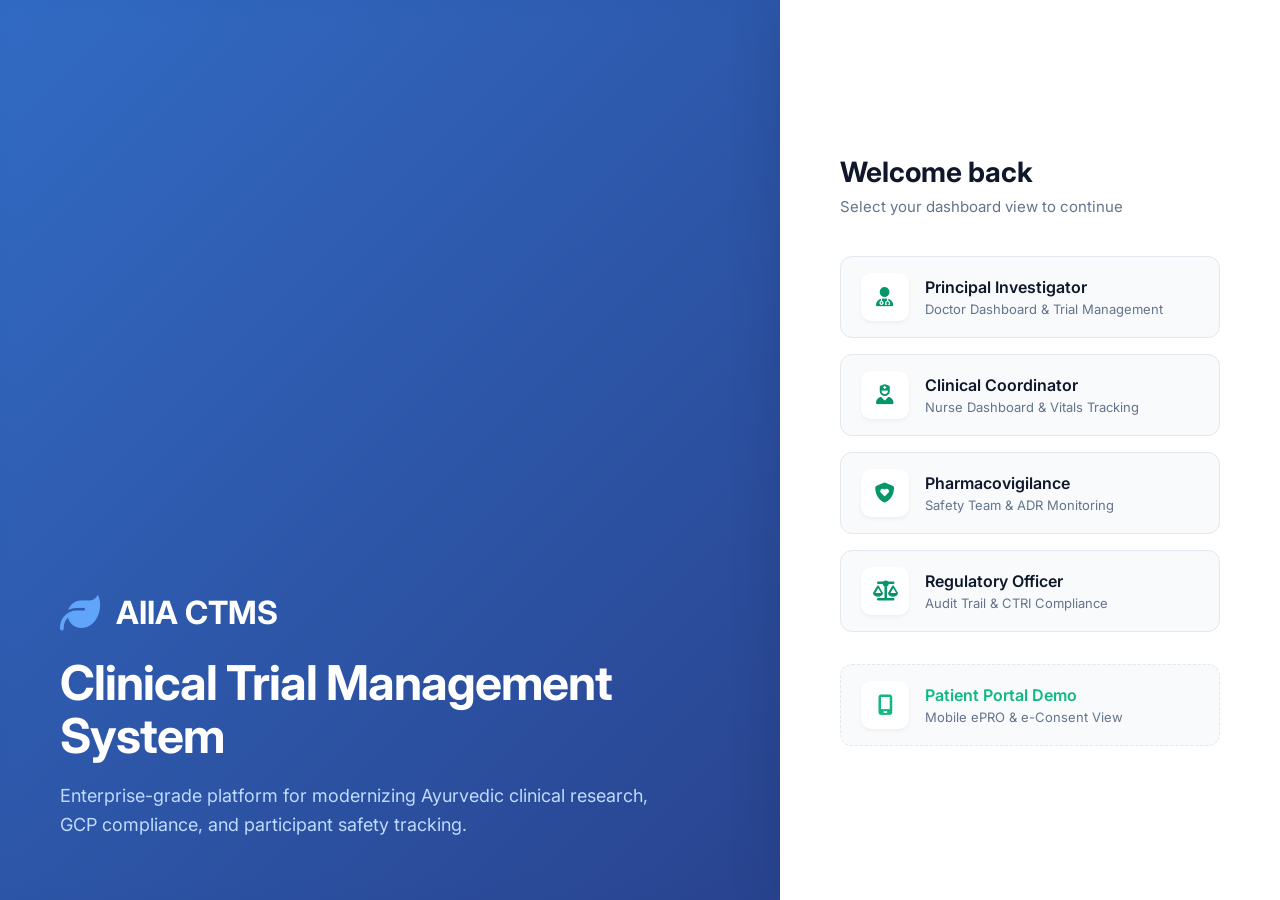
<file: index.html>
<!DOCTYPE html>
<html lang="en">
<head>
    <meta charset="UTF-8">
    <meta name="viewport" content="width=device-width, initial-scale=1.0">
    <title>AIIA CTMS - Select Your Role</title>
    <link rel="stylesheet" href="css/global.css">
    <link rel="stylesheet" href="https://cdnjs.cloudflare.com/ajax/libs/font-awesome/6.4.0/css/all.min.css">
    <style>
        body {
            margin: 0;
            padding: 0;
            font-family: 'Inter', -apple-system, BlinkMacSystemFont, "Segoe UI", sans-serif;
            background: var(--bg-app);
            height: 100vh;
            display: flex;
            overflow: hidden;
        }

        .split-layout {
            display: flex;
            width: 100%;
            height: 100%;
        }

        /* Left Side: Brand Image */
        .brand-panel {
            flex: 1;
            position: relative;
            background: url('https://images.unsplash.com/photo-1576091160399-112ba8d25d1d?ixlib=rb-4.0.3&auto=format&fit=crop&w=2000&q=80') center/cover no-repeat;
            display: flex;
            flex-direction: column;
            justify-content: flex-end;
            padding: 60px;
            color: white;
            box-shadow: inset -10px 0 30px rgba(0,0,0,0.1);
        }

        .brand-panel::before {
            content: '';
            position: absolute;
            inset: 0;
            background: linear-gradient(135deg, rgba(15, 82, 186, 0.85) 0%, rgba(30, 58, 138, 0.95) 100%);
            z-index: 1;
        }

        .brand-content {
            position: relative;
            z-index: 2;
            max-width: 600px;
        }

        .brand-logo-large {
            display: flex;
            align-items: center;
            gap: 16px;
            font-size: 32px;
            font-weight: 700;
            margin-bottom: 24px;
        }

        .brand-logo-large i {
            color: #60A5FA;
            font-size: 40px;
        }

        .brand-content h1 {
            font-size: 48px;
            font-weight: 700;
            line-height: 1.1;
            margin: 0 0 20px 0;
            letter-spacing: -1px;
        }

        .brand-content p {
            font-size: 18px;
            line-height: 1.6;
            color: #BFDBFE;
            margin: 0;
        }

        /* Right Side: Role Selection */
        .login-panel {
            width: 500px;
            background: white;
            display: flex;
            flex-direction: column;
            justify-content: center;
            padding: 60px;
            box-shadow: -20px 0 40px rgba(0,0,0,0.05);
            z-index: 2;
        }

        .login-header {
            margin-bottom: 40px;
        }

        .login-header h2 {
            font-size: 28px;
            font-weight: 700;
            color: var(--text-main);
            margin: 0 0 8px 0;
        }

        .login-header p {
            color: var(--text-muted);
            font-size: 15px;
            margin: 0;
        }

        .role-grid {
            display: flex;
            flex-direction: column;
            gap: 16px;
        }

        .role-card {
            display: flex;
            align-items: center;
            gap: 16px;
            padding: 16px 20px;
            background: var(--bg-app);
            border: 1px solid var(--border-subtle);
            border-radius: 12px;
            text-decoration: none;
            color: var(--text-main);
            transition: all 0.2s ease;
            position: relative;
            overflow: hidden;
        }

        .role-card:hover {
            border-color: var(--primary-accent);
            background: #EFF6FF;
            transform: translateY(-2px);
            box-shadow: 0 8px 16px rgba(15, 82, 186, 0.08);
        }

        .role-card::after {
            content: '\f105';
            font-family: 'Font Awesome 6 Free';
            font-weight: 900;
            position: absolute;
            right: 20px;
            color: var(--primary-accent);
            opacity: 0;
            transform: translateX(-10px);
            transition: all 0.2s ease;
        }

        .role-card:hover::after {
            opacity: 1;
            transform: translateX(0);
        }

        .role-icon {
            width: 48px;
            height: 48px;
            background: white;
            border-radius: 10px;
            display: flex;
            align-items: center;
            justify-content: center;
            font-size: 20px;
            color: var(--primary-accent);
            box-shadow: 0 2px 4px rgba(0,0,0,0.05);
            flex-shrink: 0;
            transition: all 0.2s ease;
        }

        .role-card:hover .role-icon {
            background: var(--primary-accent);
            color: white;
        }

        .role-info h3 {
            margin: 0 0 4px 0;
            font-size: 16px;
            font-weight: 600;
        }

        .role-info p {
            margin: 0;
            font-size: 13px;
            color: var(--text-muted);
        }

        @media (max-width: 1024px) {
            .brand-panel {
                display: none;
            }
            .login-panel {
                width: 100%;
                align-items: center;
            }
            .login-container {
                width: 100%;
                max-width: 440px;
            }
        }
    </style>
</head>
<body>

    <div class="split-layout">
        
        <!-- Left Side: Brand Imagery -->
        <div class="brand-panel">
            <div class="brand-content">
                <div class="brand-logo-large">
                    <i class="fa-solid fa-leaf"></i> AIIA CTMS
                </div>
                <h1>Clinical Trial Management System</h1>
                <p>Enterprise-grade platform for modernizing Ayurvedic clinical research, GCP compliance, and participant safety tracking.</p>
            </div>
        </div>

        <!-- Right Side: Role Selector -->
        <div class="login-panel">
            <div class="login-container">
                <div class="login-header">
                    <h2>Welcome back</h2>
                    <p>Select your dashboard view to continue</p>
                </div>

                <div class="role-grid">
                    <a href="dashboards/doctor-dashboard.html" class="role-card">
                        <div class="role-icon">
                            <i class="fa-solid fa-user-doctor"></i>
                        </div>
                        <div class="role-info">
                            <h3>Principal Investigator</h3>
                            <p>Doctor Dashboard & Trial Management</p>
                        </div>
                    </a>

                    <a href="dashboards/nurse-dashboard.html" class="role-card">
                        <div class="role-icon">
                            <i class="fa-solid fa-user-nurse"></i>
                        </div>
                        <div class="role-info">
                            <h3>Clinical Coordinator</h3>
                            <p>Nurse Dashboard & Vitals Tracking</p>
                        </div>
                    </a>

                    <a href="dashboards/safety-dashboard.html" class="role-card">
                        <div class="role-icon">
                            <i class="fa-solid fa-shield-heart"></i>
                        </div>
                        <div class="role-info">
                            <h3>Pharmacovigilance</h3>
                            <p>Safety Team & ADR Monitoring</p>
                        </div>
                    </a>

                    <a href="dashboards/regulatory-dashboard.html" class="role-card">
                        <div class="role-icon">
                            <i class="fa-solid fa-scale-balanced"></i>
                        </div>
                        <div class="role-info">
                            <h3>Regulatory Officer</h3>
                            <p>Audit Trail & CTRI Compliance</p>
                        </div>
                    </a>

                    <a href="dashboards/patient-portal.html" class="role-card" style="margin-top: 16px; border-style: dashed; border-color: var(--border-subtle);">
                        <div class="role-icon" style="color: var(--success-green);">
                            <i class="fa-solid fa-mobile-screen"></i>
                        </div>
                        <div class="role-info">
                            <h3 style="color: var(--success-green);">Patient Portal Demo</h3>
                            <p>Mobile ePRO & e-Consent View</p>
                        </div>
                    </a>
                </div>
            </div>
        </div>

    </div>

</body>
</html>
</file>
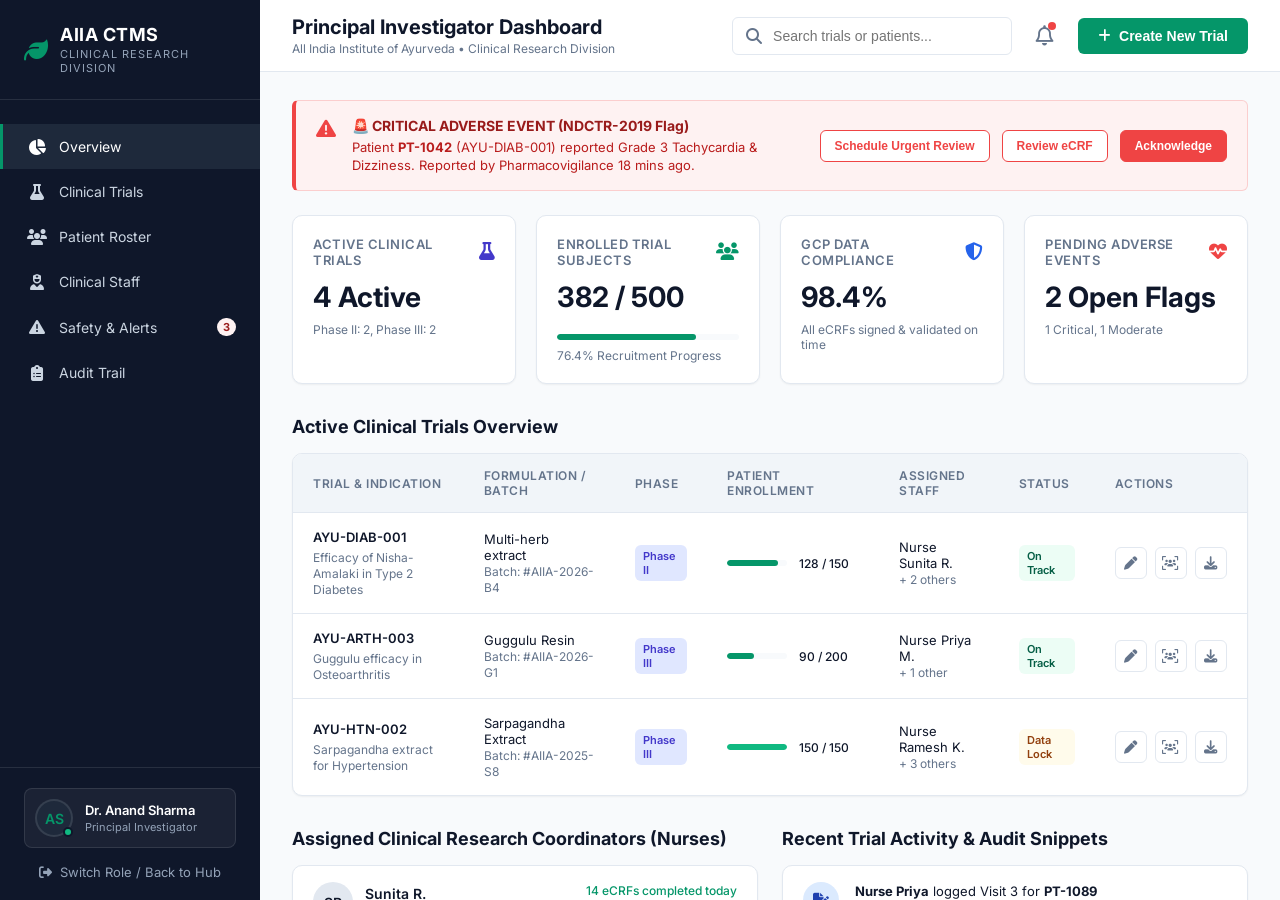
<file: dashboards/doctor-dashboard.html>
<!DOCTYPE html>
<html lang="en">

<head>
    <meta charset="UTF-8">
    <meta name="viewport" content="width=device-width, initial-scale=1.0">
    <title>PI Dashboard | AIIA CTMS</title>
    <!-- Google Fonts -->
    <link href="https://fonts.googleapis.com/css2?family=Inter:wght@300;400;500;600;700&display=swap" rel="stylesheet">
    <!-- FontAwesome for Icons -->
    <link rel="stylesheet" href="https://cdnjs.cloudflare.com/ajax/libs/font-awesome/6.4.0/css/all.min.css">

    <link rel="stylesheet" href="../css/global.css">
</head>

<body>

    <!-- 1. Sidebar Navigation -->
    <aside class="sidebar">
        <div class="sidebar-header">
            <i class="fa-solid fa-leaf"></i>
            <div>
                <div class="sidebar-title">AIIA CTMS</div>
                <div class="sidebar-subtitle">CLINICAL RESEARCH DIVISION</div>
            </div>
        </div>

        <nav class="nav-menu">
            <a class="nav-item active" onclick="switchView('view-overview', this)">
                <i class="fa-solid fa-chart-pie"></i> Overview
            </a>
            <a class="nav-item" onclick="switchView('view-clinical-trials', this)">
                <i class="fa-solid fa-flask"></i> Clinical Trials
            </a>
            <a class="nav-item" onclick="switchView('view-patient-roster', this)">
                <i class="fa-solid fa-users"></i> Patient Roster
            </a>
            <a class="nav-item" onclick="switchView('view-clinical-staff', this)">
                <i class="fa-solid fa-user-nurse"></i> Clinical Staff
            </a>
            <a class="nav-item" onclick="switchView('view-safety-alerts', this)">
                <i class="fa-solid fa-triangle-exclamation"></i> Safety & Alerts
                <span class="badge-danger" id="nav-alert-badge">3</span>
            </a>
            <a class="nav-item" onclick="switchView('view-audit-trail', this)">
                <i class="fa-solid fa-clipboard-list"></i> Audit Trail
            </a>
        </nav>

        <div class="sidebar-footer">
            <div class="user-profile">
                <div class="avatar-container">
                    <div class="avatar">AS</div>
                    <div class="status-dot"></div>
                </div>
                <div class="user-info">
                    <h4>Dr. Anand Sharma</h4>
                    <p>Principal Investigator</p>
                </div>
            </div>
            <a href="../index.html" class="switch-role-btn">
                <i class="fa-solid fa-right-from-bracket"></i> Switch Role / Back to Hub
            </a>
        </div>
    </aside>

    <!-- Main Content wrapper -->
    <main class="main-content">

        <!-- 2. Top Header Bar -->
        <header class="header">
            <div class="header-title">
                <h1>Principal Investigator Dashboard</h1>
                <p>All India Institute of Ayurveda • Clinical Research Division</p>
            </div>
            <div class="header-controls">
                <div class="search-bar">
                    <i class="fa-solid fa-search"></i>
                    <input type="text" id="trialSearch" placeholder="Search trials or patients...">
                </div>
                <div class="notification-bell" title="Notifications">
                    <i class="fa-regular fa-bell"></i>
                    <div class="bell-pulse" id="bell-indicator"></div>
                </div>
                <button class="btn-primary" id="btn-new-trial">
                    <i class="fa-solid fa-plus"></i> Create New Trial
                </button>
            </div>
        </header>

        <!-- Scrollable Content Area -->
        <div class="content-area">

            <!-- VIEW 1: OVERVIEW (Active by default) -->
            <section id="view-overview" class="dashboard-view active">

                <!-- High-Priority Safety Alert Banner -->
                <div class="alert-banner" id="pharmacovigilance-alert">
                    <div class="alert-content">
                        <i class="fa-solid fa-triangle-exclamation alert-icon"></i>
                        <div class="alert-text">
                            <h4>🚨 CRITICAL ADVERSE EVENT (NDCTR-2019 Flag)</h4>
                            <p>Patient <strong>PT-1042</strong> (AYU-DIAB-001) reported Grade 3 Tachycardia & Dizziness.
                                Reported by Pharmacovigilance 18 mins ago.</p>
                        </div>
                    </div>
                    <div class="alert-actions">
                        <button class="btn-alert">Schedule Urgent Review</button>
                        <button class="btn-alert">Review eCRF</button>
                        <button class="btn-alert-solid" id="btn-ack-alert">Acknowledge</button>
                    </div>
                </div>

                <!-- KPI Stat Summary Cards -->
                <div class="kpi-grid">
                    <div class="kpi-card">
                        <div class="kpi-header">
                            <h3>Active Clinical Trials</h3>
                            <i class="fa-solid fa-flask" style="color: #4338CA;"></i>
                        </div>
                        <div class="kpi-value" id="kpi-trials-count">4 Active</div>
                        <div class="kpi-subtitle">Phase II: 2, Phase III: 2</div>
                    </div>
                    <div class="kpi-card">
                        <div class="kpi-header">
                            <h3>Enrolled Trial Subjects</h3>
                            <i class="fa-solid fa-users" style="color: #059669;"></i>
                        </div>
                        <div class="kpi-value">382 / 500</div>
                        <div class="progress-container">
                            <div class="progress-bar" style="width: 76.4%;"></div>
                        </div>
                        <div class="kpi-subtitle" style="margin-top: 8px;">76.4% Recruitment Progress</div>
                    </div>
                    <div class="kpi-card">
                        <div class="kpi-header">
                            <h3>GCP Data Compliance</h3>
                            <i class="fa-solid fa-shield-halved" style="color: #2563EB;"></i>
                        </div>
                        <div class="kpi-value">98.4%</div>
                        <div class="kpi-subtitle">All eCRFs signed & validated on time</div>
                    </div>
                    <div class="kpi-card">
                        <div class="kpi-header">
                            <h3>Pending Adverse Events</h3>
                            <i class="fa-solid fa-heart-pulse" style="color: #EF4444;"></i>
                        </div>
                        <div class="kpi-value" id="kpi-flags-count">2 Open Flags</div>
                        <div class="kpi-subtitle">1 Critical, 1 Moderate</div>
                    </div>
                </div>

                <!-- Main Section: Active Clinical Trials Overview -->
                <div class="section-header">
                    <h2>Active Clinical Trials Overview</h2>
                </div>
                <div class="card">
                    <table id="trials-table">
                        <thead>
                            <tr>
                                <th>Trial & Indication</th>
                                <th>Formulation / Batch</th>
                                <th>Phase</th>
                                <th>Patient Enrollment</th>
                                <th>Assigned Staff</th>
                                <th>Status</th>
                                <th>Actions</th>
                            </tr>
                        </thead>
                        <tbody id="trials-tbody">
                            <tr>
                                <td>
                                    <span class="trial-code">AYU-DIAB-001</span>
                                    <span class="trial-name">Efficacy of Nisha-Amalaki in Type 2 Diabetes</span>
                                </td>
                                <td>Multi-herb extract<br><span class="trial-name">Batch: #AIIA-2026-B4</span></td>
                                <td><span class="badge badge-phase">Phase II</span></td>
                                <td>
                                    <div class="table-progress">
                                        <div class="progress-container" style="margin-top: 0; width: 60px;">
                                            <div class="progress-bar" style="width: 85%;"></div>
                                        </div>
                                        <span class="table-progress-text">128 / 150</span>
                                    </div>
                                </td>
                                <td>Nurse Sunita R.<br><span class="trial-name">+ 2 others</span></td>
                                <td><span class="badge badge-status-green">On Track</span></td>
                                <td>
                                    <div class="action-btns">
                                        <button class="btn-icon" title="Manage Trial"><i
                                                class="fa-solid fa-pen"></i></button>
                                        <button class="btn-icon" title="Patient Roster"><i
                                                class="fa-solid fa-users-viewfinder"></i></button>
                                        <button class="btn-icon" title="Export CTRI Summary"><i
                                                class="fa-solid fa-download"></i></button>
                                    </div>
                                </td>
                            </tr>
                            <tr>
                                <td>
                                    <span class="trial-code">AYU-ARTH-003</span>
                                    <span class="trial-name">Guggulu efficacy in Osteoarthritis</span>
                                </td>
                                <td>Guggulu Resin<br><span class="trial-name">Batch: #AIIA-2026-G1</span></td>
                                <td><span class="badge badge-phase">Phase III</span></td>
                                <td>
                                    <div class="table-progress">
                                        <div class="progress-container" style="margin-top: 0; width: 60px;">
                                            <div class="progress-bar" style="width: 45%;"></div>
                                        </div>
                                        <span class="table-progress-text">90 / 200</span>
                                    </div>
                                </td>
                                <td>Nurse Priya M.<br><span class="trial-name">+ 1 other</span></td>
                                <td><span class="badge badge-status-green">On Track</span></td>
                                <td>
                                    <div class="action-btns">
                                        <button class="btn-icon" title="Manage Trial"><i
                                                class="fa-solid fa-pen"></i></button>
                                        <button class="btn-icon" title="Patient Roster"><i
                                                class="fa-solid fa-users-viewfinder"></i></button>
                                        <button class="btn-icon" title="Export CTRI Summary"><i
                                                class="fa-solid fa-download"></i></button>
                                    </div>
                                </td>
                            </tr>
                            <tr>
                                <td>
                                    <span class="trial-code">AYU-HTN-002</span>
                                    <span class="trial-name">Sarpagandha extract for Hypertension</span>
                                </td>
                                <td>Sarpagandha Extract<br><span class="trial-name">Batch: #AIIA-2025-S8</span></td>
                                <td><span class="badge badge-phase">Phase III</span></td>
                                <td>
                                    <div class="table-progress">
                                        <div class="progress-container" style="margin-top: 0; width: 60px;">
                                            <div class="progress-bar" style="width: 100%; background-color: #10B981;">
                                            </div>
                                        </div>
                                        <span class="table-progress-text">150 / 150</span>
                                    </div>
                                </td>
                                <td>Nurse Ramesh K.<br><span class="trial-name">+ 3 others</span></td>
                                <td><span class="badge badge-status-yellow">Data Lock</span></td>
                                <td>
                                    <div class="action-btns">
                                        <button class="btn-icon" title="Manage Trial"><i
                                                class="fa-solid fa-pen"></i></button>
                                        <button class="btn-icon" title="Patient Roster"><i
                                                class="fa-solid fa-users-viewfinder"></i></button>
                                        <button class="btn-icon" title="Export CTRI Summary"><i
                                                class="fa-solid fa-download"></i></button>
                                    </div>
                                </td>
                            </tr>
                        </tbody>
                    </table>
                </div>

                <!-- Secondary Section: Two-Column Split -->
                <div class="split-grid">
                    <!-- Left Column -->
                    <div>
                        <div class="section-header">
                            <h2>Assigned Clinical Research Coordinators (Nurses)</h2>
                        </div>
                        <div class="card">
                            <ul class="list-group">
                                <li class="list-item">
                                    <div class="nurse-info">
                                        <div class="nurse-avatar">SR</div>
                                        <div class="nurse-details">
                                            <h4>Sunita R.</h4>
                                            <p>Assigned: AYU-DIAB-001</p>
                                        </div>
                                    </div>
                                    <div style="text-align: right;">
                                        <div class="nurse-status">14 eCRFs completed today</div>
                                        <button class="btn-text">Reassign</button>
                                    </div>
                                </li>
                                <li class="list-item">
                                    <div class="nurse-info">
                                        <div class="nurse-avatar">PM</div>
                                        <div class="nurse-details">
                                            <h4>Priya M.</h4>
                                            <p>Assigned: AYU-ARTH-003</p>
                                        </div>
                                    </div>
                                    <div style="text-align: right;">
                                        <div class="nurse-status">8 eCRFs completed today</div>
                                        <button class="btn-text">Reassign</button>
                                    </div>
                                </li>
                                <li class="list-item">
                                    <div class="nurse-info">
                                        <div class="nurse-avatar">RK</div>
                                        <div class="nurse-details">
                                            <h4>Ramesh K.</h4>
                                            <p>Assigned: AYU-HTN-002</p>
                                        </div>
                                    </div>
                                    <div style="text-align: right;">
                                        <div class="nurse-status">Data cleanup phase</div>
                                        <button class="btn-text">Reassign</button>
                                    </div>
                                </li>
                            </ul>
                        </div>
                    </div>

                    <!-- Right Column -->
                    <div>
                        <div class="section-header">
                            <h2>Recent Trial Activity & Audit Snippets</h2>
                        </div>
                        <div class="card">
                            <ul class="activity-feed">
                                <li class="activity-item">
                                    <div class="activity-icon bg-blue-light">
                                        <i class="fa-solid fa-file-signature"></i>
                                    </div>
                                    <div class="activity-content">
                                        <p><strong>Nurse Priya</strong> logged Visit 3 for <strong>PT-1089</strong></p>
                                        <span>2 hours ago • AYU-ARTH-003</span>
                                    </div>
                                </li>
                                <li class="activity-item">
                                    <div class="activity-icon bg-green-light">
                                        <i class="fa-solid fa-check-double"></i>
                                    </div>
                                    <div class="activity-content">
                                        <p>CTRI approval validated for <strong>AYU-ARTH-003</strong></p>
                                        <span>5 hours ago • Regulatory</span>
                                    </div>
                                </li>
                                <li class="activity-item">
                                    <div class="activity-icon bg-red-light">
                                        <i class="fa-solid fa-triangle-exclamation"></i>
                                    </div>
                                    <div class="activity-content">
                                        <p>Safety team escalated adverse reaction for <strong>PT-1042</strong></p>
                                        <span>18 mins ago • Pharmacovigilance</span>
                                    </div>
                                </li>
                            </ul>
                        </div>
                    </div>
                </div> <!-- End Split Grid -->
            </section>

            <!-- VIEW 2: CLINICAL TRIALS -->
            <section id="view-clinical-trials" class="dashboard-view">
                <div class="section-header">
                    <h2>Clinical Trials Board</h2>
                    <button class="btn-secondary"
                        onclick="document.getElementById('new-trial-modal').classList.add('active')"><i
                            class="fa-solid fa-plus"></i> New Protocol</button>
                </div>
                <div class="kanban-board">
                    <div class="kanban-column">
                        <div class="kanban-header">
                            <span>Phase I (Safety)</span>
                            <span class="badge badge-phase">1 Trial</span>
                        </div>
                        <div class="kanban-card">
                            <span class="badge"
                                style="background: #E0E7FF; color: #4338CA; margin-bottom: 8px;">Recruiting</span>
                            <h4>AYU-TOX-001</h4>
                            <p>Safety profile of new Rasayana</p>
                            <div style="margin-top: 12px; font-size: 11px; color: var(--text-light);"><i
                                    class="fa-solid fa-users"></i> 12 / 20 Enrolled</div>
                        </div>
                    </div>
                    <div class="kanban-column">
                        <div class="kanban-header">
                            <span>Phase II (Efficacy)</span>
                            <span class="badge badge-phase">2 Trials</span>
                        </div>
                        <div class="kanban-card">
                            <span class="badge"
                                style="background: #D1FAE5; color: #065F46; margin-bottom: 8px;">Active</span>
                            <h4>AYU-DIAB-001</h4>
                            <p>Nisha-Amalaki in Type 2 Diabetes</p>
                            <div style="margin-top: 12px; font-size: 11px; color: var(--text-light);"><i
                                    class="fa-solid fa-users"></i> 128 / 150 Enrolled</div>
                        </div>
                        <div class="kanban-card">
                            <span class="badge"
                                style="background: #D1FAE5; color: #065F46; margin-bottom: 8px;">Active</span>
                            <h4>AYU-ASTH-004</h4>
                            <p>Vasa Adhatoda in Mild Asthma</p>
                            <div style="margin-top: 12px; font-size: 11px; color: var(--text-light);"><i
                                    class="fa-solid fa-users"></i> 45 / 80 Enrolled</div>
                        </div>
                    </div>
                    <div class="kanban-column">
                        <div class="kanban-header">
                            <span>Phase III (Comparative)</span>
                            <span class="badge badge-phase">2 Trials</span>
                        </div>
                        <div class="kanban-card">
                            <span class="badge" style="background: #FEF3C7; color: #92400E; margin-bottom: 8px;">Data
                                Lock</span>
                            <h4>AYU-HTN-002</h4>
                            <p>Sarpagandha extract for Hypertension</p>
                            <div style="margin-top: 12px; font-size: 11px; color: var(--text-light);"><i
                                    class="fa-solid fa-users"></i> 150 / 150 Enrolled</div>
                        </div>
                        <div class="kanban-card">
                            <span class="badge"
                                style="background: #D1FAE5; color: #065F46; margin-bottom: 8px;">Active</span>
                            <h4>AYU-ARTH-003</h4>
                            <p>Guggulu efficacy in Osteoarthritis</p>
                            <div style="margin-top: 12px; font-size: 11px; color: var(--text-light);"><i
                                    class="fa-solid fa-users"></i> 90 / 200 Enrolled</div>
                        </div>
                    </div>
                    <div class="kanban-column">
                        <div class="kanban-header">
                            <span>Completed / Export Ready</span>
                            <span class="badge badge-phase">1 Trial</span>
                        </div>
                        <div class="kanban-card">
                            <span class="badge"
                                style="background: #F1F5F9; color: #475569; margin-bottom: 8px;">Archived</span>
                            <h4>AYU-SKIN-001</h4>
                            <p>Neem extract for Acne Vulgaris</p>
                            <div style="margin-top: 12px; font-size: 11px; color: var(--text-light);"><i
                                    class="fa-solid fa-check-circle"></i> CTRI Exported</div>
                        </div>
                    </div>
                </div>
            </section>

            <!-- VIEW 3: PATIENT ROSTER -->
            <section id="view-patient-roster" class="dashboard-view">
                <div class="section-header">
                    <h2>Patient Roster</h2>
                    <button class="btn-primary"><i class="fa-solid fa-user-plus"></i> Enroll Patient</button>
                </div>
                <div class="filter-bar">
                    <div class="search-bar">
                        <i class="fa-solid fa-search"></i>
                        <input type="text" placeholder="Search Patient ID...">
                    </div>
                    <select>
                        <option value="all">Filter by Trial: All Trials</option>
                        <option value="AYU-DIAB-001">AYU-DIAB-001</option>
                        <option value="AYU-ARTH-003">AYU-ARTH-003</option>
                        <option value="AYU-HTN-002">AYU-HTN-002</option>
                    </select>
                </div>
                <div class="card">
                    <table style="width: 100%;">
                        <thead>
                            <tr>
                                <th>Patient ID</th>
                                <th>Assigned Trial</th>
                                <th>Prakriti Type</th>
                                <th>Current Status</th>
                                <th>Last Visit Date</th>
                                <th>Actions</th>
                            </tr>
                        </thead>
                        <tbody>
                            <tr>
                                <td><strong>PT-1042</strong></td>
                                <td>AYU-DIAB-001</td>
                                <td>Kapha-Pitta</td>
                                <td><span class="badge badge-status-green">Active</span></td>
                                <td>10 Sep 2026</td>
                                <td><button class="btn-text">View eCRF</button></td>
                            </tr>
                            <tr>
                                <td><strong>PT-1089</strong></td>
                                <td>AYU-ARTH-003</td>
                                <td>Vata-Kapha</td>
                                <td><span class="badge badge-status-green">Active</span></td>
                                <td>08 Sep 2026</td>
                                <td><button class="btn-text">View eCRF</button></td>
                            </tr>
                            <tr>
                                <td><strong>PT-0912</strong></td>
                                <td>AYU-HTN-002</td>
                                <td>Pitta</td>
                                <td><span class="badge" style="background: #FEE2E2; color: #991B1B;">Dropped</span></td>
                                <td>25 Aug 2026</td>
                                <td><button class="btn-text">View eCRF</button></td>
                            </tr>
                            <tr>
                                <td><strong>PT-1105</strong></td>
                                <td>AYU-ASTH-004</td>
                                <td>Vata</td>
                                <td><span class="badge badge-status-green">Active</span></td>
                                <td>09 Sep 2026</td>
                                <td><button class="btn-text">View eCRF</button></td>
                            </tr>
                        </tbody>
                    </table>
                </div>
            </section>

            <!-- VIEW 4: CLINICAL STAFF -->
            <section id="view-clinical-staff" class="dashboard-view">
                <div class="section-header">
                    <h2>Clinical Staff Directory</h2>
                    <button class="btn-secondary"><i class="fa-solid fa-user-plus"></i> Add Staff</button>
                </div>
                <div class="staff-grid">
                    <div class="staff-card">
                        <div class="avatar avatar">SR</div>
                        <h4>Nurse Sunita R.</h4>
                        <p>Active Workload: Assigned to 42 Patients</p>
                        <div style="margin-bottom: 16px;"><span class="badge badge-status-green">Online</span></div>
                        <button class="btn-secondary" style="width: 100%;">Reassign Workload</button>
                    </div>
                    <div class="staff-card">
                        <div class="avatar avatar">PM</div>
                        <h4>Nurse Priya M.</h4>
                        <p>Active Workload: Assigned to 35 Patients</p>
                        <div style="margin-bottom: 16px;"><span class="badge badge-status-green">Online</span></div>
                        <button class="btn-secondary" style="width: 100%;">Reassign Workload</button>
                    </div>
                    <div class="staff-card">
                        <div class="avatar avatar">RK</div>
                        <h4>Nurse Ramesh K.</h4>
                        <p>Active Workload: Assigned to 50 Patients</p>
                        <div style="margin-bottom: 16px;"><span class="badge"
                                style="background: #F1F5F9; color: #64748B;">Offline</span></div>
                        <button class="btn-secondary" style="width: 100%;">Reassign Workload</button>
                    </div>
                    <div class="staff-card">
                        <div class="avatar avatar">AN</div>
                        <h4>Coordinator Anjali N.</h4>
                        <p>Active Workload: Assigned to 18 Patients</p>
                        <div style="margin-bottom: 16px;"><span class="badge badge-status-green">Online</span></div>
                        <button class="btn-secondary" style="width: 100%;">Reassign Workload</button>
                    </div>
                </div>
            </section>

            <!-- VIEW 5: SAFETY ALERTS -->
            <section id="view-safety-alerts" class="dashboard-view">
                <div class="section-header">
                    <h2>Pharmacovigilance Triage Inbox</h2>
                </div>
                <div class="triage-section">
                    <h3 style="margin-bottom: 16px; color: var(--danger); font-size: 16px;"><i
                            class="fa-solid fa-triangle-exclamation"></i> Unresolved Alerts (2)</h3>

                    <div class="alert-row">
                        <div class="alert-text">
                            <h4 style="color: #991B1B; font-size: 15px; margin-bottom: 4px;">Grade 3 Tachycardia &
                                Dizziness</h4>
                            <p style="color: #475569;">Patient <strong>PT-1042</strong> (AYU-DIAB-001) • Reported 18
                                mins ago</p>
                        </div>
                        <button class="btn-primary" style="background: var(--danger);"><i class="fa-solid fa-bolt"></i>
                            Review & Escalate</button>
                    </div>

                    <div class="alert-row" style="border-left-color: var(--warning);">
                        <div class="alert-text">
                            <h4 style="color: #B45309; font-size: 15px; margin-bottom: 4px;">Mild Allergic Rash (Grade
                                1)</h4>
                            <p style="color: #475569;">Patient <strong>PT-1089</strong> (AYU-ARTH-003) • Reported 2
                                hours ago</p>
                        </div>
                        <button class="btn-primary" style="background: var(--warning); border-color: var(--warning);"><i
                                class="fa-solid fa-bolt"></i> Review & Escalate</button>
                    </div>
                </div>

                <div class="triage-section">
                    <h3 style="margin-bottom: 16px; color: var(--text-light); font-size: 16px;"><i
                            class="fa-solid fa-check-double"></i> Resolved / Acknowledged Alerts</h3>

                    <div class="alert-row resolved">
                        <div class="alert-text">
                            <h4 style="font-size: 15px; margin-bottom: 4px;">Nausea Post-Dosage</h4>
                            <p style="color: #64748B;">Patient <strong>PT-0912</strong> (AYU-HTN-002) • Resolved on 05
                                Sep 2026</p>
                        </div>
                        <span class="badge"
                            style="background: #E2E8F0; color: #475569; padding: 6px 12px;">Acknowledged</span>
                    </div>
                    <div class="alert-row resolved">
                        <div class="alert-text">
                            <h4 style="font-size: 15px; margin-bottom: 4px;">Elevated Liver Enzymes (Grade 2)</h4>
                            <p style="color: #64748B;">Patient <strong>PT-0855</strong> (AYU-DIAB-001) • Resolved on 28
                                Aug 2026</p>
                        </div>
                        <span class="badge"
                            style="background: #E2E8F0; color: #475569; padding: 6px 12px;">Acknowledged</span>
                    </div>
                </div>
            </section>

            <!-- VIEW 6: AUDIT TRAIL -->
            <section id="view-audit-trail" class="dashboard-view">
                <div class="section-header">
                    <h2>GCP Audit Trail</h2>
                    <button class="btn-secondary"><i class="fa-solid fa-download"></i> Export Log (PDF)</button>
                </div>
                <div class="audit-table-wrapper">
                    <table class="audit-table" style="width: 100%; border-collapse: collapse;">
                        <thead>
                            <tr>
                                <th
                                    style="padding: 12px; text-align: left; border-bottom: 1px solid var(--border-color);">
                                    Timestamp (UTC)</th>
                                <th
                                    style="padding: 12px; text-align: left; border-bottom: 1px solid var(--border-color);">
                                    User ID / Role</th>
                                <th
                                    style="padding: 12px; text-align: left; border-bottom: 1px solid var(--border-color);">
                                    Action Performed</th>
                                <th
                                    style="padding: 12px; text-align: left; border-bottom: 1px solid var(--border-color);">
                                    Old Value</th>
                                <th
                                    style="padding: 12px; text-align: left; border-bottom: 1px solid var(--border-color);">
                                    New Value</th>
                            </tr>
                        </thead>
                        <tbody>
                            <tr>
                                <td style="padding: 12px; border-bottom: 1px solid var(--border-color);">2026-09-10
                                    17:15:32</td>
                                <td style="padding: 12px; border-bottom: 1px solid var(--border-color);">NURSE_PRIYA
                                    (Coordinator)</td>
                                <td style="padding: 12px; border-bottom: 1px solid var(--border-color);">Updated eCRF
                                    Vitals [PT-1089]</td>
                                <td style="padding: 12px; border-bottom: 1px solid var(--border-color);">BP: 120/80</td>
                                <td
                                    style="padding: 12px; border-bottom: 1px solid var(--border-color); color: var(--accent-dark);">
                                    BP: 125/82</td>
                            </tr>
                            <tr>
                                <td style="padding: 12px; border-bottom: 1px solid var(--border-color);">2026-09-10
                                    15:42:10</td>
                                <td style="padding: 12px; border-bottom: 1px solid var(--border-color);">DR_ASHARMA
                                    (Principal Inv.)</td>
                                <td style="padding: 12px; border-bottom: 1px solid var(--border-color);">Acknowledged
                                    Safety Alert</td>
                                <td style="padding: 12px; border-bottom: 1px solid var(--border-color);">Status: OPEN
                                </td>
                                <td
                                    style="padding: 12px; border-bottom: 1px solid var(--border-color); color: var(--accent-dark);">
                                    Status: ACKNOWLEDGED</td>
                            </tr>
                            <tr>
                                <td style="padding: 12px; border-bottom: 1px solid var(--border-color);">2026-09-09
                                    11:20:05</td>
                                <td style="padding: 12px; border-bottom: 1px solid var(--border-color);">REG_ADMIN
                                    (Regulatory)</td>
                                <td style="padding: 12px; border-bottom: 1px solid var(--border-color);">Modified Trial
                                    Protocol [AYU-ARTH-003]</td>
                                <td style="padding: 12px; border-bottom: 1px solid var(--border-color);">Version 1.2
                                </td>
                                <td
                                    style="padding: 12px; border-bottom: 1px solid var(--border-color); color: var(--accent-dark);">
                                    Version 1.3</td>
                            </tr>
                            <tr>
                                <td style="padding: 12px; border-bottom: 1px solid var(--border-color);">2026-09-08
                                    09:10:45</td>
                                <td style="padding: 12px; border-bottom: 1px solid var(--border-color);">NURSE_SUNITA
                                    (Coordinator)</td>
                                <td style="padding: 12px; border-bottom: 1px solid var(--border-color);">Enrolled New
                                    Subject</td>
                                <td style="padding: 12px; border-bottom: 1px solid var(--border-color);">N/A</td>
                                <td
                                    style="padding: 12px; border-bottom: 1px solid var(--border-color); color: var(--accent-dark);">
                                    PT-1043 Created</td>
                            </tr>
                        </tbody>
                    </table>
                </div>
            </section>

        </div> <!-- End Content Area -->
    </main>

    <!-- 7. Interactive Modals -->
    <!-- Create New Trial Modal -->
    <div class="modal-overlay" id="new-trial-modal">
        <div class="modal-content">
            <div class="modal-header">
                <h2>Create New Clinical Trial</h2>
                <button class="close-modal" id="btn-close-modal" title="Close"><i
                        class="fa-solid fa-xmark"></i></button>
            </div>
            <div class="modal-body">
                <form id="newTrialForm">
                    <div class="form-group">
                        <label class="form-label">Trial Title</label>
                        <input type="text" class="form-control" id="form-title"
                            placeholder="e.g. Efficacy of Herb in Disease" required>
                    </div>
                    <div class="form-row">
                        <div class="form-group">
                            <label class="form-label">CTRI Registration ID</label>
                            <input type="text" class="form-control" id="form-ctri" placeholder="e.g. CTRI/2026/01/0123"
                                required>
                        </div>
                        <div class="form-group">
                            <label class="form-label">Indication (Disease)</label>
                            <input type="text" class="form-control" id="form-indication"
                                placeholder="e.g. Diabetes Type 2" required>
                        </div>
                    </div>
                    <div class="form-group">
                        <label class="form-label">Formulation / Botanical Ingredients</label>
                        <input type="text" class="form-control" id="form-formulation"
                            placeholder="e.g. Multi-herb extract" required>
                    </div>
                    <div class="form-row">
                        <div class="form-group">
                            <label class="form-label">Target Sample Size</label>
                            <input type="number" class="form-control" id="form-sample" placeholder="e.g. 150" min="1"
                                required>
                        </div>
                        <div class="form-group">
                            <label class="form-label">Phase</label>
                            <select class="form-control" id="form-phase">
                                <option value="Phase I">Phase I</option>
                                <option value="Phase II" selected>Phase II</option>
                                <option value="Phase III">Phase III</option>
                                <option value="Phase IV">Phase IV</option>
                            </select>
                        </div>
                    </div>
                    <div class="form-group">
                        <label class="form-label">Primary Assigned Nurse</label>
                        <select class="form-control" id="form-nurse">
                            <option value="Nurse Sunita R.">Nurse Sunita R.</option>
                            <option value="Nurse Priya M.">Nurse Priya M.</option>
                            <option value="Nurse Ramesh K.">Nurse Ramesh K.</option>
                            <option value="Unassigned">Leave Unassigned</option>
                        </select>
                    </div>
                </form>
            </div>
            <div class="modal-footer">
                <button class="btn-secondary" id="btn-cancel-modal" type="button">Cancel</button>
                <button class="btn-primary" id="btn-submit-trial" type="button">Submit Protocol</button>
            </div>
        </div>
    </div>

    <!-- Toast Notification Container -->
    <div class="toast-container">
        <div class="toast" id="success-toast">
            <i class="fa-solid fa-circle-check"></i>
            <div class="toast-content">
                <h4>Trial Created Successfully</h4>
                <p>The clinical trial protocol has been initiated.</p>
            </div>
        </div>
    </div>

    <!-- Application Logic -->
    <script>
        // SPA View Switcher Function
        function switchView(viewId, element) {
            // Update active navigation link
            const navItems = document.querySelectorAll('.nav-item');
            navItems.forEach(nav => nav.classList.remove('active'));
            if (element) {
                element.classList.add('active');
            }

            // Hide all views
            const views = document.querySelectorAll('.dashboard-view');
            views.forEach(view => {
                view.classList.remove('active');
            });

            // Show target view
            const target = document.getElementById(viewId);
            if (target) {
                target.classList.add('active');
            }
        }

        document.addEventListener('DOMContentLoaded', () => {

            // DOM Elements
            const alertBanner = document.getElementById('pharmacovigilance-alert');
            const btnAckAlert = document.getElementById('btn-ack-alert');
            const navAlertBadge = document.getElementById('nav-alert-badge');
            const bellIndicator = document.getElementById('bell-indicator');
            const kpiFlagsCount = document.getElementById('kpi-flags-count');

            const btnNewTrial = document.getElementById('btn-new-trial');
            const modalOverlay = document.getElementById('new-trial-modal');
            const btnCloseModal = document.getElementById('btn-close-modal');
            const btnCancelModal = document.getElementById('btn-cancel-modal');
            const btnSubmitTrial = document.getElementById('btn-submit-trial');
            const newTrialForm = document.getElementById('newTrialForm');

            const searchInput = document.getElementById('trialSearch');
            const trialsTbody = document.getElementById('trials-tbody');

            const kpiTrialsCount = document.getElementById('kpi-trials-count');
            const successToast = document.getElementById('success-toast');

            let activeTrials = 4;

            // 1. Alert Banner Interaction (Dismissal)
            if (btnAckAlert) {
                btnAckAlert.addEventListener('click', () => {
                    alertBanner.style.transform = 'translateY(-10px)';
                    alertBanner.style.opacity = '0';
                    setTimeout(() => {
                        alertBanner.style.display = 'none';
                        // Update counters visually
                        if (navAlertBadge) navAlertBadge.textContent = '2';
                        if (kpiFlagsCount) {
                            kpiFlagsCount.textContent = '1 Open Flag';
                            kpiFlagsCount.nextElementSibling.textContent = '1 Moderate';
                        }
                        // Stop bell pulsing animation
                        if (bellIndicator) {
                            bellIndicator.style.animation = 'none';
                            bellIndicator.style.backgroundColor = 'transparent';
                            bellIndicator.classList.remove('bell-pulse');
                        }
                    }, 300);
                });
            }

            // 2. Modal Interactions
            const openModal = () => modalOverlay.classList.add('active');
            const closeModal = () => {
                modalOverlay.classList.remove('active');
                newTrialForm.reset();
            };

            btnNewTrial.addEventListener('click', openModal);
            btnCloseModal.addEventListener('click', closeModal);
            btnCancelModal.addEventListener('click', closeModal);

            // Close modal on clicking outside the modal content
            modalOverlay.addEventListener('click', (e) => {
                if (e.target === modalOverlay) closeModal();
            });

            // 3. Form Submission & Dynamic Table Row Creation
            btnSubmitTrial.addEventListener('click', () => {
                // Validate HTML5 form constraints
                if (!newTrialForm.checkValidity()) {
                    newTrialForm.reportValidity();
                    return;
                }

                // Extract values
                const title = document.getElementById('form-title').value;
                const indication = document.getElementById('form-indication').value;
                const formulation = document.getElementById('form-formulation').value;
                const sample = document.getElementById('form-sample').value;
                const phase = document.getElementById('form-phase').value;
                const nurse = document.getElementById('form-nurse').value;
                const ctri = document.getElementById('form-ctri').value;

                // Auto-generate a dummy trial code based on indication
                const shortInd = indication.length >= 3 ? indication.substring(0, 3).toUpperCase() : 'NEW';
                const trialCode = `AYU-${shortInd}-004`;

                // Build HTML for the new table row
                const tr = document.createElement('tr');
                tr.innerHTML = `
                    <td>
                        <span class="trial-code">${trialCode}</span>
                        <span class="trial-name">${title}</span>
                    </td>
                    <td>${formulation}<br><span class="trial-name">Reg: ${ctri}</span></td>
                    <td><span class="badge badge-phase">${phase}</span></td>
                    <td>
                        <div class="table-progress">
                            <div class="progress-container" style="margin-top: 0; width: 60px;">
                                <div class="progress-bar" style="width: 0%;"></div>
                            </div>
                            <span class="table-progress-text">0 / ${sample}</span>
                        </div>
                    </td>
                    <td>${nurse}<br><span class="trial-name">Newly Assigned</span></td>
                    <td><span class="badge badge-status-green" style="background-color: #E0F2FE; color: #0284C7;">Initiated</span></td>
                    <td>
                        <div class="action-btns">
                            <button class="btn-icon" title="Manage Trial"><i class="fa-solid fa-pen"></i></button>
                            <button class="btn-icon" title="Patient Roster"><i class="fa-solid fa-users-viewfinder"></i></button>
                            <button class="btn-icon" title="Export CTRI Summary"><i class="fa-solid fa-download"></i></button>
                        </div>
                    </td>
                `;

                // Prepend to table body
                if (trialsTbody) {
                    trialsTbody.insertBefore(tr, trialsTbody.firstChild);
                }

                // Update KPI Card Counter
                activeTrials++;
                if (kpiTrialsCount) {
                    kpiTrialsCount.textContent = `${activeTrials} Active`;
                }

                // Close Modal and Show Success Toast
                closeModal();

                successToast.classList.add('show');
                setTimeout(() => {
                    successToast.classList.remove('show');
                }, 3000);
            });

            // 4. Real-Time Table Search Filter (Global for main Overview Table)
            if (searchInput) {
                searchInput.addEventListener('input', (e) => {
                    const query = e.target.value.toLowerCase();
                    if (trialsTbody) {
                        const rows = trialsTbody.querySelectorAll('tr');
                        rows.forEach(row => {
                            const trialInfo = row.cells[0].textContent.toLowerCase();
                            const formulationInfo = row.cells[1].textContent.toLowerCase();
                            const searchableText = trialInfo + " " + formulationInfo;

                            if (searchableText.includes(query)) {
                                row.style.display = '';
                            } else {
                                row.style.display = 'none';
                            }
                        });
                    }
                });
            }
        });
    </script>
</body>

</html>
</file>
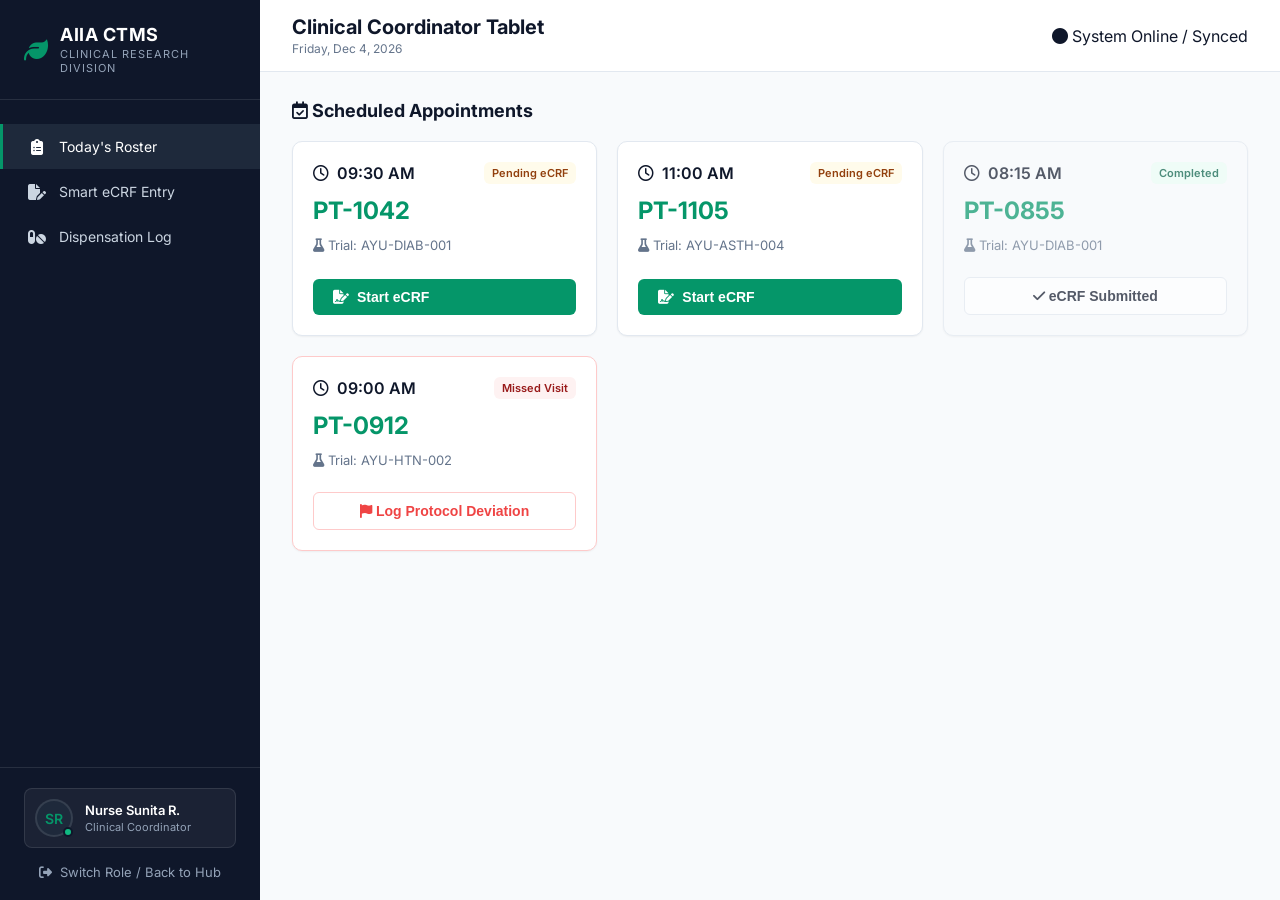
<file: dashboards/nurse-dashboard.html>
<!DOCTYPE html>
<html lang="en">

<head>
    <meta charset="UTF-8">
    <meta name="viewport" content="width=device-width, initial-scale=1.0, maximum-scale=1.0, user-scalable=no">
    <title>Nurse Dashboard | AIIA CTMS</title>
    <!-- Google Fonts -->
    <link href="https://fonts.googleapis.com/css2?family=Inter:wght@300;400;500;600;700&display=swap" rel="stylesheet">
    <!-- FontAwesome for Icons -->
    <link rel="stylesheet" href="https://cdnjs.cloudflare.com/ajax/libs/font-awesome/6.4.0/css/all.min.css">

    <link rel="stylesheet" href="../css/global.css">
</head>

<body>

    <!-- 1. Sidebar Navigation -->
    <aside class="sidebar">
        <div class="sidebar-header">
            <i class="fa-solid fa-leaf"></i>
            <div>
                <div class="sidebar-title">AIIA CTMS</div>
                <div class="sidebar-subtitle">CLINICAL RESEARCH DIVISION</div>
            </div>
        </div>

        <nav class="nav-menu">
            <a class="nav-item active" onclick="switchView('view-roster', this)">
                <i class="fa-solid fa-clipboard-list"></i> Today's Roster
            </a>
            <a class="nav-item" onclick="switchView('view-ecrf', this)" id="nav-ecrf">
                <i class="fa-solid fa-file-pen"></i> Smart eCRF Entry
            </a>
            <a class="nav-item" onclick="switchView('view-dispensation', this)">
                <i class="fa-solid fa-pills"></i> Dispensation Log
            </a>
        </nav>

        <div class="sidebar-footer">
            <div class="user-profile">
                <div class="avatar-container">
                    <div class="avatar">SR</div>
                    <div class="status-dot"></div>
                </div>
                <div class="user-info">
                    <h4>Nurse Sunita R.</h4>
                    <p>Clinical Coordinator</p>
                </div>
            </div>
            <a href="../index.html" class="switch-role-btn">
                <i class="fa-solid fa-right-from-bracket"></i> Switch Role / Back to Hub
            </a>
        </div>
    </aside>

    <!-- Main Content -->
    <main class="main-content">

        <!-- 2. Top Header Bar -->
        <header class="header">
            <div class="header-title">
                <h1>Clinical Coordinator Tablet</h1>
                <p id="current-date">Thursday, Sept 10, 2026</p>
            </div>
            <div class="sync-status">
                <i class="fa-solid fa-circle"></i> System Online / Synced
            </div>
        </header>

        <!-- Content Area -->
        <div class="content-area">

            <!-- SECTION 1: TODAY'S ROSTER -->
            <section id="view-roster" class="dashboard-view active">
                <div class="section-header">
                    <h2><i class="fa-regular fa-calendar-check" style="color: var(--accent);"></i> Scheduled
                        Appointments</h2>
                </div>

                <div class="roster-grid">
                    <!-- Roster Card 1: Pending -->
                    <div class="roster-card">
                        <div class="roster-header">
                            <div class="roster-time"><i class="fa-regular fa-clock"></i> 09:30 AM</div>
                            <span class="badge badge-pending">Pending eCRF</span>
                        </div>
                        <div class="roster-patient-id">PT-1042</div>
                        <div class="roster-trial"><i class="fa-solid fa-flask" style="color: #64748B;"></i> Trial:
                            AYU-DIAB-001</div>
                        <div style="flex-grow: 1;"></div>
                        <button class="btn-primary" style="width: 100%;" onclick="startEcrf('PT-1042', 'AYU-DIAB-001')">
                            <i class="fa-solid fa-file-signature"></i> Start eCRF
                        </button>
                    </div>

                    <!-- Roster Card 2: Pending -->
                    <div class="roster-card">
                        <div class="roster-header">
                            <div class="roster-time"><i class="fa-regular fa-clock"></i> 11:00 AM</div>
                            <span class="badge badge-pending">Pending eCRF</span>
                        </div>
                        <div class="roster-patient-id">PT-1105</div>
                        <div class="roster-trial"><i class="fa-solid fa-flask" style="color: #64748B;"></i> Trial:
                            AYU-ASTH-004</div>
                        <div style="flex-grow: 1;"></div>
                        <button class="btn-primary" style="width: 100%;" onclick="startEcrf('PT-1105', 'AYU-ASTH-004')">
                            <i class="fa-solid fa-file-signature"></i> Start eCRF
                        </button>
                    </div>

                    <!-- Roster Card 3: Completed -->
                    <div class="roster-card" style="opacity: 0.7; background-color: #F8FAFC;">
                        <div class="roster-header">
                            <div class="roster-time"><i class="fa-regular fa-clock"></i> 08:15 AM</div>
                            <span class="badge badge-completed">Completed</span>
                        </div>
                        <div class="roster-patient-id">PT-0855</div>
                        <div class="roster-trial"><i class="fa-solid fa-flask" style="color: #64748B;"></i> Trial:
                            AYU-DIAB-001</div>
                        <div style="flex-grow: 1;"></div>
                        <button class="btn-secondary" style="width: 100%;" disabled>
                            <i class="fa-solid fa-check"></i> eCRF Submitted
                        </button>
                    </div>

                    <!-- Roster Card 4: Missed -->
                    <div class="roster-card" style="border-color: #FECACA;">
                        <div class="roster-header">
                            <div class="roster-time"><i class="fa-regular fa-clock"></i> 09:00 AM</div>
                            <span class="badge badge-missed">Missed Visit</span>
                        </div>
                        <div class="roster-patient-id">PT-0912</div>
                        <div class="roster-trial"><i class="fa-solid fa-flask" style="color: #64748B;"></i> Trial:
                            AYU-HTN-002</div>
                        <div style="flex-grow: 1;"></div>
                        <button class="btn-secondary" style="width: 100%; color: var(--danger-red); border-color: #FECACA;">
                            <i class="fa-solid fa-flag"></i> Log Protocol Deviation
                        </button>
                    </div>
                </div>
            </section>

            <!-- SECTION 2: SMART eCRF ENTRY -->
            <section id="view-ecrf" class="dashboard-view">
                <div class="section-header">
                    <h2><i class="fa-solid fa-file-pen" style="color: var(--accent);"></i> Electronic Case Report Form
                        (eCRF)</h2>
                </div>

                <div class="ecrf-container">
                    <form id="ecrf-form">

                        <!-- Card 1: Patient Details -->
                        <div class="card" style="padding: 32px;">
                            <h3><i class="fa-solid fa-address-card"></i> Patient Details</h3>
                            <div class="form-row">
                                <div class="form-group">
                                    <label class="form-label">Subject ID</label>
                                    <input type="text" class="form-control" id="ecrf-patient-id" readonly
                                        style="background-color: #F1F5F9; color: var(--text-light); font-weight: 600;">
                                </div>
                                <div class="form-group">
                                    <label class="form-label">Trial Protocol</label>
                                    <input type="text" class="form-control" id="ecrf-trial-id" readonly
                                        style="background-color: #F1F5F9; color: var(--text-light); font-weight: 600;">
                                </div>
                                <div class="form-group">
                                    <label class="form-label">Visit Type</label>
                                    <select class="form-control" required>
                                        <option value="Baseline">Baseline V0</option>
                                        <option value="FollowUp1" selected>Follow-up V1</option>
                                        <option value="FollowUp2">Follow-up V2</option>
                                        <option value="End">End of Study</option>
                                    </select>
                                </div>
                            </div>
                        </div>

                        <!-- Card 2: Clinical Vitals -->
                        <div class="card" style="padding: 32px;">
                            <h3><i class="fa-solid fa-heart-pulse"></i> Clinical Vitals</h3>
                            <div class="form-row">
                                <div class="form-group" id="group-bp">
                                    <label class="form-label">Blood Pressure (mmHg) <span
                                            style="color:var(--danger-red)">*</span></label>
                                    <div style="display: flex; align-items: center; gap: 12px;">
                                        <input type="number" class="form-control" id="vital-bp-sys"
                                            placeholder="Sys (e.g. 120)">
                                        <span
                                            style="font-size: 24px; color: var(--border-color); font-weight: 300;">/</span>
                                        <input type="number" class="form-control" id="vital-bp-dia"
                                            placeholder="Dia (e.g. 80)">
                                    </div>
                                </div>
                                <div class="form-group" id="group-hr">
                                    <label class="form-label">Heart Rate (bpm) <span
                                            style="color:var(--danger-red)">*</span></label>
                                    <input type="number" class="form-control" id="vital-hr" placeholder="e.g. 72">
                                </div>
                            </div>
                            <div class="form-row" style="margin-bottom: 0;">
                                <div class="form-group">
                                    <label class="form-label">Temperature (°F)</label>
                                    <input type="number" class="form-control" step="0.1" id="vital-temp"
                                        placeholder="e.g. 98.6">
                                </div>
                                <div class="form-group">
                                    <label class="form-label">Weight (kg)</label>
                                    <input type="number" class="form-control" step="0.1" id="vital-weight"
                                        placeholder="e.g. 70.5">
                                </div>
                            </div>
                        </div>

                        <!-- Card 3: Ayurvedic Parameters -->
                        <div class="card" style="padding: 32px;">
                            <h3><i class="fa-solid fa-leaf"></i> Ayurvedic Parameters</h3>
                            <div class="form-row">
                                <div class="form-group">
                                    <label class="form-label">Current Agni / Digestion State</label>
                                    <select class="form-control" id="vital-agni">
                                        <option value="">Select State...</option>
                                        <option value="Sama">Sama Agni (Balanced / Normal)</option>
                                        <option value="Visham">Visham Agni (Irregular / Vata)</option>
                                        <option value="Tikshna">Tikshna Agni (Hyperactive / Pitta)</option>
                                        <option value="Manda">Manda Agni (Sluggish / Kapha)</option>
                                    </select>
                                </div>
                            </div>
                            <div class="form-group" style="margin-bottom: 0;">
                                <label class="form-label">Prakriti-Diet Adherence Level (1-10)</label>
                                <div style="display: flex; align-items: center; gap: 24px; margin-top: 16px;">
                                    <span style="font-size: 14px; color: var(--text-light);">Poor (1)</span>
                                    <input type="range" min="1" max="10" value="7" class="form-range" id="vital-diet"
                                        oninput="document.getElementById('diet-val').innerText = this.value">
                                    <span style="font-size: 14px; color: var(--text-light);">Excellent (10)</span>
                                    <div id="diet-val"
                                        style="background: var(--primary-accent); color: white; width: 40px; height: 40px; display: flex; align-items: center; justify-content: center; border-radius: 8px; font-weight: 700; font-size: 18px;">
                                        7</div>
                                </div>
                            </div>
                        </div>

                        <!-- Card 4: Medicine Dispensation -->
                        <div class="card" style="padding: 32px;">
                            <h3><i class="fa-solid fa-pills"></i> Medicine Dispensation</h3>
                            <div class="form-group" style="margin-bottom: 0;">
                                <label class="form-label">Dispensed Ayurvedic Batch ID</label>
                                <div style="position: relative;">
                                    <i class="fa-solid fa-barcode"
                                        style="position: absolute; left: 16px; top: 16px; color: var(--text-light); font-size: 18px;"></i>
                                    <input type="text" class="form-control" id="med-batch"
                                        placeholder="Scan or type Batch ID (e.g. #AIIA-2026-B4)"
                                        style="padding-left: 48px; text-transform: uppercase;">
                                </div>
                            </div>
                        </div>

                        <!-- Form Actions -->
                        <div style="display: flex; gap: 16px; margin-top: 32px; padding-bottom: 40px;">
                            <button type="button" class="btn-secondary" style="flex: 1;"
                                onclick="switchView('view-roster', document.querySelector('.nav-item'))">Cancel
                                Entry</button>
                            <button type="button" class="btn-primary" style="flex: 2;" onclick="submitEcrf(event)">
                                <i class="fa-solid fa-shield-halved"></i> Cryptographically Sign & Submit eCRF
                            </button>
                        </div>
                    </form>
                </div>
            </section>

            <!-- SECTION 3: DISPENSATION TRACKING -->
            <section id="view-dispensation" class="dashboard-view">
                <div class="section-header" style="display: flex; justify-content: space-between; align-items: center;">
                    <h2><i class="fa-solid fa-boxes-stacked" style="color: var(--accent);"></i> Dispensation Inventory
                        Log</h2>
                    <div style="position: relative;">
                        <i class="fa-solid fa-search"
                            style="position: absolute; left: 16px; top: 16px; color: var(--text-light);"></i>
                        <input type="text" class="form-control" placeholder="Search Batch ID..."
                            style="padding-left: 48px; width: 320px;">
                    </div>
                </div>

                <div class="table-container">
                    <table class="dispensation-table">
                        <thead>
                            <tr>
                                <th>Formulation Name</th>
                                <th>Batch ID</th>
                                <th>Total Units</th>
                                <th>Dispensed Today</th>
                                <th>Expiry Date</th>
                                <th>Status</th>
                            </tr>
                        </thead>
                        <tbody>
                            <tr>
                                <td><strong>Nisha-Amalaki Extract</strong></td>
                                <td style="font-family: monospace; color: var(--text-light); font-size: 16px;">
                                    #AIIA-2026-B4</td>
                                <td>500 bottles</td>
                                <td><span
                                        style="background: #F1F5F9; padding: 4px 10px; border-radius: 6px; font-weight: 600;">12</span>
                                </td>
                                <td>Dec 2027</td>
                                <td><span class="badge badge-completed">Sufficient Stock</span></td>
                            </tr>
                            <tr style="background-color: var(--warning-bg);">
                                <td><strong>Guggulu Resin Tabs</strong></td>
                                <td style="font-family: monospace; color: var(--text-light); font-size: 16px;">
                                    #AIIA-2026-G1</td>
                                <td>50 packs</td>
                                <td><span
                                        style="background: white; padding: 4px 10px; border-radius: 6px; font-weight: 600; border: 1px solid #FCD34D;">42</span>
                                </td>
                                <td style="color: #92400E; font-weight: 600;">Nov 2026</td>
                                <td><span class="badge" style="background-color: var(--warning-amber); color: white;"><i
                                            class="fa-solid fa-triangle-exclamation"></i> Low Stock Alert</span></td>
                            </tr>
                            <tr>
                                <td><strong>Sarpagandha Churna</strong></td>
                                <td style="font-family: monospace; color: var(--text-light); font-size: 16px;">
                                    #AIIA-2025-S8</td>
                                <td>200 jars</td>
                                <td><span
                                        style="background: #F1F5F9; padding: 4px 10px; border-radius: 6px; font-weight: 600;">0</span>
                                </td>
                                <td>Mar 2028</td>
                                <td><span class="badge badge-completed">Sufficient Stock</span></td>
                            </tr>
                            <tr>
                                <td><strong>Vasa Adhatoda Syrup</strong></td>
                                <td style="font-family: monospace; color: var(--text-light); font-size: 16px;">
                                    #AIIA-2026-V2</td>
                                <td>150 bottles</td>
                                <td><span
                                        style="background: #F1F5F9; padding: 4px 10px; border-radius: 6px; font-weight: 600;">8</span>
                                </td>
                                <td>Aug 2027</td>
                                <td><span class="badge badge-completed">Sufficient Stock</span></td>
                            </tr>
                        </tbody>
                    </table>
                </div>
            </section>

        </div> <!-- End Content Area -->
    </main>



    <!-- Application Logic -->
    <script>
        // Set dynamic current date in header
        document.addEventListener('DOMContentLoaded', () => {
            const dateOptions = { weekday: 'long', year: 'numeric', month: 'short', day: 'numeric' };
            document.getElementById('current-date').textContent = new Date().toLocaleDateString('en-US', dateOptions);
        });

        // 1. SPA View Switcher
        function switchView(viewId, element = null) {
            // Handle Navigation Highlights
            const navItems = document.querySelectorAll('.nav-item');
            navItems.forEach(nav => nav.classList.remove('active'));

            if (element) {
                element.classList.add('active');
            } else {
                // If called programmatically, find the correct nav item
                if (viewId === 'view-ecrf') {
                    document.getElementById('nav-ecrf').classList.add('active');
                } else {
                    const firstNav = document.querySelector('.nav-item');
                    if (firstNav) firstNav.classList.add('active');
                }
            }

            // Handle Section Visibility
            const views = document.querySelectorAll('.dashboard-view');
            views.forEach(view => {
                view.classList.remove('active');
            });

            const target = document.getElementById(viewId);
            if (target) {
                target.classList.add('active');
            }

            // Scroll to top of content area
            document.querySelector('.content-area').scrollTop = 0;
        }

        // 2. Auto-route to eCRF from Roster
        function startEcrf(patientId, trialId) {
            // Switch to form view
            switchView('view-ecrf');

            // Auto-fill locked data
            document.getElementById('ecrf-patient-id').value = patientId;
            document.getElementById('ecrf-trial-id').value = trialId;

            // Clean slate any previous validations
            resetValidations();
        }

        // 3. Strict Form Validation Logic (GCP Compliance)
        function submitEcrf(event) {
            event.preventDefault();
            resetValidations();

            let isValid = true;

            // Validate Blood Pressure (both sys and dia required if one is filled, or generally required)
            const bpSys = document.getElementById('vital-bp-sys');
            const bpDia = document.getElementById('vital-bp-dia');

            if (!bpSys.value || !bpDia.value) {
                showError('group-bp', 'Blood pressure readings are mandatory per protocol.');
                if (!bpSys.value) bpSys.classList.add('is-invalid');
                if (!bpDia.value) bpDia.classList.add('is-invalid');
                isValid = false;
            } else {
                // Logic checks
                const sys = parseInt(bpSys.value);
                const dia = parseInt(bpDia.value);
                if (sys <= dia || sys > 250 || dia < 30) {
                    showError('group-bp', 'Invalid blood pressure values. Please verify.');
                    bpSys.classList.add('is-invalid');
                    bpDia.classList.add('is-invalid');
                    isValid = false;
                }
            }

            // Validate Heart Rate
            const hr = document.getElementById('vital-hr');
            if (!hr.value) {
                showError('group-hr', 'Heart rate is mandatory.');
                hr.classList.add('is-invalid');
                isValid = false;
            } else {
                const hrVal = parseInt(hr.value);
                if (hrVal < 30 || hrVal > 250) {
                    showError('group-hr', 'Invalid vital sign. GCP rules require accurate data (Range: 30-250).');
                    hr.classList.add('is-invalid');
                    isValid = false;
                }
            }

            // Success State handling
            if (isValid) {
                // 1. Show Toast
                const toast = document.getElementById('success-toast');
                toast.classList.add('show');

                // 2. Clear form
                document.getElementById('ecrf-form').reset();
                document.getElementById('diet-val').innerText = '7'; // reset slider visual

                // 3. Return to Roster after brief delay
                setTimeout(() => {
                    toast.classList.remove('show');
                    switchView('view-roster');
                }, 3000);
            } else {
                // Scroll to first error
                const firstError = document.querySelector('.is-invalid');
                if (firstError) {
                    firstError.scrollIntoView({ behavior: 'smooth', block: 'center' });
                }
            }
        }

        // Helper to append error messages
        function showError(groupId, message) {
            const group = document.getElementById(groupId);
            const errorDiv = document.createElement('div');
            errorDiv.className = 'error-msg';
            errorDiv.innerHTML = `<i class="fa-solid fa-triangle-exclamation"></i> ${message}`;
            group.appendChild(errorDiv);
        }

        // Helper to clean up errors before re-validating
        function resetValidations() {
            const errorMsgs = document.querySelectorAll('.error-msg');
            errorMsgs.forEach(msg => msg.remove());

            const inputs = document.querySelectorAll('.form-control');
            inputs.forEach(input => input.classList.remove('is-invalid'));
        }
    </script>
</body>

</html>
</file>
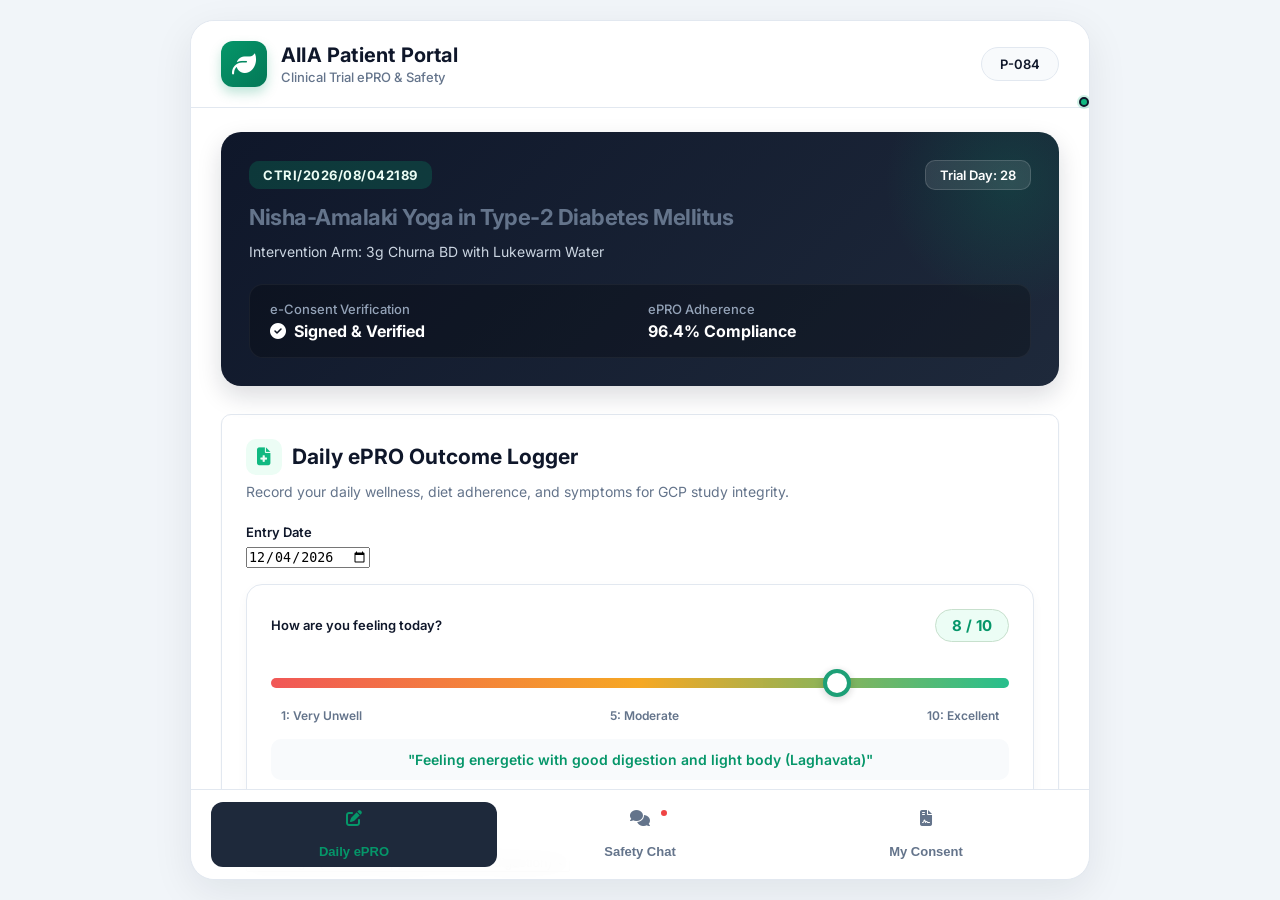
<file: dashboards/patient-portal.html>
<!DOCTYPE html>
<html lang="en">

<head>
    <meta charset="UTF-8" />
    <meta name="viewport" content="width=device-width, initial-scale=1.0, maximum-scale=1.0, user-scalable=no" />
    <title>AIIA CTMS - Patient Portal & ePRO</title>
    <!-- Google Fonts -->
    <link href="https://fonts.googleapis.com/css2?family=Inter:wght@300;400;500;600;700&display=swap" rel="stylesheet">
    <!-- FontAwesome for Icons -->
    <link rel="stylesheet" href="https://cdnjs.cloudflare.com/ajax/libs/font-awesome/6.4.0/css/all.min.css">
    <link rel="stylesheet" href="../css/global.css">
    <style>
        /* ==========================================================================
       AIIA CTMS - Patient Mobile Portal Styles
       Mobile-first design for Ayurvedic Clinical Trials (ePRO & e-Consent)
       ========================================================================== */
        

        

        body { display: flex; justify-content: center; align-items: center; min-height: 100vh; background-color: #f1f5f9; padding: 20px; font-family: 'Inter', sans-serif; }

        /* Responsive Dashboard Container Frame */
        .mobile-container {
            width: 100%;
            max-width: 900px;
            height: calc(100vh - 40px);
            background: #ffffff;
            box-shadow: 0 12px 40px rgba(15, 23, 42, 0.08);
            border-radius: 24px;
            display: flex;
            flex-direction: column;
            position: relative;
            overflow: hidden;
            border: 1px solid var(--border-subtle);
        }

        /* Top App Bar */
        .app-header {
            background: rgba(255, 255, 255, 0.95);
            backdrop-filter: blur(10px);
            color: var(--text-main);
            padding: 20px 30px;
            position: sticky;
            top: 0;
            z-index: 50;
            display: flex;
            align-items: center;
            justify-content: space-between;
            border-bottom: 1px solid var(--border-subtle);
        }

        .app-header .brand {
            display: flex;
            align-items: center;
            gap: 14px;
        }

        .brand-icon {
            width: 46px;
            height: 46px;
            background: linear-gradient(135deg, var(--primary-accent) 0%, #047857 100%);
            border-radius: 12px;
            display: flex;
            align-items: center;
            justify-content: center;
            font-weight: 700;
            font-size: 24px;
            color: #ffffff;
            box-shadow: 0 6px 12px rgba(5, 150, 105, 0.25);
        }

        .brand-title {
            font-size: 20px;
            font-weight: 700;
            letter-spacing: 0.2px;
            color: var(--sidebar-bg);
        }

        .brand-sub {
            font-size: 13px;
            color: var(--text-muted);
            display: block;
            margin-top: 2px;
            font-weight: 500;
        }

        .patient-badge {
            background: var(--bg-app);
            color: var(--sidebar-bg);
            padding: 8px 18px;
            border-radius: 20px;
            font-size: 13px;
            font-weight: 600;
            display: flex;
            align-items: center;
            gap: 8px;
            border: 1px solid var(--border-subtle);
        }

        .status-dot {
            width: 10px;
            height: 10px;
            background: #10B981;
            border-radius: 50%;
            box-shadow: 0 0 0 2px rgba(16, 185, 129, 0.2);
        }

        /* Main Scrollable Content Area */
        .content-area {
            flex: 1;
            padding: 24px 30px 90px 30px;
            overflow-y: auto;
            scrollbar-width: thin;
        }

        /* Section Tabs View */
        .tab-view {
            display: none;
        }

        .tab-view.active {
            display: block;
            animation: fadeIn 0.25s ease-out;
        }

        @keyframes fadeIn {
            from {
                opacity: 0;
                transform: translateY(6px);
            }

            to {
                opacity: 1;
                transform: translateY(0);
            }
        }

        /* Trial Info Banner */
        .trial-banner {
            background: linear-gradient(135deg, var(--sidebar-bg) 0%, #1e293b 100%);
            color: #ffffff;
            border-radius: 20px;
            padding: 28px;
            margin-bottom: 28px;
            box-shadow: 0 10px 25px rgba(15, 23, 42, 0.15);
            position: relative;
            overflow: hidden;
        }
        
        .trial-banner::before {
            content: '';
            position: absolute;
            top: 0; right: 0;
            width: 250px; height: 250px;
            background: radial-gradient(circle, rgba(5,150,105,0.2) 0%, rgba(255,255,255,0) 70%);
            border-radius: 50%;
            transform: translate(30%, -30%);
        }

        .trial-meta {
            display: flex;
            justify-content: space-between;
            align-items: center;
            margin-bottom: 12px;
            position: relative;
            z-index: 1;
        }

        .trial-id {
            font-size: 13px;
            font-weight: 700;
            color: var(--primary-accent-light);
            text-transform: uppercase;
            letter-spacing: 0.5px;
            background: rgba(5, 150, 105, 0.25);
            padding: 6px 14px;
            border-radius: 10px;
        }

        .trial-day {
            background: rgba(255, 255, 255, 0.1);
            font-size: 13px;
            padding: 6px 14px;
            border-radius: 10px;
            font-weight: 600;
            border: 1px solid rgba(255, 255, 255, 0.15);
        }

        .trial-name {
            font-size: 22px;
            font-weight: 700;
            margin-bottom: 10px;
            line-height: 1.4;
            position: relative;
            z-index: 1;
            letter-spacing: -0.5px;
        }

        .trial-sub {
            font-size: 14px;
            color: #cbd5e1;
            margin-bottom: 24px;
            position: relative;
            z-index: 1;
        }

        .trial-stats-row {
            display: grid;
            grid-template-columns: 1fr 1fr;
            gap: 16px;
            background: rgba(0, 0, 0, 0.25);
            padding: 16px 20px;
            border-radius: 14px;
            border: 1px solid rgba(255, 255, 255, 0.05);
            position: relative;
            z-index: 1;
        }

        .stat-box {
            font-size: 13px;
        }

        .stat-label {
            color: #94a3b8;
            display: block;
            margin-bottom: 4px;
            font-weight: 500;
        }

        .stat-val {
            font-weight: 700;
            font-size: 16px;
            color: #ffffff;
            display: flex;
            align-items: center;
            gap: 8px;
        }

        /* Card Panels */
        

        

        .panel-desc {
            font-size: 12px;
            color: var(--text-muted);
            margin-bottom: 16px;
        }

        /* Form Elements */
        

        

        

        

        /* Feeling Slider */
        .feeling-container {
            background: #ffffff;
            border: 1px solid var(--border-subtle);
            border-radius: 16px;
            padding: 24px;
            margin-bottom: 24px;
            box-shadow: 0 4px 12px rgba(0, 0, 0, 0.03);
        }

        .slider-header {
            display: flex;
            justify-content: space-between;
            align-items: center;
            margin-bottom: 16px;
        }

        .feeling-score-pill {
            background: var(--primary-accent-light);
            color: var(--primary-accent);
            font-size: 15px;
            font-weight: 700;
            padding: 6px 16px;
            border-radius: 20px;
            border: 1px solid #c7e0cd;
        }

        .slider-input {
            width: 100%;
            height: 10px;
            -webkit-appearance: none;
            background: linear-gradient(to right, #ef4444 0%, #f59e0b 50%, #10b981 100%);
            border-radius: 5px;
            outline: none;
            margin: 20px 0;
            opacity: 0.9;
        }

        .slider-input::-webkit-slider-thumb {
            -webkit-appearance: none;
            width: 28px;
            height: 28px;
            background: #ffffff;
            border: 4px solid var(--primary-accent);
            border-radius: 50%;
            cursor: pointer;
            box-shadow: 0 2px 8px rgba(0, 0, 0, 0.2);
            transition: transform 0.1s;
        }

        .slider-input::-webkit-slider-thumb:hover {
            transform: scale(1.1);
        }

        .slider-ticks {
            display: flex;
            justify-content: space-between;
            font-size: 12px;
            color: var(--text-muted);
            font-weight: 600;
            padding: 0 10px;
        }

        .feeling-expression {
            font-size: 14px;
            font-weight: 600;
            color: var(--primary-accent);
            text-align: center;
            margin-top: 16px;
            padding: 12px;
            background: #f8fafc;
            border-radius: 10px;
        }

        /* Ayurvedic Diet Checkboxes (Pathya / Apathya) */
        .diet-checklist {
            display: flex;
            flex-direction: column;
            gap: 10px;
            margin-bottom: 16px;
        }

        .diet-item {
            display: flex;
            align-items: flex-start;
            gap: 12px;
            background: #f8fafc;
            padding: 12px;
            border-radius: 10px;
            border: 1px solid var(--border-subtle);
            cursor: pointer;
            transition: background 0.15s;
        }

        .diet-item:hover {
            background: #f1f5f9;
        }

        .diet-item input[type="checkbox"] {
            margin-top: 3px;
            width: 18px;
            height: 18px;
            accent-color: var(--primary-accent);
            cursor: pointer;
        }

        .diet-item-title {
            font-size: 13px;
            font-weight: 600;
            color: var(--text-main);
        }

        .diet-item-desc {
            font-size: 11px;
            color: var(--text-muted);
            margin-top: 2px;
        }

        /* Symptom Quick Chips */
        .chip-cloud {
            display: flex;
            flex-wrap: wrap;
            gap: 8px;
            margin-top: 8px;
        }

        .chip-btn {
            background: #f1f5f9;
            border: 1px solid var(--border-subtle);
            color: var(--text-main);
            padding: 6px 12px;
            font-size: 12px;
            font-weight: 500;
            border-radius: 20px;
            cursor: pointer;
            transition: all 0.15s;
        }

        .chip-btn.selected {
            background: var(--primary-accent);
            color: #ffffff;
            border-color: var(--primary-accent);
        }

        /* Buttons */
        

        

        

        /* Bottom Fixed Navigation Bar */
        .bottom-nav {
            position: absolute;
            bottom: 0;
            left: 0;
            width: 100%;
            background: rgba(255, 255, 255, 0.95);
            backdrop-filter: blur(10px);
            border-top: 1px solid var(--border-subtle);
            display: grid;
            grid-template-columns: repeat(3, 1fr);
            padding: 12px 20px;
            z-index: 60;
            border-bottom-left-radius: 24px;
            border-bottom-right-radius: 24px;
        }

        .nav-item {
            display: flex;
            flex-direction: column;
            align-items: center;
            justify-content: center;
            color: var(--text-muted);
            text-decoration: none;
            font-size: 13px;
            font-weight: 600;
            padding: 8px 0;
            border: none;
            background: none;
            cursor: pointer;
            transition: all 0.2s;
            position: relative;
            border-radius: 12px;
        }

        .nav-item:hover {
            background: var(--bg-app);
            color: var(--sidebar-bg);
        }

        .nav-item.active {
            color: var(--primary-accent);
        }

        .nav-icon {
            font-size: 20px;
            margin-bottom: 6px;
        }

        .badge-dot {
            position: absolute;
            top: 6px;
            right: 40%;
            width: 10px;
            height: 10px;
            background: #ef4444;
            border-radius: 50%;
            border: 2px solid #ffffff;
        }

        /* Safety Chat Screen */
        .chat-wrapper {
            display: flex;
            flex-direction: column;
            height: calc(100vh - 190px);
            background: #fafafa;
            border: 1px solid var(--border-subtle);
            border-radius: var(--radius-md);
            overflow: hidden;
        }

        .chat-header {
            background: #ffffff;
            padding: 12px 16px;
            border-bottom: 1px solid var(--border-subtle);
            display: flex;
            align-items: center;
            justify-content: space-between;
        }

        .chat-officer {
            font-size: 13px;
            font-weight: 700;
            color: var(--primary-accent);
        }

        .chat-officer-sub {
            font-size: 11px;
            color: var(--success-green);
            display: flex;
            align-items: center;
            gap: 4px;
        }

        .chat-messages {
            flex: 1;
            padding: 14px;
            overflow-y: auto;
            display: flex;
            flex-direction: column;
            gap: 12px;
        }

        .msg {
            max-width: 82%;
            padding: 10px 14px;
            border-radius: 14px;
            font-size: 13px;
            line-height: 1.4;
            position: relative;
            word-wrap: break-word;
        }

        .msg-incoming {
            align-self: flex-start;
            background: #ffffff;
            border: 1px solid #e2e8f0;
            border-bottom-left-radius: 2px;
            color: var(--text-main);
        }

        .msg-outgoing {
            align-self: flex-end;
            background: var(--primary-accent);
            color: #ffffff;
            border-bottom-right-radius: 2px;
        }

        .msg-time {
            font-size: 10px;
            color: var(--text-muted);
            margin-top: 4px;
            text-align: right;
        }

        .msg-outgoing .msg-time {
            color: #cbd5e1;
        }

        .chat-quick-replies {
            padding: 8px 12px;
            background: #ffffff;
            border-top: 1px solid var(--border-subtle);
            display: flex;
            gap: 6px;
            overflow-x: auto;
            white-space: nowrap;
        }

        .quick-chip {
            background: #f1f5f9;
            border: 1px solid #cbd5e1;
            font-size: 11px;
            padding: 5px 10px;
            border-radius: 14px;
            cursor: pointer;
            color: var(--text-main);
        }

        .chat-input-bar {
            display: flex;
            padding: 10px;
            background: #ffffff;
            border-top: 1px solid var(--border-subtle);
            gap: 8px;
        }

        .chat-input {
            flex: 1;
            border: 1px solid var(--border-subtle);
            border-radius: 20px;
            padding: 10px 14px;
            font-size: 13px;
            outline: none;
        }

        .chat-send-btn {
            background: var(--primary-accent);
            color: #ffffff;
            border: none;
            width: 40px;
            height: 40px;
            border-radius: 50%;
            cursor: pointer;
            display: flex;
            align-items: center;
            justify-content: center;
            font-size: 14px;
        }

        /* e-Consent Modal Screen */
        .modal-overlay {
            position: fixed;
            top: 0;
            left: 0;
            right: 0;
            bottom: 0;
            background: rgba(15, 23, 42, 0.7);
            backdrop-filter: blur(4px);
            z-index: 100;
            display: flex;
            justify-content: center;
            align-items: flex-end;
        }

        .modal-content {
            background: #ffffff;
            width: 100%;
            max-width: 800px;
            max-height: 90vh;
            border-top-left-radius: 24px;
            border-top-right-radius: 24px;
            border-bottom-left-radius: 24px;
            border-bottom-right-radius: 24px;
            display: flex;
            flex-direction: column;
            animation: slideUp 0.3s cubic-bezier(0.16, 1, 0.3, 1);
            overflow: hidden;
            margin-bottom: 20px;
        }

        @keyframes slideUp {
            from {
                transform: translateY(100%);
            }

            to {
                transform: translateY(0);
            }
        }

        .modal-header {
            padding: 18px 20px;
            border-bottom: 1px solid var(--border-subtle);
            display: flex;
            justify-content: space-between;
            align-items: center;
            background: #fafafa;
            border-top-left-radius: 20px;
            border-top-right-radius: 20px;
        }

        .modal-title {
            font-size: 16px;
            font-weight: 700;
            color: var(--primary-accent);
        }

        .modal-body {
            padding: 20px;
            overflow-y: auto;
            flex: 1;
            font-size: 13px;
            line-height: 1.6;
        }

        .consent-card {
            background: #f8fafc;
            border: 1px solid var(--border-subtle);
            border-radius: 10px;
            padding: 14px;
            margin-bottom: 16px;
        }

        .signature-pad-container {
            margin-top: 12px;
            border: 1.5px dashed #94a3b8;
            border-radius: 10px;
            background: #ffffff;
            position: relative;
        }

        #sig-canvas {
            width: 100%;
            height: 130px;
            display: block;
            cursor: crosshair;
        }

        .sig-tools {
            display: flex;
            justify-content: space-between;
            align-items: center;
            padding: 6px 12px;
            background: #f8fafc;
            border-top: 1px solid var(--border-subtle);
            border-bottom-left-radius: 10px;
            border-bottom-right-radius: 10px;
        }

        .sig-btn-clear {
            font-size: 11px;
            color: var(--danger-red);
            background: none;
            border: none;
            cursor: pointer;
            font-weight: 600;
        }

        .modal-footer {
            padding: 16px 20px;
            border-top: 1px solid var(--border-subtle);
            background: #ffffff;
        }

        /* Toast notification */
        .toast-msg {
            position: fixed;
            top: 20px;
            left: 50%;
            transform: translateX(-50%) translateY(-100px);
            background: #0f172a;
            color: #ffffff;
            padding: 12px 20px;
            border-radius: 30px;
            font-size: 13px;
            font-weight: 600;
            z-index: 200;
            box-shadow: 0 10px 25px rgba(0, 0, 0, 0.2);
            transition: transform 0.3s cubic-bezier(0.16, 1, 0.3, 1);
            display: flex;
            align-items: center;
            gap: 8px;
        }

        .toast-msg.show {
            transform: translateX(-50%) translateY(0);
        }
    </style>
</head>

<body>

    <!-- Mobile Screen Frame Container -->
    <div class="mobile-container" id="patientAppRoot">

        <!-- Top Header -->
        <header class="app-header">
            <div class="brand">
                <div class="brand-icon"><i class="fa-solid fa-leaf"></i></div>
                <div>
                    <span class="brand-title">AIIA Patient Portal</span>
                    <span class="brand-sub">Clinical Trial ePRO & Safety</span>
                </div>
            </div>
            <div class="patient-badge">
                <span class="status-dot"></span>
                <span id="patientDisplayId">P-084</span>
            </div>
        </header>

        <!-- Toast Notification -->
        <div id="toast" class="toast-msg">
            <i class="fa-solid fa-circle-check"></i> <span id="toastText">Action completed successfully</span>
        </div>

        <!-- Scrollable Content Area -->
        <main class="content-area">

            <!-- ==========================================
           TAB 1: DAILY LOGGER (ePRO)
           ========================================== -->
            <section id="tab-epro" class="tab-view active">

                <!-- Trial Status Banner -->
                <div class="trial-banner">
                    <div class="trial-meta">
                        <span class="trial-id">CTRI/2026/08/042189</span>
                        <span class="trial-day">Trial Day: 28</span>
                    </div>
                    <h2 class="trial-name">Nisha-Amalaki Yoga in Type-2 Diabetes Mellitus</h2>
                    <p class="trial-sub">Intervention Arm: 3g Churna BD with Lukewarm Water</p>
                    <div class="trial-stats-row">
                        <div class="stat-box">
                            <span class="stat-label">e-Consent Verification</span>
                            <span class="stat-val" id="bannerConsentStatus"><i class="fa-solid fa-circle-check"></i> Signed & Verified</span>
                        </div>
                        <div class="stat-box">
                            <span class="stat-label">ePRO Adherence</span>
                            <span class="stat-val">96.4% Compliance</span>
                        </div>
                    </div>
                </div>

                <!-- Daily ePRO Form -->
                <form id="eproForm" class="card" style="margin-bottom: 24px; padding: 24px;" onsubmit="handleEproSubmit(event)">
                    <div class="card-header" style="font-size: 18px; font-weight: 700; color: var(--sidebar-bg); margin-bottom: 8px; display: flex; align-items: center; gap: 10px; border-bottom: none; padding: 0;">
                        <span style="background: var(--success-bg); width: 36px; height: 36px; display: flex; align-items: center; justify-content: center; border-radius: 10px; color: var(--success-green);"><i class="fa-solid fa-file-medical"></i></span>
                        <h3>Daily ePRO Outcome Logger</h3>
                    </div>
                    <p class="panel-desc" style="font-size: 14px; margin-bottom: 24px;">Record your daily wellness, diet adherence, and symptoms for GCP study integrity.</p>

                    <!-- Today's Date -->
                    <div class="form-group">
                        <label class="form-label" for="entryDate">Entry Date</label>
                        <input type="date" id="entryDate" class="form-input" required />
                    </div>

                    <!-- Ayurvedic Feeling Slider -->
                    <div class="feeling-container">
                        <div class="slider-header">
                            <span class="form-label" style="margin: 0;">How are you feeling today?</span>
                            <span class="feeling-score-pill" id="feelingScoreBadge">8 / 10</span>
                        </div>
                        <input type="range" id="feelingSlider" class="slider-input" min="1" max="10" value="8"
                            oninput="updateFeelingSlider(this.value)" />
                        <div class="slider-ticks">
                            <span>1: Very Unwell</span>
                            <span>5: Moderate</span>
                            <span>10: Excellent</span>
                        </div>
                        <div class="feeling-expression" id="feelingText">
                            "Feeling energetic with good digestion and light body (Laghavata)"
                        </div>
                    </div>

                    <!-- Ayurvedic Agni / Digestion State -->
                    <div class="form-group">
                        <label class="form-label" for="agniState">Current Digestive State (Agni Pariksha)</label>
                        <select id="agniState" class="form-select">
                            <option value="Sama">Sama Agni (Balanced appetite & smooth digestion)</option>
                            <option value="Manda">Manda Agni (Sluggish digestion / heaviness)</option>
                            <option value="Tikshna">Tikshna Agni (Hyperacidity / excessive hunger)</option>
                            <option value="Vishama">Vishama Agni (Irregular hunger / bloating)</option>
                        </select>
                    </div>

                    <!-- Ayurvedic Dietary Restrictions (Pathya / Apathya) -->
                    <div class="form-group">
                        <label class="form-label">Ayurvedic Diet Adherence (Pathya / Apathya Rules)</label>
                        <div class="diet-checklist">
                            <label class="diet-item">
                                <input type="checkbox" id="chkPathya1" checked />
                                <div>
                                    <div class="diet-item-title">Avoided Refined Sugars & Sweet Desserts</div>
                                    <div class="diet-item-desc">Mandatory for Madhumeha trial arm protocol.</div>
                                </div>
                            </label>

                            <label class="diet-item">
                                <input type="checkbox" id="chkPathya2" checked />
                                <div>
                                    <div class="diet-item-title">Avoided Viruddha Ahara (Incompatible Foods)</div>
                                    <div class="diet-item-desc">No milk consumed with sour items, fruit, or fish.</div>
                                </div>
                            </label>

                            <label class="diet-item">
                                <input type="checkbox" id="chkPathya3" checked />
                                <div>
                                    <div class="diet-item-title">Medicated Takra (Buttermilk) Intake</div>
                                    <div class="diet-item-desc">Consumed 150ml freshly churned buttermilk after lunch.
                                    </div>
                                </div>
                            </label>

                            <label class="diet-item">
                                <input type="checkbox" id="chkPathya4" checked />
                                <div>
                                    <div class="diet-item-title">Dosing Schedule Adherence</div>
                                    <div class="diet-item-desc">Nisha-Amalaki Churna taken 30 mins before food
                                        (Pragbhakta).</div>
                                </div>
                            </label>
                        </div>
                    </div>

                    <!-- Symptom Quick Chips -->
                    <div class="form-group">
                        <label class="form-label">Experienced Symptoms Today (Tap to select)</label>
                        <div class="chip-cloud">
                            <button type="button" class="chip-btn" onclick="toggleChip(this)">Mild Dizziness</button>
                            <button type="button" class="chip-btn" onclick="toggleChip(this)">Acid Reflux
                                (Amlapitta)</button>
                            <button type="button" class="chip-btn" onclick="toggleChip(this)">Dry Throat</button>
                            <button type="button" class="chip-btn" onclick="toggleChip(this)">Excessive Thirst
                                (Trishna)</button>
                            <button type="button" class="chip-btn selected" onclick="toggleChip(this)">Sound Sleep
                                (Nidra)</button>
                            <button type="button" class="chip-btn selected" onclick="toggleChip(this)">Energetic
                                (Utsaha)</button>
                        </div>
                    </div>

                    <!-- Patient Notes -->
                    <div class="form-group">
                        <label class="form-label" for="patientNotes">Subject Notes / Observations</label>
                        <textarea id="patientNotes" class="form-textarea" rows="2"
                            placeholder="Describe any food variations, sleep patterns or sensations..."></textarea>
                    </div>

                    <!-- Submit Button -->
                    <button type="submit" class="btn-primary" id="btnSubmitEpro">
                        <i class="fa-solid fa-check"></i>
                        <span>Submit Today's ePRO Log</span>
                    </button>
                </form>

                <!-- Log History Mini Card -->
                <div class="card" style="margin-bottom: 18px;">
                    <div class="card-header" style="font-size: 15px; font-weight: 700; color: var(--primary-accent); margin-bottom: 4px; display: flex; align-items: center; gap: 8px; border-bottom: none; padding-bottom: 0;">
                        <i class="fa-solid fa-clipboard-list" style="font-size: 18px;"></i>
                        <h3>Recent Submissions History</h3>
                    </div>
                    <div id="recentLogsList" style="font-size: 12px; display: flex; flex-direction: column; gap: 8px;">
                        <div
                            style="display: flex; justify-content: space-between; padding: 8px; background: #f8fafc; border-radius: 8px; border: 1px solid var(--border-subtle);">
                            <div>
                                <strong>Yesterday (Day 27)</strong>
                                <div style="color: var(--text-muted);">Pathya: 100% | Agni: Sama</div>
                            </div>
                            <div style="text-align: right;">
                                <span style="color: var(--success-green); font-weight: 700;">8 / 10</span>
                                <div style="font-size: 10px; color: var(--text-muted);">GCP Synced</div>
                            </div>
                        </div>
                    </div>
                </div>

            </section>

            <!-- ==========================================
           TAB 2: SAFETY CHAT (PHARMACOVIGILANCE)
           ========================================== -->
            <section id="tab-chat" class="tab-view">
                <div class="chat-wrapper">
                    <div class="chat-header">
                        <div>
                            <div class="chat-officer">AIIA Pharmacovigilance & ADR Cell</div>
                            <div class="chat-officer-sub">
                                <span class="status-dot"></span> Duty Officer: Dr. V. Sharma (BAMS, MD)
                            </div>
                        </div>
                        <span
                            style="font-size: 11px; background: #f1f5f9; padding: 4px 8px; border-radius: 6px; font-weight: 600;">Active
                            ADR Hotline</span>
                    </div>

                    <div class="chat-messages" id="chatBox">
                        <div class="msg msg-incoming">
                            Namaste Rajesh ji. Welcome to the AIIA Pharmacovigilance Safety Desk. If you experience
                            dizziness, nausea, rash, or any side effects after your herbal doses, please text us here
                            immediately.
                            <div class="msg-time">09:00 AM</div>
                        </div>
                    </div>

                    <!-- Quick Prompts -->
                    <div class="chat-quick-replies">
                        <span class="quick-chip" onclick="quickSend('I feel dizzy today after morning dose')">"I feel
                            dizzy today"</span>
                        <span class="quick-chip"
                            onclick="quickSend('I have slight burning in stomach (Amlapitta)')">"Burning in
                            stomach"</span>
                        <span class="quick-chip" onclick="quickSend('Can I take my regular multivitamin?')">"Can I take
                            multivitamin?"</span>
                    </div>

                    <!-- Message Input Bar -->
                    <div class="chat-input-bar">
                        <input type="text" id="chatInput" class="chat-input"
                            placeholder="Type symptom or side effect to Safety Team..."
                            onkeydown="if(event.key === 'Enter') sendChatMessage()" />
                        <button type="button" class="chat-send-btn" onclick="sendChatMessage()">➤</button>
                    </div>
                </div>
            </section>

            <!-- ==========================================
           TAB 3: STUDY INFO & e-CONSENT STATUS
           ========================================== -->
            <section id="tab-study" class="tab-view">
                <div class="card" style="margin-bottom: 18px;">
                    <div class="card-header" style="font-size: 15px; font-weight: 700; color: var(--primary-accent); margin-bottom: 4px; display: flex; align-items: center; gap: 8px; border-bottom: none; padding-bottom: 0;">
                        <i class="fa-solid fa-file-signature" style="font-size: 18px;"></i>
                        <h3>Participant Informed e-Consent</h3>
                    </div>
                    <p class="panel-desc">Official Good Clinical Practice (GCP) 21 CFR Part 11 electronic consent
                        document.</p>

                    <div class="consent-card">
                        <div style="font-size: 12px; margin-bottom: 8px;">
                            <strong>Subject ID:</strong> P-AIIA-2026-084<br />
                            <strong>Protocol:</strong> AIIA-CT-2026-NA-04 (Phase II)<br />
                            <strong>Status:</strong> <span style="color: var(--success-green); font-weight: 700;">Signed &
                                Cryptographically Verified</span><br />
                            <strong>Timestamp:</strong> 2026-08-12 09:42:15 IST<br />
                            <strong>Audit Hash (SHA-256):</strong><br />
                            <code
                                style="font-size: 10px; word-break: break-all; color: var(--accent);">8e3c15bf288e40409c5dbfbb3a201c136a8d7990159483dc8d06b5275811da2e</code>
                        </div>
                        <button class="btn-secondary" onclick="openConsentModal()">
                            <i class="fa-solid fa-file-pdf"></i> Review Signed e-Consent Form
                        </button>
                    </div>

                    <div class="card-header" style="font-size: 15px; font-weight: 700; color: var(--primary-accent); margin-bottom: 4px; display: flex; align-items: center; gap: 8px; border-bottom: none; padding-bottom: 0;" style="margin-top: 20px;">
                        <i class="fa-solid fa-notes-medical" style="font-size: 18px;"></i>
                        <h3>Prescribed Trial Regimen</h3>
                    </div>
                    <div style="font-size: 13px; line-height: 1.6; color: var(--text-secondary); margin-top: 8px;">
                        <p><strong>Compound:</strong> Nisha-Amalaki Yoga (Standardized Curcuma longa & Phyllanthus
                            emblica extract)</p>
                        <p><strong>Dosage:</strong> 3 grams twice daily</p>
                        <p><strong>Anupana (Vehicle):</strong> 100ml Sukhoṣṇa Jala (Lukewarm water)</p>
                        <p><strong>Kala (Timing):</strong> Pragbhakta (30 minutes prior to meals)</p>
                    </div>
                </div>
            </section>

        </main>

        <!-- Bottom Navigation Bar -->
        <nav class="bottom-nav">
            <button class="nav-item active" onclick="switchTab('epro', this)">
                <i class="fa-solid fa-pen-to-square nav-icon"></i>
                <span>Daily ePRO</span>
            </button>
            <button class="nav-item" onclick="switchTab('chat', this)">
                <i class="fa-solid fa-comments nav-icon"></i>
                <span>Safety Chat</span>
                <span class="badge-dot"></span>
            </button>
            <button class="nav-item" onclick="switchTab('study', this)">
                <i class="fa-solid fa-file-contract nav-icon"></i>
                <span>My Consent</span>
            </button>
        </nav>

        <!-- ==========================================
         ONBOARDING e-CONSENT MODAL
         ========================================== -->
        <div id="consentModal" class="modal-overlay" style="display: none;">
            <div class="modal-content">
                <div class="modal-header">
                    <h3 class="modal-title">Electronic Informed Consent (e-Consent)</h3>
                    <button onclick="closeConsentModal()"
                        style="background: none; border: none; font-size: 18px; cursor: pointer;">✕</button>
                </div>
                <div class="modal-body">
                    <div
                        style="background: var(--primary-accent-light); padding: 12px; border-radius: 8px; margin-bottom: 12px; font-size: 12px;">
                        <strong>AIIA Ethics Committee Approval:</strong> IEC/AIIA/2026/04/89<br />
                        <strong>GCP Directive:</strong> ICMR & 21 CFR Part 11 Compliant
                    </div>

                    <p><strong>Participant Name:</strong> Rajesh Kumar (Age: 44, M)</p>
                    <p><strong>Trial Protocol:</strong> Evaluation of Nisha-Amalaki Yoga as an Add-on in Type-2 Diabetes
                        Mellitus (Madhumeha).</p>

                    <h4 style="margin: 14px 0 6px 0; color: var(--primary-accent); font-size: 13px;">Key Study Commitments:
                    </h4>
                    <ul style="padding-left: 18px; font-size: 12px; color: var(--text-secondary); margin-bottom: 12px;">
                        <li>I agree to consume the Ayurvedic investigational product as directed twice daily.</li>
                        <li>I agree to log my daily diet (Pathya/Apathya) and symptoms in this portal.</li>
                        <li>I understand that I can report any discomfort or adverse reactions directly to the
                            Pharmacovigilance team at any time.</li>
                        <li>My participation is entirely voluntary and I may withdraw at any stage without prejudice to
                            my standard medical care.</li>
                    </ul>

                    <label class="diet-item" style="margin-top: 10px;">
                        <input type="checkbox" id="chkConsentAgree" checked />
                        <div>
                            <div class="diet-item-title">I have read and understood the study protocol and Agree to
                                participate.</div>
                            <div class="diet-item-desc">Digital signature below confirms legal consent.</div>
                        </div>
                    </label>

                    <!-- Signature Pad -->
                    <div style="margin-top: 14px;">
                        <label class="form-label">Draw Digital Signature</label>
                        <div class="signature-pad-container">
                            <canvas id="sig-canvas"></canvas>
                            <div class="sig-tools">
                                <span style="font-size: 11px; color: var(--text-muted);">Sign with finger or
                                    stylus</span>
                                <button type="button" class="sig-btn-clear" onclick="clearSignature()">Clear
                                    Signature</button>
                            </div>
                        </div>
                    </div>
                </div>

                <div class="modal-footer">
                    <button type="button" class="btn-primary" onclick="submitConsentSignature()">
                        <i class="fa-solid fa-signature"></i>
                        <span>Sign & Agree (Verify e-Consent)</span>
                    </button>
                </div>
            </div>
        </div>

    </div>

    <!-- Embedded Vanilla JavaScript -->
    <script>
        // Set default date to today
        document.addEventListener("DOMContentLoaded", () => {
            const today = new Date().toISOString().split("T")[0];
            const dateInput = document.getElementById("entryDate");
            if (dateInput) dateInput.value = today;
            initSignaturePad();
        });

        // Tab Navigation
        function switchTab(tabId, btn) {
            document.querySelectorAll(".tab-view").forEach(tab => tab.classList.remove("active"));
            document.querySelectorAll(".nav-item").forEach(item => item.classList.remove("active"));

            const target = document.getElementById("tab-" + tabId);
            if (target) target.classList.add("active");
            if (btn) btn.classList.add("active");
        }

        // Feeling Slider Updates
        function updateFeelingSlider(val) {
            const badge = document.getElementById("feelingScoreBadge");
            const text = document.getElementById("feelingText");
            if (badge) badge.textContent = val + " / 10";

            const feelings = {
                1: "Severe distress or heavy discomfort (Please contact Safety team)",
                2: "Feeling very sluggish with low energy",
                3: "Uncomfortable symptoms present",
                4: "Mild discomfort, sluggish digestion",
                5: "Moderate energy, neutral appetite",
                6: "Fair energy, mild digestion stability",
                7: "Good vitality and comfortable digestion",
                8: "Feeling energetic with good digestion and light body (Laghavata)",
                9: "Very high energy and clear alertness",
                10: "Optimal health, lightness, and complete vitality (Swastha)"
            };

            if (text) text.textContent = '"' + (feelings[val] || "Balanced") + '"';
        }

        // Chip Toggling
        function toggleChip(btn) {
            btn.classList.toggle("selected");
        }

        // Toast Notification
        function showToast(text) {
            const toast = document.getElementById("toast");
            const toastText = document.getElementById("toastText");
            if (toast && toastText) {
                toastText.textContent = text;
                toast.classList.add("show");
                setTimeout(() => toast.classList.remove("show"), 3200);
            }
        }

        // ePRO Form Submission
        function handleEproSubmit(e) {
            e.preventDefault();
            const date = document.getElementById("entryDate").value;
            const score = document.getElementById("feelingSlider").value;
            const agni = document.getElementById("agniState").value;
            const notes = document.getElementById("patientNotes").value || "Routine adherence";

            // Append to recent logs
            const list = document.getElementById("recentLogsList");
            if (list) {
                const item = document.createElement("div");
                item.style = "display: flex; justify-content: space-between; padding: 8px; background: #f8fafc; border-radius: 8px; border: 1px solid var(--border-subtle);";
                item.innerHTML = `
          <div>
            <strong>Today (${date})</strong>
            <div style="color: var(--text-muted);">Agni: ${agni} | Notes: ${notes.substring(0, 24)}...</div>
          </div>
          <div style="text-align: right;">
            <span style="color: var(--success-green); font-weight: 700;">${score} / 10</span>
            <div style="font-size: 10px; color: var(--success-green);"><i class="fa-solid fa-check"></i> GCP Signed</div>
          </div>
        `;
                list.prepend(item);
            }

            showToast("ePRO Outcome Logged & GCP Timestamped!");
        }

        // Safety Chat Messaging
        function sendChatMessage() {
            const input = document.getElementById("chatInput");
            const text = input.value.trim();
            if (!text) return;

            appendChatMessage(text, "outgoing");
            input.value = "";

            // Simulated Pharmacovigilance Safety Team Auto-Response
            setTimeout(() => {
                let reply = "Noted Rajesh ji. Our Pharmacovigilance safety officer has recorded your note. Please rest in a cool area and sip warm water.";
                const lower = text.toLowerCase();
                if (lower.includes("dizzy") || lower.includes("dizziness")) {
                    reply = "URGENT SAFETY NOTICE: Dizziness noted. Please sit down immediately, drink 200ml warm water, and check your blood pressure. Dr. Sharma has been alerted on priority.";
                } else if (lower.includes("rash") || lower.includes("itch")) {
                    reply = "Safety Notice: Temporary allergic sensitivity flagged. Please hold the next evening Churna dose until the Medical Officer contacts you.";
                } else if (lower.includes("multivitamin") || lower.includes("medicine")) {
                    reply = "Kindly maintain a 2-hour interval between your allopathic vitamins and Ayurvedic Nisha-Amalaki formulation.";
                }
                appendChatMessage(reply, "incoming");
            }, 1000);
        }

        function quickSend(txt) {
            const input = document.getElementById("chatInput");
            input.value = txt;
            sendChatMessage();
        }

        function appendChatMessage(text, type) {
            const box = document.getElementById("chatBox");
            const now = new Date().toLocaleTimeString([], { hour: '2-digit', minute: '2-digit' });
            const msgDiv = document.createElement("div");
            msgDiv.className = `msg msg-${type}`;
            msgDiv.innerHTML = `${text}<div class="msg-time">${now}</div>`;
            box.appendChild(msgDiv);
            box.scrollTop = box.scrollHeight;
        }

        // Signature Pad logic
        let canvas, ctx, isDrawing = false;

        function initSignaturePad() {
            canvas = document.getElementById("sig-canvas");
            if (!canvas) return;
            ctx = canvas.getContext("2d");

            // Handle high DPI
            const rect = canvas.getBoundingClientRect();
            canvas.width = rect.width;
            canvas.height = rect.height;

            ctx.strokeStyle = "#1e3a24";
            ctx.lineWidth = 2.5;
            ctx.lineCap = "round";

            // Pre-draw simulated existing signature
            drawDefaultSignature();

            function getPos(e) {
                const r = canvas.getBoundingClientRect();
                if (e.touches && e.touches[0]) {
                    return { x: e.touches[0].clientX - r.left, y: e.touches[0].clientY - r.top };
                }
                return { x: e.clientX - r.left, y: e.clientY - r.top };
            }

            function start(e) {
                isDrawing = true;
                const pos = getPos(e);
                ctx.beginPath();
                ctx.moveTo(pos.x, pos.y);
                e.preventDefault();
            }

            function move(e) {
                if (!isDrawing) return;
                const pos = getPos(e);
                ctx.lineTo(pos.x, pos.y);
                ctx.stroke();
                e.preventDefault();
            }

            function end() {
                isDrawing = false;
            }

            canvas.addEventListener("mousedown", start);
            canvas.addEventListener("mousemove", move);
            window.addEventListener("mouseup", end);

            canvas.addEventListener("touchstart", start);
            canvas.addEventListener("touchmove", move);
            window.addEventListener("touchend", end);
        }

        function drawDefaultSignature() {
            if (!ctx || !canvas) return;
            ctx.clearRect(0, 0, canvas.width, canvas.height);
            ctx.font = "italic 28px 'Brush Script MT', cursive, sans-serif";
            ctx.fillStyle = "#1e3a24";
            ctx.fillText("Rajesh Kumar", 30, 75);
            ctx.font = "10px sans-serif";
            ctx.fillStyle = "#64748b";
            ctx.fillText("Digital Token: 8e3c15bf288e4... [Aadhaar Verified]", 30, 100);
        }

        function clearSignature() {
            if (!ctx || !canvas) return;
            ctx.clearRect(0, 0, canvas.width, canvas.height);
        }

        function openConsentModal() {
            document.getElementById("consentModal").style.display = "flex";
            setTimeout(initSignaturePad, 100);
        }

        function closeConsentModal() {
            document.getElementById("consentModal").style.display = "none";
        }

        function submitConsentSignature() {
            const agree = document.getElementById("chkConsentAgree").checked;
            if (!agree) {
                alert("Please confirm the 'Sign & Agree' checkbox to submit e-Consent.");
                return;
            }
            closeConsentModal();
            showToast("e-Consent verified and cryptographically locked!");
            const banner = document.getElementById("bannerConsentStatus");
            if (banner) banner.innerHTML = '<i class="fa-solid fa-circle-check"></i> Re-Affirmed Today';
        }
    </script>
</body>

</html>
</file>
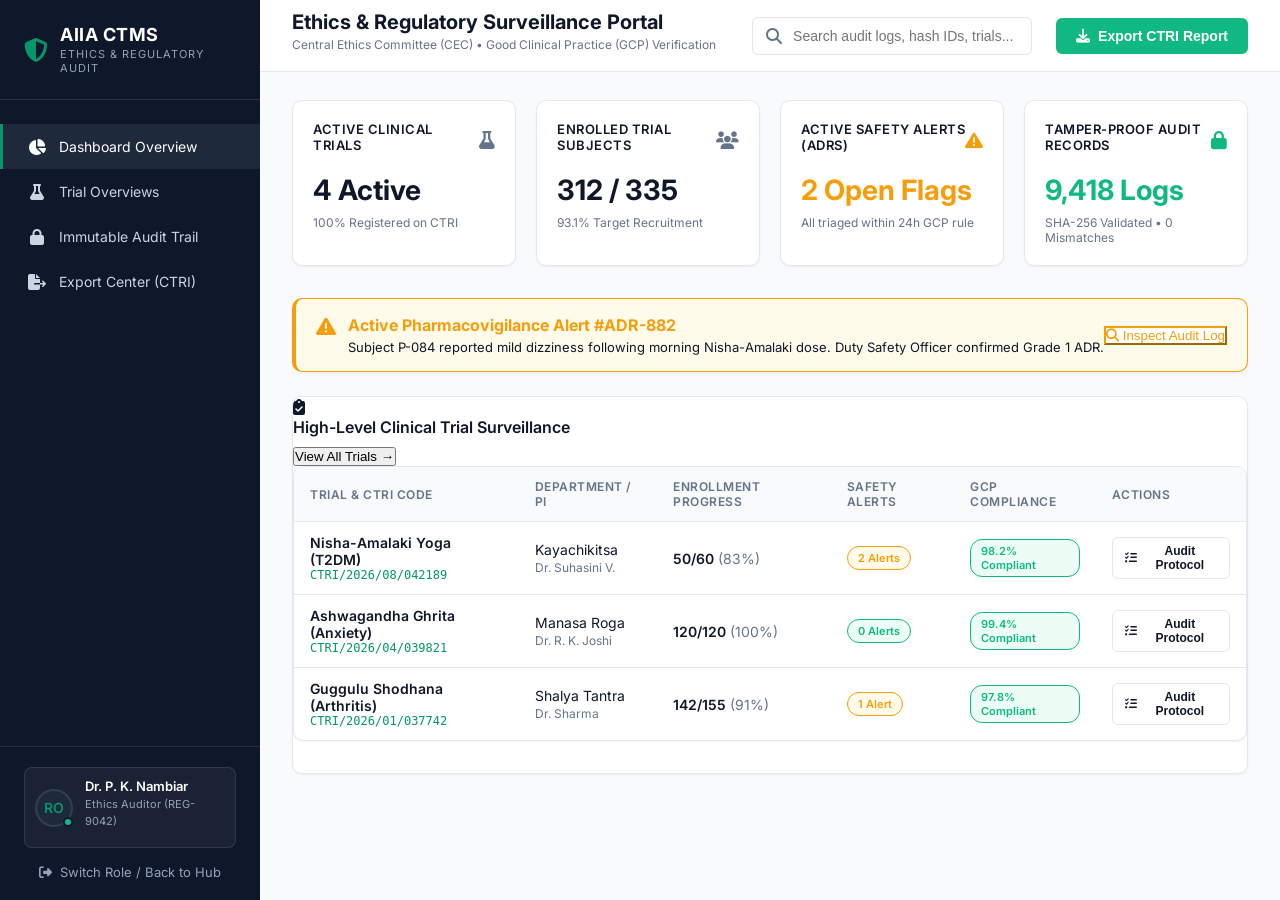
<file: dashboards/regulatory-dashboard.html>
<!DOCTYPE html>
<html lang="en">
<head>
    <meta charset="UTF-8">
    <meta name="viewport" content="width=device-width, initial-scale=1.0">
    <title>Ethics & Regulatory Surveillance Portal - AIIA CTMS</title>
    <link rel="stylesheet" href="../css/global.css">
    <link rel="stylesheet" href="https://cdnjs.cloudflare.com/ajax/libs/font-awesome/6.4.0/css/all.min.css">
    <style>
        /* SPA View Management */
        .dashboard-view { display: none; animation: fadeIn 0.3s ease-in-out; }
        .dashboard-view.active { display: block; }
        @keyframes fadeIn { from { opacity: 0; transform: translateY(10px); } to { opacity: 1; transform: translateY(0); } }

        /* General Typography Overrides */
        h2 { font-size: 20px; margin-bottom: 16px; color: var(--text-main); font-weight: 600; }
        h3 { font-size: 16px; color: var(--text-main); font-weight: 600; margin-bottom: 8px; }
        p { margin-bottom: 8px; color: var(--text-main); line-height: 1.5; }
        
        /* Grid Layouts */
        .trials-grid { display: grid; grid-template-columns: repeat(auto-fit, minmax(300px, 1fr)); gap: 20px; margin-bottom: 24px; }
        .export-grid { display: grid; grid-template-columns: repeat(auto-fit, minmax(280px, 1fr)); gap: 20px; margin-bottom: 24px; }

        /* Specific Cards */
        .trial-card {
            background: var(--bg-surface);
            border: 1px solid var(--border-subtle);
            border-radius: var(--radius-md);
            padding: 20px;
            box-shadow: var(--shadow-sm);
            display: flex;
            flex-direction: column;
        }
        .trial-card-header { margin-bottom: 12px; }
        .trial-title { font-size: 16px; font-weight: 700; color: var(--text-main); margin-bottom: 4px; }
        .ctri-link { color: var(--primary-accent); font-family: monospace; font-size: 13px; text-decoration: none; font-weight: 600; display: inline-block; margin-bottom: 12px;}
        .ctri-link:hover { text-decoration: underline; }
        .trial-meta { font-size: 13px; color: var(--text-muted); margin-bottom: 16px; line-height: 1.6; }
        .trial-actions { display: flex; gap: 8px; margin-top: auto; flex-wrap: wrap; }
        
        .export-card {
            background: var(--bg-surface);
            border: 1px solid var(--border-subtle);
            border-radius: var(--radius-md);
            padding: 24px;
            box-shadow: var(--shadow-sm);
            text-align: center;
        }
        .export-icon { font-size: 32px; color: var(--primary-accent); margin-bottom: 16px; }

        /* Alerts & Banners */
        .pv-alert-banner {
            background: var(--warning-bg);
            border: 1px solid var(--warning-amber);
            border-left: 4px solid var(--warning-amber);
            border-radius: var(--radius-md);
            padding: 16px 20px;
            display: flex;
            justify-content: space-between;
            align-items: center;
            margin-bottom: 24px;
            box-shadow: var(--shadow-sm);
        }
        .pv-alert-content { display: flex; align-items: flex-start; gap: 12px; }
        .pv-alert-icon { font-size: 20px; color: var(--warning-amber); margin-top: 2px;}
        
        .verification-banner {
            background: var(--success-bg);
            border: 1px solid var(--success-green);
            border-radius: var(--radius-md);
            padding: 12px 16px;
            display: flex;
            align-items: center;
            gap: 12px;
            margin-bottom: 20px;
            color: var(--success-green);
            font-weight: 600;
            font-size: 14px;
        }

        /* Tables & Badges */
        table { width: 100%; border-collapse: collapse; }
        th, td { padding: 12px 16px; text-align: left; border-bottom: 1px solid var(--border-subtle); }
        th { font-size: 12px; text-transform: uppercase; color: var(--text-muted); font-weight: 600; background: #F8FAFC;}
        td { font-size: 14px; color: var(--text-main); }
        tr.clickable { cursor: pointer; transition: background 0.2s; }
        tr.clickable:hover { background: var(--bg-app); }

        .badge { padding: 4px 10px; border-radius: 12px; font-size: 11px; font-weight: 600; display: inline-flex; align-items: center; gap: 4px; border: 1px solid transparent; }
        .badge-success { background: var(--success-bg); color: var(--success-green); border-color: var(--success-green); }
        .badge-warning { background: var(--warning-bg); color: var(--warning-amber); border-color: var(--warning-amber); }
        .badge-danger { background: var(--danger-bg); color: var(--danger-red); border-color: var(--danger-red); }
        .badge-neutral { background: #F1F5F9; color: var(--text-muted); border-color: var(--border-subtle); }
        
        .btn-action { background: white; border: 1px solid var(--border-subtle); padding: 6px 12px; border-radius: 6px; cursor: pointer; font-size: 12px; font-weight: 600; color: var(--text-main); transition: all 0.2s; display: inline-flex; align-items: center; gap: 6px; }
        .btn-action:hover { border-color: var(--primary-accent); color: var(--primary-accent); }

        /* Modals */
        .modal-overlay {
            position: fixed; inset: 0; background: rgba(15, 23, 42, 0.6); backdrop-filter: blur(4px);
            display: none; justify-content: center; align-items: center; z-index: 1000;
        }
        .modal-overlay.active { display: flex; }
        .modal-content {
            background: var(--bg-surface); width: 100%; max-width: 550px; border-radius: var(--radius-md);
            box-shadow: 0 20px 25px -5px rgba(0, 0, 0, 0.1); overflow: hidden;
            animation: modalPop 0.3s cubic-bezier(0.16, 1, 0.3, 1);
        }
        @keyframes modalPop { from { transform: scale(0.95); opacity: 0; } to { transform: scale(1); opacity: 1; } }
        .modal-header { padding: 16px 24px; border-bottom: 1px solid var(--border-subtle); display: flex; justify-content: space-between; align-items: center; background: #FAFAFA; }
        .modal-header h3 { margin: 0; font-size: 18px; color: var(--text-main); }
        .close-btn { background: none; border: none; font-size: 20px; color: var(--text-muted); cursor: pointer; }
        .modal-body { padding: 24px; }
        .modal-footer { padding: 16px 24px; border-top: 1px solid var(--border-subtle); display: flex; justify-content: flex-end; gap: 12px; background: #FAFAFA; }

        /* Progress Bar in Modal */
        .progress-wrapper { margin-bottom: 24px; }
        .progress-bar-bg { width: 100%; height: 8px; background: #E2E8F0; border-radius: 4px; overflow: hidden; }
        .progress-bar-fill { height: 100%; background: var(--primary-accent); width: 0%; transition: width 0.3s ease; }
        .progress-status { font-size: 13px; color: var(--text-muted); margin-top: 8px; text-align: center; font-weight: 500;}

        /* Data Inspector */
        .inspector-row { display: flex; border-bottom: 1px solid var(--border-subtle); padding: 12px 0; }
        .inspector-row:last-child { border-bottom: none; }
        .inspector-label { width: 40%; font-size: 13px; color: var(--text-muted); font-weight: 600; }
        .inspector-value { width: 60%; font-size: 14px; color: var(--text-main); font-family: monospace; word-break: break-all; }

        /* Toasts */
        .toast-container { position: fixed; bottom: 24px; right: 24px; z-index: 1100; display: flex; flex-direction: column; gap: 12px; }
        .toast {
            background: var(--bg-surface); padding: 16px 20px; border-radius: var(--radius-md);
            box-shadow: 0 10px 15px -3px rgba(0, 0, 0, 0.1); border-left: 4px solid var(--success-green);
            display: flex; align-items: center; gap: 12px; transform: translateX(120%); transition: transform 0.3s ease;
        }
        .toast.show { transform: translateX(0); }
        .toast-icon { font-size: 20px; color: var(--success-green); }
        .toast-text { font-size: 14px; font-weight: 600; color: var(--text-main); }
    </style>
</head>
<body>

    <!-- SIDEBAR -->
    <aside class="sidebar">
        <div class="sidebar-header">
            <i class="fa-solid fa-shield-halved"></i>
            <div>
                <div class="sidebar-title">AIIA CTMS</div>
                <div class="sidebar-subtitle">ETHICS & REGULATORY AUDIT</div>
            </div>
        </div>
        <nav class="nav-menu">
            <a class="nav-item active nav-link" onclick="switchView('view-overview', this)">
                <i class="fa-solid fa-chart-pie"></i> Dashboard Overview
            </a>
            <a class="nav-item nav-link" onclick="switchView('view-trials', this)">
                <i class="fa-solid fa-flask"></i> Trial Overviews
            </a>
            <a class="nav-item nav-link" onclick="switchView('view-audit', this)">
                <i class="fa-solid fa-lock"></i> Immutable Audit Trail
            </a>
            <a class="nav-item nav-link" onclick="switchView('view-export', this)">
                <i class="fa-solid fa-file-export"></i> Export Center (CTRI)
            </a>
        </nav>
        <div class="sidebar-footer">
            <div class="user-profile">
                <div class="avatar-container">
                    <div class="avatar">RO</div>
                    <div class="status-dot"></div>
                </div>
                <div class="user-info">
                    <h4>Dr. P. K. Nambiar</h4>
                    <p>Ethics Auditor (REG-9042)</p>
                </div>
            </div>
            <a href="../index.html" class="switch-role-btn">
                <i class="fa-solid fa-right-from-bracket"></i> Switch Role / Back to Hub
            </a>
        </div>
    </aside>

    <!-- MAIN CONTENT -->
    <main class="main-content">
        <header class="header">
            <div class="header-title">
                <h1>Ethics & Regulatory Surveillance Portal</h1>
                <p>Central Ethics Committee (CEC) • Good Clinical Practice (GCP) Verification</p>
            </div>
            <div class="header-controls">
                <div class="search-bar">
                    <i class="fa-solid fa-search"></i>
                    <input type="text" placeholder="Search audit logs, hash IDs, trials...">
                </div>
                <button class="btn-primary" style="background: var(--success-green); border-color: var(--success-green);" onclick="openModal('ctri-modal')">
                    <i class="fa-solid fa-download"></i> Export CTRI Report
                </button>
            </div>
        </header>

        <div class="content-area">
            
            <!-- VIEW 1: DASHBOARD OVERVIEW -->
            <section id="view-overview" class="dashboard-view active">
                <!-- KPI Cards -->
                <div class="kpi-grid">
                    <div class="kpi-card">
                        <div class="kpi-header"><h3>Active Clinical Trials</h3><i class="fa-solid fa-flask text-muted"></i></div>
                        <div class="kpi-value">4 Active</div>
                        <div class="kpi-subtitle">100% Registered on CTRI</div>
                    </div>
                    <div class="kpi-card">
                        <div class="kpi-header"><h3>Enrolled Trial Subjects</h3><i class="fa-solid fa-users text-muted"></i></div>
                        <div class="kpi-value">312 / 335</div>
                        <div class="kpi-subtitle">93.1% Target Recruitment</div>
                    </div>
                    <div class="kpi-card">
                        <div class="kpi-header"><h3>Active Safety Alerts (ADRs)</h3><i class="fa-solid fa-triangle-exclamation" style="color: var(--warning-amber);"></i></div>
                        <div class="kpi-value" style="color: var(--warning-amber);">2 Open Flags</div>
                        <div class="kpi-subtitle">All triaged within 24h GCP rule</div>
                    </div>
                    <div class="kpi-card">
                        <div class="kpi-header"><h3>Tamper-Proof Audit Records</h3><i class="fa-solid fa-lock" style="color: var(--success-green);"></i></div>
                        <div class="kpi-value" style="color: var(--success-green);">9,418 Logs</div>
                        <div class="kpi-subtitle">SHA-256 Validated • 0 Mismatches</div>
                    </div>
                </div>

                <!-- Active PV Alert Banner -->
                <div class="pv-alert-banner">
                    <div class="pv-alert-content">
                        <i class="fa-solid fa-triangle-exclamation pv-alert-icon"></i>
                        <div>
                            <div style="font-weight: 700; color: var(--warning-amber); margin-bottom: 4px;">Active Pharmacovigilance Alert #ADR-882</div>
                            <div style="font-size: 13px; color: var(--text-main);">Subject P-084 reported mild dizziness following morning Nisha-Amalaki dose. Duty Safety Officer confirmed Grade 1 ADR.</div>
                        </div>
                    </div>
                    <button class="btn-outline" style="background: white; border-color: var(--warning-amber); color: var(--warning-amber);" onclick="switchView('view-audit')">
                        <i class="fa-solid fa-magnifying-glass"></i> Inspect Audit Log
                    </button>
                </div>

                <!-- High-Level Trial Surveillance Table -->
                <div class="card">
                    <div class="card-header">
                        <div class="card-title">
                            <i class="fa-solid fa-clipboard-check"></i>
                            <h3>High-Level Clinical Trial Surveillance</h3>
                        </div>
                        <button class="btn-outline" onclick="switchView('view-trials')">View All Trials &rarr;</button>
                    </div>
                    <div class="table-container">
                        <table>
                            <thead>
                                <tr>
                                    <th>Trial & CTRI Code</th>
                                    <th>Department / PI</th>
                                    <th>Enrollment Progress</th>
                                    <th>Safety Alerts</th>
                                    <th>GCP Compliance</th>
                                    <th>Actions</th>
                                </tr>
                            </thead>
                            <tbody>
                                <tr>
                                    <td>
                                        <div style="font-weight: 600;">Nisha-Amalaki Yoga (T2DM)</div>
                                        <div style="font-family: monospace; font-size: 12px; color: var(--primary-accent);">CTRI/2026/08/042189</div>
                                    </td>
                                    <td>Kayachikitsa<br><span style="font-size: 12px; color: var(--text-muted);">Dr. Suhasini V.</span></td>
                                    <td>
                                        <div style="font-weight: 600;">50/60 <span style="font-weight: normal; color: var(--text-muted);">(83%)</span></div>
                                    </td>
                                    <td><span class="badge badge-warning">2 Alerts</span></td>
                                    <td><span class="badge badge-success">98.2% Compliant</span></td>
                                    <td><button class="btn-action"><i class="fa-solid fa-list-check"></i> Audit Protocol</button></td>
                                </tr>
                                <tr>
                                    <td>
                                        <div style="font-weight: 600;">Ashwagandha Ghrita (Anxiety)</div>
                                        <div style="font-family: monospace; font-size: 12px; color: var(--primary-accent);">CTRI/2026/04/039821</div>
                                    </td>
                                    <td>Manasa Roga<br><span style="font-size: 12px; color: var(--text-muted);">Dr. R. K. Joshi</span></td>
                                    <td>
                                        <div style="font-weight: 600;">120/120 <span style="font-weight: normal; color: var(--text-muted);">(100%)</span></div>
                                    </td>
                                    <td><span class="badge badge-success">0 Alerts</span></td>
                                    <td><span class="badge badge-success">99.4% Compliant</span></td>
                                    <td><button class="btn-action"><i class="fa-solid fa-list-check"></i> Audit Protocol</button></td>
                                </tr>
                                <tr>
                                    <td>
                                        <div style="font-weight: 600;">Guggulu Shodhana (Arthritis)</div>
                                        <div style="font-family: monospace; font-size: 12px; color: var(--primary-accent);">CTRI/2026/01/037742</div>
                                    </td>
                                    <td>Shalya Tantra<br><span style="font-size: 12px; color: var(--text-muted);">Dr. Sharma</span></td>
                                    <td>
                                        <div style="font-weight: 600;">142/155 <span style="font-weight: normal; color: var(--text-muted);">(91%)</span></div>
                                    </td>
                                    <td><span class="badge badge-warning">1 Alert</span></td>
                                    <td><span class="badge badge-success">97.8% Compliant</span></td>
                                    <td><button class="btn-action"><i class="fa-solid fa-list-check"></i> Audit Protocol</button></td>
                                </tr>
                            </tbody>
                        </table>
                    </div>
                </div>
            </section>

            <!-- VIEW 2: TRIAL OVERVIEWS -->
            <section id="view-trials" class="dashboard-view">
                <h2>Protocol Registry & Ethics Approvals</h2>
                <div class="trials-grid">
                    <!-- Card 1 -->
                    <div class="trial-card">
                        <div class="trial-card-header">
                            <span class="badge badge-neutral" style="margin-bottom: 8px;">Phase II Interventional</span>
                            <div class="trial-title">Nisha-Amalaki Yoga (T2DM)</div>
                            <a href="#" class="ctri-link">CTRI/2026/08/042189</a>
                        </div>
                        <div class="trial-meta">
                            <strong>PI:</strong> Dr. Suhasini V. (Kayachikitsa)<br>
                            <strong>Site:</strong> AIIA OPD Block A<br>
                            <strong>Formulation:</strong> 500mg capsules (Standardized)<br>
                            <strong>Recruitment:</strong> 50/60 Subjects Enrolled
                        </div>
                        <div class="progress-bar-bg" style="margin-bottom: 16px;">
                            <div class="progress-bar-fill" style="width: 83%;"></div>
                        </div>
                        <div style="font-size: 12px; color: var(--success-green); font-weight: 600; margin-bottom: 16px;">
                            <i class="fa-solid fa-check-circle"></i> CEC Approved (Valid till Dec 2027)
                        </div>
                        <div class="trial-actions">
                            <button class="btn-action"><i class="fa-solid fa-file-pdf"></i> View CEC Approval</button>
                            <button class="btn-action"><i class="fa-solid fa-signature"></i> Inspect Consent</button>
                        </div>
                    </div>

                    <!-- Card 2 -->
                    <div class="trial-card">
                        <div class="trial-card-header">
                            <span class="badge badge-neutral" style="margin-bottom: 8px;">Phase III Multicentric</span>
                            <div class="trial-title">Ashwagandha Ghrita (Anxiety)</div>
                            <a href="#" class="ctri-link">CTRI/2026/04/039821</a>
                        </div>
                        <div class="trial-meta">
                            <strong>PI:</strong> Dr. R. K. Joshi (Manasa Roga)<br>
                            <strong>Site:</strong> AIIA & IPGTRA<br>
                            <strong>Formulation:</strong> Medhya Rasayana 10ml OD<br>
                            <strong>Recruitment:</strong> 120/120 Subjects Enrolled
                        </div>
                        <div class="progress-bar-bg" style="margin-bottom: 16px;">
                            <div class="progress-bar-fill" style="width: 100%;"></div>
                        </div>
                        <div style="font-size: 12px; color: var(--success-green); font-weight: 600; margin-bottom: 16px;">
                            <i class="fa-solid fa-check-circle"></i> CEC Approved (Valid till Jun 2027)
                        </div>
                        <div class="trial-actions">
                            <button class="btn-action"><i class="fa-solid fa-file-pdf"></i> View CEC Approval</button>
                            <button class="btn-action"><i class="fa-solid fa-signature"></i> Inspect Consent</button>
                        </div>
                    </div>

                    <!-- Card 3 -->
                    <div class="trial-card">
                        <div class="trial-card-header">
                            <span class="badge badge-neutral" style="margin-bottom: 8px;">Phase II Add-on</span>
                            <div class="trial-title">Guggulu Shodhana (Arthritis)</div>
                            <a href="#" class="ctri-link">CTRI/2026/01/037742</a>
                        </div>
                        <div class="trial-meta">
                            <strong>PI:</strong> Dr. Sharma (Shalya Tantra)<br>
                            <strong>Site:</strong> AIIA Shalya OPD<br>
                            <strong>Formulation:</strong> Guggulu Compound 250mg BD<br>
                            <strong>Recruitment:</strong> 142/155 Subjects Enrolled
                        </div>
                        <div class="progress-bar-bg" style="margin-bottom: 16px;">
                            <div class="progress-bar-fill" style="width: 91%;"></div>
                        </div>
                        <div style="font-size: 12px; color: var(--success-green); font-weight: 600; margin-bottom: 16px;">
                            <i class="fa-solid fa-check-circle"></i> CEC Approved (Valid till Aug 2027)
                        </div>
                        <div class="trial-actions">
                            <button class="btn-action"><i class="fa-solid fa-file-pdf"></i> View CEC Approval</button>
                            <button class="btn-action"><i class="fa-solid fa-signature"></i> Inspect Consent</button>
                        </div>
                    </div>
                </div>
            </section>

            <!-- VIEW 3: IMMUTABLE AUDIT TRAIL -->
            <section id="view-audit" class="dashboard-view">
                <div style="display: flex; justify-content: space-between; align-items: center; margin-bottom: 16px;">
                    <h2>Immutable Audit Trail</h2>
                    <div style="display: flex; gap: 12px;">
                        <select class="btn-outline" style="padding: 8px 12px; font-size: 13px;">
                            <option>Filter by User Role</option>
                            <option>PI</option>
                            <option>CRC / Nurse</option>
                            <option>Safety Officer</option>
                        </select>
                        <select class="btn-outline" style="padding: 8px 12px; font-size: 13px;">
                            <option>Filter by Event Type</option>
                            <option>eCRF Update</option>
                            <option>Protocol Amendment</option>
                            <option>Adverse Event</option>
                        </select>
                    </div>
                </div>

                <div class="verification-banner">
                    <i class="fa-solid fa-shield-check"></i>
                    <span>🛡️ Cryptographic Ledger Integrity: Verified (Hash root: 0x8f2a...c31e - No manual overwrites detected)</span>
                </div>

                <div class="card">
                    <div class="table-container">
                        <table>
                            <thead>
                                <tr>
                                    <th>Timestamp (IST)</th>
                                    <th>Transaction ID</th>
                                    <th>User Role / ID</th>
                                    <th>Action Performed</th>
                                    <th>Field Modified</th>
                                    <th>Prior Value</th>
                                    <th>New Value</th>
                                    <th>Status</th>
                                </tr>
                            </thead>
                            <tbody>
                                <tr class="clickable" onclick="openAuditDetail('TX-9418', 'Nurse Sunita (CRC)', 'Logged eCRF Visit 3', '120 mmHg', '138 mmHg', 'Verified')">
                                    <td class="text-muted" style="font-family: monospace;">2026-09-15 11:24:02</td>
                                    <td style="font-family: monospace; font-weight: 600;">#TX-9418</td>
                                    <td>Nurse Sunita (CRC)</td>
                                    <td>Logged eCRF Visit 3</td>
                                    <td>Systolic BP</td>
                                    <td style="color: var(--text-muted); text-decoration: line-through;">120 mmHg</td>
                                    <td style="font-weight: 600;">138 mmHg</td>
                                    <td><span class="badge badge-success">Verified</span></td>
                                </tr>
                                <tr class="clickable" onclick="openAuditDetail('TX-9417', 'Safety Officer Kulkarni', 'Escalated SAE Alert', 'None', 'Grade 2 Adverse Event', 'Flagged')">
                                    <td class="text-muted" style="font-family: monospace;">2026-09-15 10:45:11</td>
                                    <td style="font-family: monospace; font-weight: 600;">#TX-9417</td>
                                    <td>Safety Officer Kulkarni</td>
                                    <td>Escalated SAE Alert</td>
                                    <td>Alert Severity</td>
                                    <td style="color: var(--text-muted); text-decoration: line-through;">None</td>
                                    <td style="font-weight: 600; color: var(--danger-red);">Grade 2 Adverse Event</td>
                                    <td><span class="badge badge-warning">Flagged</span></td>
                                </tr>
                                <tr class="clickable" onclick="openAuditDetail('TX-9416', 'Dr. Sharma (PI)', 'Protocol Amendment', 'OD (Once Daily)', 'BD (Twice Daily)', 'Signed & Locked')">
                                    <td class="text-muted" style="font-family: monospace;">2026-09-15 09:12:44</td>
                                    <td style="font-family: monospace; font-weight: 600;">#TX-9416</td>
                                    <td>Dr. Sharma (PI)</td>
                                    <td>Protocol Amendment</td>
                                    <td>Dose Frequency</td>
                                    <td style="color: var(--text-muted); text-decoration: line-through;">OD (Once Daily)</td>
                                    <td style="font-weight: 600;">BD (Twice Daily)</td>
                                    <td><span class="badge badge-success">Signed & Locked</span></td>
                                </tr>
                            </tbody>
                        </table>
                    </div>
                </div>
            </section>

            <!-- VIEW 4: EXPORT CENTER -->
            <section id="view-export" class="dashboard-view">
                <h2>CTRI & CDISC/FHIR Export Center</h2>
                
                <div class="export-grid">
                    <div class="export-card">
                        <i class="fa-solid fa-file-invoice export-icon"></i>
                        <h3>Official CTRI Periodic Safety Update Report (PSUR)</h3>
                        <p style="font-size: 13px; color: var(--text-muted); margin-bottom: 20px;">Formatted to meet exact CTRI schema requirements.</p>
                        <button class="btn-primary" style="width: 100%; justify-content: center;" onclick="openModal('ctri-modal')">Generate CTRI Form 24</button>
                    </div>
                    <div class="export-card">
                        <i class="fa-solid fa-laptop-medical export-icon"></i>
                        <h3>CDISC ODM / HL7 FHIR Interoperability Bundle</h3>
                        <p style="font-size: 13px; color: var(--text-muted); margin-bottom: 20px;">Standardized clinical data for cross-platform EHR.</p>
                        <button class="btn-outline" style="width: 100%; justify-content: center;" onclick="openModal('ctri-modal')">Export Medical JSON (FHIR)</button>
                    </div>
                    <div class="export-card">
                        <i class="fa-solid fa-file-signature export-icon"></i>
                        <h3>GCP Complete Trial Master File (TMF) Audit Summary</h3>
                        <p style="font-size: 13px; color: var(--text-muted); margin-bottom: 20px;">Full PDF ledger with cryptographic sign-offs.</p>
                        <button class="btn-outline" style="width: 100%; justify-content: center;" onclick="openModal('ctri-modal')">Download Audit Certificate (PDF)</button>
                    </div>
                </div>

                <div class="card">
                    <div class="card-header">
                        <div class="card-title">
                            <i class="fa-solid fa-clock-rotate-left"></i>
                            <h3>Historical Export Log</h3>
                        </div>
                    </div>
                    <div class="table-container">
                        <table>
                            <thead>
                                <tr>
                                    <th>Export Date (IST)</th>
                                    <th>Report Type</th>
                                    <th>Generated By</th>
                                    <th>File Size</th>
                                    <th>Action</th>
                                </tr>
                            </thead>
                            <tbody>
                                <tr>
                                    <td class="text-muted" style="font-family: monospace;">2026-09-01 14:00:00</td>
                                    <td>CTRI Form 24 (August)</td>
                                    <td>Dr. P. K. Nambiar</td>
                                    <td>2.4 MB</td>
                                    <td><a href="#" style="color: var(--primary-accent); font-size: 13px; font-weight: 600;"><i class="fa-solid fa-download"></i> Re-download</a></td>
                                </tr>
                                <tr>
                                    <td class="text-muted" style="font-family: monospace;">2026-08-01 14:15:30</td>
                                    <td>CTRI Form 24 (July)</td>
                                    <td>Dr. P. K. Nambiar</td>
                                    <td>2.1 MB</td>
                                    <td><a href="#" style="color: var(--primary-accent); font-size: 13px; font-weight: 600;"><i class="fa-solid fa-download"></i> Re-download</a></td>
                                </tr>
                            </tbody>
                        </table>
                    </div>
                </div>
            </section>
            
        </div>
    </main>

    <!-- MODALS -->

    <!-- CTRI Export Progress Modal -->
    <div id="ctri-modal" class="modal-overlay">
        <div class="modal-content" style="max-width: 450px;">
            <div class="modal-header">
                <h3>Generating Export Package</h3>
                <button class="close-btn" onclick="closeModal('ctri-modal')">&times;</button>
            </div>
            <div class="modal-body" id="ctri-modal-body">
                <div class="progress-wrapper">
                    <div class="progress-bar-bg">
                        <div class="progress-bar-fill" id="export-progress"></div>
                    </div>
                    <div class="progress-status" id="export-status">Initializing...</div>
                </div>
            </div>
            <div class="modal-footer" id="ctri-modal-footer" style="display: none;">
                <button class="btn-outline" onclick="closeModal('ctri-modal')">Close</button>
                <button class="btn-primary" style="background: var(--success-green); border-color: var(--success-green);" onclick="downloadReport()">Download File</button>
            </div>
        </div>
    </div>

    <!-- Transaction Detail Inspector Modal -->
    <div id="audit-detail-modal" class="modal-overlay">
        <div class="modal-content">
            <div class="modal-header">
                <h3>GCP Transaction Detail Inspector</h3>
                <button class="close-btn" onclick="closeModal('audit-detail-modal')">&times;</button>
            </div>
            <div class="modal-body">
                <div style="background: #F8FAFC; padding: 16px; border-radius: var(--radius-sm); border: 1px solid var(--border-subtle); margin-bottom: 20px;">
                    <div style="font-size: 18px; font-weight: 700; color: var(--text-main); margin-bottom: 4px;" id="ad-tx">#TX-0000</div>
                    <div style="font-size: 13px; color: var(--text-muted);"><i class="fa-solid fa-shield-check" style="color: var(--success-green);"></i> Verified Cryptographic Entry</div>
                </div>
                
                <div class="inspector-row">
                    <div class="inspector-label">User Role / ID</div>
                    <div class="inspector-value" id="ad-user">--</div>
                </div>
                <div class="inspector-row">
                    <div class="inspector-label">Action Performed</div>
                    <div class="inspector-value" id="ad-action">--</div>
                </div>
                <div class="inspector-row">
                    <div class="inspector-label">Data Change</div>
                    <div class="inspector-value">
                        <span style="color: var(--text-muted); text-decoration: line-through;" id="ad-old">--</span> &rarr; 
                        <span style="font-weight: 700;" id="ad-new">--</span>
                    </div>
                </div>
                <div class="inspector-row">
                    <div class="inspector-label">SHA-256 Hash Signature</div>
                    <div class="inspector-value" style="font-size: 11px; color: var(--primary-accent);">8f2a991b3... (verified)</div>
                </div>
                <div class="inspector-row">
                    <div class="inspector-label">Client IP Address</div>
                    <div class="inspector-value">192.168.1.105 (Internal Network)</div>
                </div>
            </div>
            <div class="modal-footer">
                <button class="btn-primary" onclick="closeModal('audit-detail-modal')">Close Inspector</button>
            </div>
        </div>
    </div>

    <!-- TOAST CONTAINER -->
    <div class="toast-container" id="toast-container"></div>

    <script>
        // SPA View Switching
        function switchView(viewId, navElement) {
            // Hide all views
            document.querySelectorAll('.dashboard-view').forEach(view => {
                view.classList.remove('active');
            });
            // Update nav active state
            if (navElement) {
                document.querySelectorAll('.nav-link').forEach(link => {
                    link.classList.remove('active');
                });
                navElement.classList.add('active');
            } else {
                document.querySelectorAll('.nav-link').forEach(link => {
                    link.classList.remove('active');
                    if(link.getAttribute('onclick').includes(viewId)) {
                        link.classList.add('active');
                    }
                });
            }
            // Show requested view
            document.getElementById(viewId).classList.add('active');
        }

        // Modal Logic
        function openModal(id) {
            document.getElementById(id).classList.add('active');
            
            // If it's the CTRI export modal, trigger the simulation
            if (id === 'ctri-modal') {
                simulateExport();
            }
        }
        function closeModal(id) {
            document.getElementById(id).classList.remove('active');
        }
        
        // Close on outside click
        window.onclick = function(event) {
            if (event.target.classList.contains('modal-overlay')) {
                event.target.classList.remove('active');
            }
        }

        // Audit Detail Inspector
        function openAuditDetail(tx, user, action, oldVal, newVal, status) {
            document.getElementById('ad-tx').textContent = '#' + tx;
            document.getElementById('ad-user').textContent = user;
            document.getElementById('ad-action').textContent = action;
            document.getElementById('ad-old').textContent = oldVal;
            document.getElementById('ad-new').textContent = newVal;
            openModal('audit-detail-modal');
        }

        // Export Simulation
        function simulateExport() {
            const bar = document.getElementById('export-progress');
            const status = document.getElementById('export-status');
            const footer = document.getElementById('ctri-modal-footer');
            
            // Reset
            bar.style.width = '0%';
            footer.style.display = 'none';
            status.innerHTML = 'Querying PostgreSQL Trial Database...';
            status.style.color = 'var(--text-muted)';
            
            setTimeout(() => {
                bar.style.width = '40%';
                status.innerHTML = 'Validating SHA-256 cryptographic hashes...';
            }, 600);
            
            setTimeout(() => {
                bar.style.width = '80%';
                status.innerHTML = 'Formatting into CTRI / CDISC XML-JSON schema...';
            }, 1200);
            
            setTimeout(() => {
                bar.style.width = '100%';
                status.innerHTML = '✓ Export Package Ready';
                status.style.color = 'var(--success-green)';
                status.style.fontWeight = '700';
                footer.style.display = 'flex';
            }, 1800);
        }

        // Download Action
        function downloadReport() {
            closeModal('ctri-modal');
            showToast('Report downloaded successfully!');
        }

        // Toast Notification
        function showToast(message) {
            const container = document.getElementById('toast-container');
            const toast = document.createElement('div');
            toast.className = 'toast';
            toast.innerHTML = `
                <i class="fa-solid fa-circle-check toast-icon"></i>
                <div class="toast-text">${message}</div>
            `;
            container.appendChild(toast);
            
            setTimeout(() => toast.classList.add('show'), 10);
            setTimeout(() => {
                toast.classList.remove('show');
                setTimeout(() => toast.remove(), 300);
            }, 3000);
        }
    </script>
</body>
</html>
</file>
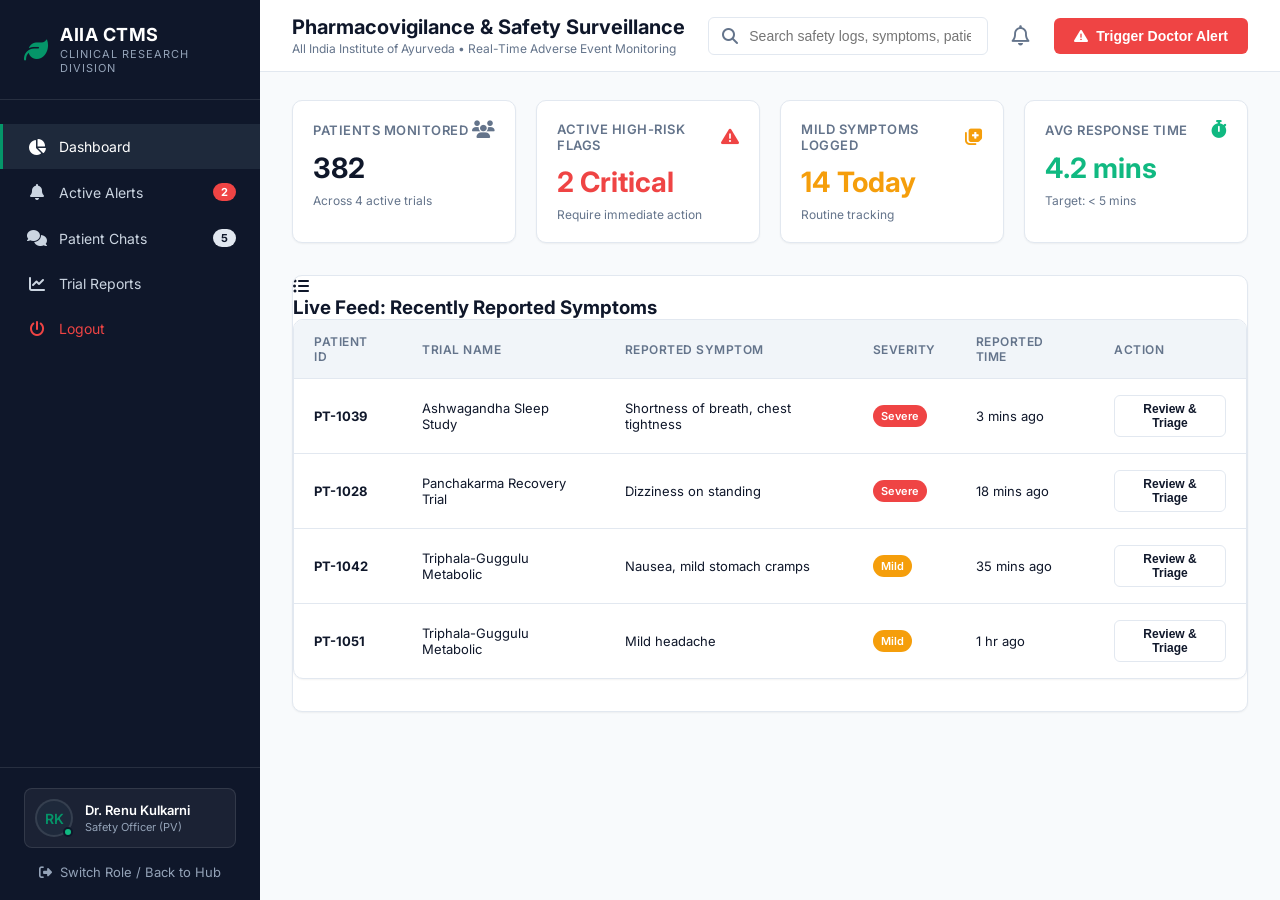
<file: dashboards/safety-dashboard.html>
<!DOCTYPE html>
<html lang="en">
<head>
    <meta charset="UTF-8">
    <meta name="viewport" content="width=device-width, initial-scale=1.0">
    <title>AIIA CTMS - Pharmacovigilance & Safety Surveillance</title>
    <link rel="stylesheet" href="../css/global.css">
    <link rel="stylesheet" href="https://cdnjs.cloudflare.com/ajax/libs/font-awesome/6.4.0/css/all.min.css">
    <style>
        /* SPA View Management */
        .dashboard-view { display: none; animation: fadeIn 0.3s ease-in-out; }
        .dashboard-view.active { display: block; }
        @keyframes fadeIn { from { opacity: 0; transform: translateY(10px); } to { opacity: 1; transform: translateY(0); } }
        
        /* Typography standard overrides if needed */
        h2 { font-size: 20px; margin-bottom: 16px; color: var(--text-main); }
        
        /* Chat Split Layout */
        .chat-split-layout {
            display: flex;
            gap: 20px;
            height: calc(100vh - 160px); /* Adjust based on header */
        }
        .patient-queue {
            width: 35%;
            background: var(--bg-surface);
            border: 1px solid var(--border-subtle);
            border-radius: var(--radius-md);
            display: flex;
            flex-direction: column;
            overflow: hidden;
            box-shadow: var(--shadow-sm);
        }
        .active-chat-pane {
            width: 65%;
            background: var(--bg-surface);
            border: 1px solid var(--border-subtle);
            border-radius: var(--radius-md);
            display: flex;
            flex-direction: column;
            position: relative;
            box-shadow: var(--shadow-sm);
        }
        .queue-header { padding: 16px; border-bottom: 1px solid var(--border-subtle); background: #FAFAFA;}
        .queue-list { overflow-y: auto; flex: 1; }
        .queue-item {
            padding: 16px;
            border-bottom: 1px solid var(--border-subtle);
            cursor: pointer;
            transition: background 0.2s;
            display: flex;
            gap: 12px;
            align-items: center;
        }
        .queue-item:hover, .queue-item.active { background: var(--bg-app); }
        .queue-avatar { width: 40px; height: 40px; background: var(--sidebar-bg); color: white; border-radius: 50%; display: flex; align-items: center; justify-content: center; font-weight: 700; flex-shrink: 0;}
        
        .chat-header { padding: 16px; border-bottom: 1px solid var(--border-subtle); display: flex; justify-content: space-between; align-items: center; background: #FAFAFA; }
        .chat-messages { flex: 1; padding: 20px; overflow-y: auto; display: flex; flex-direction: column; gap: 16px; background: var(--bg-app); }
        .chat-input-area { padding: 16px; border-top: 1px solid var(--border-subtle); display: flex; gap: 12px; background: var(--bg-surface); }
        .chat-input-area input { flex: 1; padding: 10px 16px; border: 1px solid var(--border-subtle); border-radius: 24px; outline: none; font-family: inherit; }
        .chat-input-area input:focus { border-color: var(--border-focus); }
        .chat-input-area button { background: var(--primary-accent); color: white; border: none; padding: 10px 24px; border-radius: 24px; cursor: pointer; font-weight: 600; display: flex; align-items: center; gap: 8px;}
        .chat-input-area button:hover { background: var(--primary-accent-hover); }
        
        .msg-bubble { max-width: 75%; padding: 12px 16px; border-radius: 16px; font-size: 14px; line-height: 1.5; position: relative; box-shadow: var(--shadow-sm); }
        .msg-patient { background: white; border: 1px solid var(--border-subtle); align-self: flex-start; border-bottom-left-radius: 4px; color: var(--text-main); }
        .msg-officer { background: var(--primary-accent); color: white; align-self: flex-end; border-bottom-right-radius: 4px; }
        
        /* Alert Cards */
        .alert-card {
            background: var(--bg-surface);
            border: 1px solid var(--border-subtle);
            border-left: 4px solid var(--danger-red);
            border-radius: var(--radius-md);
            padding: 20px;
            margin-bottom: 16px;
            box-shadow: var(--shadow-sm);
        }
        .alert-card.amber { border-left-color: var(--warning-amber); }
        .alert-header { display: flex; justify-content: space-between; align-items: center; margin-bottom: 12px; }
        .alert-title { font-weight: 700; font-size: 16px; display: flex; align-items: center; gap: 8px;}
        .alert-card.amber .alert-title { color: var(--warning-amber); }
        .alert-card:not(.amber) .alert-title { color: var(--danger-red); }
        .alert-details { font-size: 14px; color: var(--text-main); margin-bottom: 16px; line-height: 1.5; }
        .alert-actions { display: flex; gap: 12px; }
        
        /* Filter Pills */
        .filter-pills { display: flex; gap: 12px; margin-bottom: 20px; }
        .filter-pill { padding: 6px 16px; background: white; border: 1px solid var(--border-subtle); border-radius: 20px; font-size: 13px; font-weight: 600; color: var(--text-muted); cursor: pointer; transition: all 0.2s; }
        .filter-pill.active { background: var(--primary-accent); color: white; border-color: var(--primary-accent); }
        
        /* Modals */
        .modal-overlay {
            position: fixed; inset: 0; background: rgba(15, 23, 42, 0.6); backdrop-filter: blur(4px);
            display: none; justify-content: center; align-items: center; z-index: 1000;
        }
        .modal-overlay.active { display: flex; }
        .modal-content {
            background: var(--bg-surface); width: 100%; max-width: 500px; border-radius: var(--radius-md);
            box-shadow: 0 20px 25px -5px rgba(0, 0, 0, 0.1); overflow: hidden;
            animation: modalPop 0.3s cubic-bezier(0.16, 1, 0.3, 1);
        }
        @keyframes modalPop { from { transform: scale(0.95); opacity: 0; } to { transform: scale(1); opacity: 1; } }
        .modal-header { padding: 16px 24px; border-bottom: 1px solid var(--border-subtle); display: flex; justify-content: space-between; align-items: center; background: #FAFAFA; }
        .modal-header h3 { margin: 0; color: var(--text-main); font-size: 18px; }
        .close-btn { background: none; border: none; font-size: 20px; color: var(--text-muted); cursor: pointer; }
        .modal-body { padding: 24px; }
        .modal-footer { padding: 16px 24px; border-top: 1px solid var(--border-subtle); display: flex; justify-content: flex-end; gap: 12px; background: #FAFAFA; }
        
        .form-group { margin-bottom: 16px; }
        .form-group label { display: block; margin-bottom: 8px; font-weight: 600; font-size: 13px; color: var(--text-main); }
        .form-control { width: 100%; padding: 10px; border: 1px solid var(--border-subtle); border-radius: var(--radius-sm); outline: none; box-sizing: border-box; font-family: inherit;}
        .form-control:focus { border-color: var(--border-focus); }
        
        /* Toasts */
        .toast-container { position: fixed; bottom: 24px; right: 24px; z-index: 1100; display: flex; flex-direction: column; gap: 12px; }
        .toast {
            background: var(--bg-surface); padding: 16px 20px; border-radius: var(--radius-md);
            box-shadow: 0 10px 15px -3px rgba(0, 0, 0, 0.1); border-left: 4px solid var(--danger-red);
            display: flex; align-items: center; gap: 12px; transform: translateX(120%); transition: transform 0.3s ease;
        }
        .toast.show { transform: translateX(0); }
        .toast.success { border-left-color: var(--success-green); }
        .toast-icon { font-size: 20px; }
        .toast.success .toast-icon { color: var(--success-green); }
        .toast:not(.success) .toast-icon { color: var(--danger-red); }
        .toast-text { font-size: 14px; font-weight: 600; color: var(--text-main); }
        
        /* Utility */
        .status-pill { background: #F1F5F9; color: var(--text-main); padding: 4px 10px; border-radius: 20px; font-size: 12px; font-weight: 600; border: 1px solid var(--border-subtle);}
        .table-action-btn { background: white; border: 1px solid var(--border-subtle); padding: 6px 12px; border-radius: 6px; cursor: pointer; font-size: 12px; font-weight: 600; color: var(--text-main); transition: all 0.2s;}
        .table-action-btn:hover { border-color: var(--primary-accent); color: var(--primary-accent); }
        
        .badge { padding: 4px 8px; border-radius: 12px; font-size: 11px; font-weight: 600; color: white;}
        .badge.red { background: var(--danger-red); }
        .badge.amber { background: var(--warning-amber); }
        .badge.green { background: var(--success-green); }
        .badge.neutral { background: var(--text-muted); }
        
        .nav-badge { background: var(--border-subtle); color: var(--text-main); padding: 2px 8px; border-radius: 10px; font-size: 11px; font-weight: 700; margin-left: auto; }
        .nav-badge.red { background: var(--danger-red); color: white; }
    </style>
</head>
<body>

    <!-- SIDEBAR -->
    <aside class="sidebar">
        <div class="sidebar-header">
            <i class="fa-solid fa-leaf"></i>
            <div>
                <div class="sidebar-title">AIIA CTMS</div>
                <div class="sidebar-subtitle">CLINICAL RESEARCH DIVISION</div>
            </div>
        </div>
        <nav class="nav-menu">
            <a class="nav-item active nav-link" onclick="switchView('view-dashboard', this)">
                <i class="fa-solid fa-chart-pie"></i> Dashboard
            </a>
            <a class="nav-item nav-link" onclick="switchView('view-alerts', this)">
                <i class="fa-solid fa-bell"></i> Active Alerts
                <span class="nav-badge red">2</span>
            </a>
            <a class="nav-item nav-link" onclick="switchView('view-chats', this)">
                <i class="fa-solid fa-comments"></i> Patient Chats
                <span class="nav-badge">5</span>
            </a>
            <a class="nav-item nav-link" onclick="switchView('view-reports', this)">
                <i class="fa-solid fa-chart-line"></i> Trial Reports
            </a>
            <a class="nav-item nav-link" onclick="openModal('logout-modal')" style="color: #ef4444; margin-top: auto;">
                <i class="fa-solid fa-power-off"></i> Logout
            </a>
        </nav>
        <div class="sidebar-footer">
            <div class="user-profile">
                <div class="avatar-container">
                    <div class="avatar">RK</div>
                    <div class="status-dot"></div>
                </div>
                <div class="user-info">
                    <h4>Dr. Renu Kulkarni</h4>
                    <p>Safety Officer (PV)</p>
                </div>
            </div>
            <a href="../index.html" class="switch-role-btn">
                <i class="fa-solid fa-right-from-bracket"></i> Switch Role / Back to Hub
            </a>
        </div>
    </aside>

    <!-- MAIN CONTENT -->
    <main class="main-content">
        <header class="header">
            <div class="header-title">
                <h1>Pharmacovigilance & Safety Surveillance</h1>
                <p>All India Institute of Ayurveda • Real-Time Adverse Event Monitoring</p>
            </div>
            <div class="header-controls">
                <div class="search-bar">
                    <i class="fa-solid fa-search"></i>
                    <input type="text" placeholder="Search safety logs, symptoms, patients...">
                </div>
                <div class="notification-bell">
                    <i class="fa-regular fa-bell"></i>
                    <span class="pulse-dot"></span>
                </div>
                <button class="btn-primary" style="background: var(--danger-red);" onclick="openModal('escalation-modal')">
                    <i class="fa-solid fa-triangle-exclamation"></i> Trigger Doctor Alert
                </button>
            </div>
        </header>
        
        <div class="content-area">
            
            <!-- VIEW 1: DASHBOARD (Active by default) -->
            <section id="view-dashboard" class="dashboard-view active">
                <!-- KPI Cards -->
                <div class="kpi-grid">
                    <div class="kpi-card">
                        <div class="kpi-header"><h3>Patients Monitored</h3><i class="fa-solid fa-users text-muted"></i></div>
                        <div class="kpi-value">382</div>
                        <div class="kpi-subtitle">Across 4 active trials</div>
                    </div>
                    <div class="kpi-card">
                        <div class="kpi-header"><h3>Active High-Risk Flags</h3><i class="fa-solid fa-triangle-exclamation" style="color: var(--danger-red);"></i></div>
                        <div class="kpi-value" style="color: var(--danger-red);">2 Critical</div>
                        <div class="kpi-subtitle">Require immediate action</div>
                    </div>
                    <div class="kpi-card">
                        <div class="kpi-header"><h3>Mild Symptoms Logged</h3><i class="fa-solid fa-notes-medical" style="color: var(--warning-amber);"></i></div>
                        <div class="kpi-value" style="color: var(--warning-amber);">14 Today</div>
                        <div class="kpi-subtitle">Routine tracking</div>
                    </div>
                    <div class="kpi-card">
                        <div class="kpi-header"><h3>Avg Response Time</h3><i class="fa-solid fa-stopwatch" style="color: var(--success-green);"></i></div>
                        <div class="kpi-value" style="color: var(--success-green);">4.2 mins</div>
                        <div class="kpi-subtitle">Target: < 5 mins</div>
                    </div>
                </div>

                <!-- Live Feed Table -->
                <div class="card">
                    <div class="card-header">
                        <div class="card-title">
                            <i class="fa-solid fa-list-ul"></i>
                            <h3>Live Feed: Recently Reported Symptoms</h3>
                        </div>
                    </div>
                    <div class="table-container">
                        <table>
                            <thead>
                                <tr>
                                    <th>Patient ID</th>
                                    <th>Trial Name</th>
                                    <th>Reported Symptom</th>
                                    <th>Severity</th>
                                    <th>Reported Time</th>
                                    <th>Action</th>
                                </tr>
                            </thead>
                            <tbody>
                                <tr>
                                    <td><strong>PT-1039</strong></td>
                                    <td>Ashwagandha Sleep Study</td>
                                    <td>Shortness of breath, chest tightness</td>
                                    <td><span class="badge red">Severe</span></td>
                                    <td class="text-muted">3 mins ago</td>
                                    <td><button class="table-action-btn" onclick="reviewPatient('PT-1039')">Review & Triage</button></td>
                                </tr>
                                <tr>
                                    <td><strong>PT-1028</strong></td>
                                    <td>Panchakarma Recovery Trial</td>
                                    <td>Dizziness on standing</td>
                                    <td><span class="badge red">Severe</span></td>
                                    <td class="text-muted">18 mins ago</td>
                                    <td><button class="table-action-btn" onclick="reviewPatient('PT-1028')">Review & Triage</button></td>
                                </tr>
                                <tr>
                                    <td><strong>PT-1042</strong></td>
                                    <td>Triphala-Guggulu Metabolic</td>
                                    <td>Nausea, mild stomach cramps</td>
                                    <td><span class="badge amber">Mild</span></td>
                                    <td class="text-muted">35 mins ago</td>
                                    <td><button class="table-action-btn" onclick="reviewPatient('PT-1042')">Review & Triage</button></td>
                                </tr>
                                <tr>
                                    <td><strong>PT-1051</strong></td>
                                    <td>Triphala-Guggulu Metabolic</td>
                                    <td>Mild headache</td>
                                    <td><span class="badge amber">Mild</span></td>
                                    <td class="text-muted">1 hr ago</td>
                                    <td><button class="table-action-btn" onclick="reviewPatient('PT-1051')">Review & Triage</button></td>
                                </tr>
                            </tbody>
                        </table>
                    </div>
                </div>
            </section>

            <!-- VIEW 2: ALERTS -->
            <section id="view-alerts" class="dashboard-view">
                <div class="filter-pills">
                    <div class="filter-pill active">All (2)</div>
                    <div class="filter-pill">Critical Escalations (1)</div>
                    <div class="filter-pill">Under Review (1)</div>
                </div>
                
                <div class="alert-card">
                    <div class="alert-header">
                        <div class="alert-title"><i class="fa-solid fa-triangle-exclamation"></i> CRITICAL FLAG: PT-1039</div>
                        <span class="status-pill" style="background: var(--danger-bg); color: var(--danger-red);">Unacknowledged by Doctor</span>
                    </div>
                    <div class="alert-details">
                        <p><strong>Symptom:</strong> Acute chest tightness & dyspnea 15 mins post-dose.</p>
                        <p><strong>Trial:</strong> Ashwagandha Sleep & Stress Study (Batch #ASH-2026-02).</p>
                    </div>
                    <div class="alert-actions">
                        <button class="btn-outline"><i class="fa-solid fa-phone"></i> Call Patient</button>
                        <button class="btn-primary" style="background: var(--danger-red); border-color: var(--danger-red);" onclick="openModal('escalation-modal')">Escalate to PI Doctor</button>
                        <button class="btn-outline">Resolve Flag</button>
                    </div>
                </div>

                <div class="alert-card amber">
                    <div class="alert-header">
                        <div class="alert-title"><i class="fa-solid fa-circle-exclamation"></i> MODERATE FLAG: PT-1028</div>
                        <span class="status-pill">Under Observation</span>
                    </div>
                    <div class="alert-details">
                        <p><strong>Symptom:</strong> Persistent postural hypotension / dizziness.</p>
                        <p><strong>Trial:</strong> Panchakarma Recovery Trial.</p>
                    </div>
                    <div class="alert-actions">
                        <button class="btn-outline"><i class="fa-solid fa-notes-medical"></i> Add Clinical Note</button>
                        <button class="btn-primary">Mark Resolved</button>
                    </div>
                </div>
            </section>

            <!-- VIEW 3: PATIENT CHATS -->
            <section id="view-chats" class="dashboard-view">
                <div class="chat-split-layout">
                    <!-- Patient Queue -->
                    <div class="patient-queue">
                        <div class="queue-header">
                            <input type="text" class="form-control" placeholder="Search patients...">
                        </div>
                        <div class="queue-list">
                            <div class="queue-item active">
                                <div class="queue-avatar">1039</div>
                                <div style="flex: 1;">
                                    <div style="display: flex; justify-content: space-between; margin-bottom: 4px;">
                                        <strong style="font-size: 14px;">Arjun Patel (PT-1039)</strong>
                                        <span style="font-size: 11px; color: var(--text-muted);">Just now</span>
                                    </div>
                                    <div style="font-size: 12px; color: var(--text-muted); white-space: nowrap; overflow: hidden; text-overflow: ellipsis; max-width: 200px;">
                                        Hello doctor, about 15 mins after...
                                    </div>
                                </div>
                                <span class="badge red">Severe</span>
                            </div>
                            <div class="queue-item">
                                <div class="queue-avatar" style="background: #64748B;">1028</div>
                                <div style="flex: 1;">
                                    <div style="display: flex; justify-content: space-between; margin-bottom: 4px;">
                                        <strong style="font-size: 14px;">Meera Reddy (PT-1028)</strong>
                                        <span style="font-size: 11px; color: var(--text-muted);">18m ago</span>
                                    </div>
                                    <div style="font-size: 12px; color: var(--text-muted);">I felt dizzy when standing...</div>
                                </div>
                                <span class="badge red">Severe</span>
                            </div>
                        </div>
                    </div>

                    <!-- Active Chat Pane -->
                    <div class="active-chat-pane">
                        <div class="chat-header">
                            <div>
                                <h3 style="margin: 0; font-size: 16px; color: var(--text-main);">Arjun Patel <span style="color: var(--text-muted); font-weight: 400;">(PT-1039)</span></h3>
                                <div style="font-size: 12px; color: var(--text-muted); margin-top: 4px;">
                                    Ashwagandha Sleep Study (Batch #ASH-2026-02) • Prakriti: Vata-Pitta
                                </div>
                            </div>
                            <button class="btn-primary" style="background: var(--danger-red); border: none;" onclick="openModal('escalation-modal')">
                                <i class="fa-solid fa-triangle-exclamation"></i> Escalate to Head Doctor
                            </button>
                        </div>
                        
                        <div class="chat-messages" id="chat-messages-container">
                            <div class="msg-bubble msg-patient">
                                <div style="font-weight: 600; margin-bottom: 4px; font-size: 12px;">PT-1039 • 09:14 AM</div>
                                Hello doctor, about 15 mins after taking the morning churnam, I started feeling severe dizziness and tight breathing.
                            </div>
                            <div class="msg-bubble msg-officer">
                                <div style="font-weight: 600; margin-bottom: 4px; font-size: 12px;">Dr. Renu (Safety) • 09:15 AM</div>
                                Please sit down immediately in a cool area and sip warm water. Do not take the next dose. We are escalating this to Dr. Sharma right now.
                            </div>
                        </div>
                        
                        <div class="chat-input-area">
                            <input type="text" id="chat-input" placeholder="Type a message to the patient..." onkeypress="handleChatKey(event)">
                            <button onclick="sendChatMessage()"><i class="fa-solid fa-paper-plane"></i> Send</button>
                        </div>
                    </div>
                </div>
            </section>

            <!-- VIEW 4: REPORTS -->
            <section id="view-reports" class="dashboard-view">
                <h2>Safety Analytics & Severity Breakdown</h2>
                
                <div class="kpi-grid" style="margin-bottom: 24px;">
                    <div class="kpi-card" style="border-top: 4px solid #3B82F6;">
                        <div class="kpi-header"><h3>Gastrointestinal</h3></div>
                        <div class="kpi-value">45%</div>
                        <div class="kpi-subtitle">Most common (Nausea, Acidity)</div>
                    </div>
                    <div class="kpi-card" style="border-top: 4px solid #8B5CF6;">
                        <div class="kpi-header"><h3>Neurological</h3></div>
                        <div class="kpi-value">22%</div>
                        <div class="kpi-subtitle">Headache, Dizziness</div>
                    </div>
                    <div class="kpi-card" style="border-top: 4px solid #F59E0B;">
                        <div class="kpi-header"><h3>Dermatological</h3></div>
                        <div class="kpi-value">15%</div>
                        <div class="kpi-subtitle">Rashes, Itching</div>
                    </div>
                    <div class="kpi-card" style="border-top: 4px solid var(--danger-red);">
                        <div class="kpi-header"><h3>Cardiovascular</h3></div>
                        <div class="kpi-value">18%</div>
                        <div class="kpi-subtitle">Palpitations, BP changes</div>
                    </div>
                </div>

                <div class="card">
                    <div class="card-header">
                        <div class="card-title">
                            <i class="fa-solid fa-table"></i>
                            <h3>Trial-by-Trial Safety Breakdown</h3>
                        </div>
                        <button class="btn-outline"><i class="fa-solid fa-download"></i> Download GCP Safety Summary (PDF)</button>
                    </div>
                    <div class="table-container">
                        <table>
                            <thead>
                                <tr>
                                    <th>Trial Name</th>
                                    <th>Total Enrolled</th>
                                    <th>Mild Events</th>
                                    <th>Severe (SAEs)</th>
                                    <th>CTRI Compliance</th>
                                </tr>
                            </thead>
                            <tbody>
                                <tr>
                                    <td><strong>Ashwagandha Sleep Study</strong></td>
                                    <td>120</td>
                                    <td><span class="badge amber">8</span></td>
                                    <td><span class="badge red">1</span></td>
                                    <td><span class="status-pill" style="color: var(--success-green); border-color: var(--success-green); background: var(--success-bg);">Compliant</span></td>
                                </tr>
                                <tr>
                                    <td><strong>Panchakarma Recovery Trial</strong></td>
                                    <td>85</td>
                                    <td><span class="badge amber">12</span></td>
                                    <td><span class="badge red">2</span></td>
                                    <td><span class="status-pill" style="color: var(--success-green); border-color: var(--success-green); background: var(--success-bg);">Compliant</span></td>
                                </tr>
                                <tr>
                                    <td><strong>Triphala-Guggulu Metabolic</strong></td>
                                    <td>200</td>
                                    <td><span class="badge amber">24</span></td>
                                    <td><span class="badge neutral">0</span></td>
                                    <td><span class="status-pill" style="color: var(--success-green); border-color: var(--success-green); background: var(--success-bg);">Compliant</span></td>
                                </tr>
                            </tbody>
                        </table>
                    </div>
                </div>
            </section>
            
        </div>
    </main>

    <!-- MODALS -->
    
    <!-- Escalation Modal -->
    <div id="escalation-modal" class="modal-overlay">
        <div class="modal-content">
            <div class="modal-header">
                <h3>🚨 Trigger Doctor Alert</h3>
                <button class="close-btn" onclick="closeModal('escalation-modal')">&times;</button>
            </div>
            <div class="modal-body">
                <div class="form-group">
                    <label>Patient ID</label>
                    <input type="text" class="form-control" value="PT-1039" readonly style="background: #F1F5F9;">
                </div>
                <div class="form-group">
                    <label>Trial / Study</label>
                    <input type="text" class="form-control" value="Ashwagandha Sleep Study" readonly style="background: #F1F5F9;">
                </div>
                <div class="form-group">
                    <label>Urgency Level</label>
                    <select class="form-control">
                        <option value="critical">Critical (Immediate Response Required)</option>
                        <option value="moderate">Moderate (Review within 2 hours)</option>
                    </select>
                </div>
                <div class="form-group">
                    <label>Clinical Observation Notes</label>
                    <textarea class="form-control" rows="4" placeholder="Detail the symptoms and why this is being escalated..."></textarea>
                </div>
            </div>
            <div class="modal-footer">
                <button class="btn-outline" onclick="closeModal('escalation-modal')">Cancel</button>
                <button class="btn-primary" style="background: var(--danger-red); border-color: var(--danger-red);" onclick="triggerEscalation()">Transmit Emergency Notification</button>
            </div>
        </div>
    </div>

    <!-- Logout Modal -->
    <div id="logout-modal" class="modal-overlay">
        <div class="modal-content" style="max-width: 400px;">
            <div class="modal-header">
                <h3>Confirm Logout</h3>
                <button class="close-btn" onclick="closeModal('logout-modal')">&times;</button>
            </div>
            <div class="modal-body">
                <p style="margin: 0; color: var(--text-main); font-size: 14px;">Are you sure you want to log out of the Safety Dashboard?</p>
            </div>
            <div class="modal-footer">
                <button class="btn-outline" onclick="closeModal('logout-modal')">Cancel</button>
                <button class="btn-primary" onclick="window.location.href='../index.html'">Confirm Log Out</button>
            </div>
        </div>
    </div>

    <!-- TOAST CONTAINER -->
    <div class="toast-container" id="toast-container"></div>

    <script>
        // SPA View Switching
        function switchView(viewId, navElement) {
            // Hide all views
            document.querySelectorAll('.dashboard-view').forEach(view => {
                view.classList.remove('active');
            });
            // Remove active state from all nav links
            if (navElement) {
                document.querySelectorAll('.nav-link').forEach(link => {
                    link.classList.remove('active');
                });
                navElement.classList.add('active');
            } else {
                // If called programmatically, try to sync the nav menu
                document.querySelectorAll('.nav-link').forEach(link => {
                    link.classList.remove('active');
                    if(link.getAttribute('onclick').includes(viewId)) {
                        link.classList.add('active');
                    }
                });
            }
            
            // Show target view
            document.getElementById(viewId).classList.add('active');
        }

        // Triage auto-switch
        function reviewPatient(patientId) {
            // Switch to chats view
            switchView('view-chats');
            // In a real app, this would also load the specific patient's data into the right pane
            showToast('Loaded ' + patientId + ' into triage view', 'success');
        }

        // Modal Logic
        function openModal(id) {
            document.getElementById(id).classList.add('active');
        }
        function closeModal(id) {
            document.getElementById(id).classList.remove('active');
        }
        
        // Close modal on outside click
        window.onclick = function(event) {
            if (event.target.classList.contains('modal-overlay')) {
                event.target.classList.remove('active');
            }
        }

        // Toast Logic
        function showToast(message, type = 'danger') {
            const container = document.getElementById('toast-container');
            const toast = document.createElement('div');
            toast.className = `toast ${type}`;
            
            const icon = type === 'success' ? 'fa-circle-check' : 'fa-triangle-exclamation';
            
            toast.innerHTML = `
                <i class="fa-solid ${icon} toast-icon"></i>
                <div class="toast-text">${message}</div>
            `;
            
            container.appendChild(toast);
            
            // Trigger animation
            setTimeout(() => toast.classList.add('show'), 10);
            
            // Remove after 4 seconds
            setTimeout(() => {
                toast.classList.remove('show');
                setTimeout(() => toast.remove(), 300);
            }, 4000);
        }

        function triggerEscalation() {
            closeModal('escalation-modal');
            showToast("🚨 Emergency notification dispatched to Dr. Anand Sharma's dashboard");
            
            // Increment badge counter
            const alertBadge = document.querySelector('.nav-badge.red');
            if (alertBadge) {
                alertBadge.textContent = parseInt(alertBadge.textContent) + 1;
            }
        }

        // Chat Logic
        function sendChatMessage() {
            const input = document.getElementById('chat-input');
            const message = input.value.trim();
            if (!message) return;
            
            const container = document.getElementById('chat-messages-container');
            const now = new Date();
            const timeString = now.toLocaleTimeString([], {hour: '2-digit', minute:'2-digit'});
            
            const bubble = document.createElement('div');
            bubble.className = 'msg-bubble msg-officer';
            bubble.innerHTML = `
                <div style="font-weight: 600; margin-bottom: 4px; font-size: 12px;">Dr. Renu (Safety) • ${timeString}</div>
                ${message}
            `;
            
            container.appendChild(bubble);
            input.value = '';
            
            // Scroll to bottom
            container.scrollTop = container.scrollHeight;
        }

        function handleChatKey(event) {
            if (event.key === 'Enter') {
                sendChatMessage();
            }
        }
    </script>
</body>
</html>
</file>
<file: css/global.css>
@import url('https://fonts.googleapis.com/css2?family=Inter:wght@300;400;500;600;700&display=swap');

/* Design System Variables */
:root {
  /* Color Palette - Enterprise Clinical Theme */
  --bg-app: #F8FAFC;          /* Clean cool gray canvas */
  --bg-surface: #FFFFFF;      /* Clean card background */
  --sidebar-bg: #0F172A;      /* Deep midnight slate navy */
  --sidebar-hover: #1E293B;   /* Elevated nav hover */
  --sidebar-active: #1E293B;  /* Selected nav background */
  
  --primary-accent: #059669;   /* Herbal Emerald / Ayurvedic Green */
  --primary-accent-light: #ECFDF5;
  --primary-accent-hover: #047857;

  --text-main: #0F172A;       /* High-contrast dark charcoal */
  --text-muted: #64748B;      /* Slate secondary text */
  --text-white: #FFFFFF;
  
  --border-subtle: #E2E8F0;   /* Clean light gray divider borders */
  --border-focus: #10B981;

  /* Alert Tokens */
  --danger-red: #EF4444;
  --danger-bg: #FEF2F2;
  --warning-amber: #F59E0B;
  --warning-bg: #FFFBEB;
  --success-green: #10B981;
  --success-bg: #ECFDF5;

  /* Typography & Shadows */
  --font-family: 'Inter', -apple-system, BlinkMacSystemFont, "Segoe UI", Roboto, sans-serif;
  --shadow-sm: 0 1px 2px 0 rgb(0 0 0 / 0.05);
  --shadow-md: 0 4px 6px -1px rgb(0 0 0 / 0.07), 0 2px 4px -2px rgb(0 0 0 / 0.05);
  --radius-sm: 6px;
  --radius-md: 10px;
  --radius-lg: 14px;
}

/* Global Reset & Base Styles */
* {
    box-sizing: border-box;
    margin: 0;
    padding: 0;
}

body {
    font-family: var(--font-family);
    background-color: var(--bg-app);
    color: var(--text-main);
    display: flex;
    height: 100vh;
    overflow: hidden;
}

/* -------------------------
   1. Sidebar Navigation
------------------------- */
.sidebar {
    width: 260px;
    background-color: var(--sidebar-bg);
    color: var(--text-white);
    display: flex;
    flex-direction: column;
    flex-shrink: 0;
    transition: all 0.3s ease;
}

.sidebar-header {
    padding: 24px;
    display: flex;
    align-items: center;
    gap: 12px;
    border-bottom: 1px solid rgba(255, 255, 255, 0.1);
}

.sidebar-header i {
    color: var(--primary-accent);
    font-size: 24px;
}

.sidebar-title {
    font-size: 18px;
    font-weight: 700;
    letter-spacing: 0.5px;
}

.sidebar-subtitle {
    font-size: 11px;
    color: #94A3B8;
    text-transform: uppercase;
    letter-spacing: 1px;
    margin-top: 2px;
}

.nav-menu {
    flex: 1;
    padding: 24px 0;
    overflow-y: auto;
}

.nav-item {
    padding: 14px 24px;
    display: flex;
    align-items: center;
    gap: 12px;
    color: #CBD5E1;
    text-decoration: none;
    transition: all 0.2s;
    position: relative;
    cursor: pointer;
    font-size: 14px;
    border-left: 3px solid transparent;
}

.nav-item:hover {
    background-color: var(--sidebar-hover);
    color: var(--text-white);
}

.nav-item.active {
    background-color: var(--sidebar-active);
    color: var(--text-white);
    border-left-color: var(--primary-accent);
}

.nav-item i {
    width: 20px;
    text-align: center;
    font-size: 16px;
}

.badge-danger {
    background-color: var(--danger-red);
    color: white;
    font-size: 11px;
    font-weight: 700;
    padding: 2px 6px;
    border-radius: 10px;
    margin-left: auto;
}

.sidebar-footer {
    padding: 20px 24px;
    border-top: 1px solid rgba(255, 255, 255, 0.1);
}

/* User Profile Pill */
.user-profile {
    display: flex;
    align-items: center;
    gap: 12px;
    margin-bottom: 16px;
    background-color: rgba(255, 255, 255, 0.05);
    padding: 10px;
    border-radius: 8px;
    border: 1px solid rgba(255, 255, 255, 0.1);
}

.avatar-container {
    position: relative;
}

.avatar {
    width: 38px;
    height: 38px;
    border-radius: 50%;
    background-color: var(--sidebar-hover);
    display: flex;
    align-items: center;
    justify-content: center;
    font-weight: 600;
    color: var(--primary-accent);
    border: 2px solid rgba(255, 255, 255, 0.1);
    font-size: 14px;
}

.status-dot {
    position: absolute;
    bottom: 0;
    right: 0;
    width: 10px;
    height: 10px;
    background-color: var(--success-green);
    border: 2px solid var(--sidebar-bg);
    border-radius: 50%;
}

.user-info h4 {
    font-size: 13px;
    font-weight: 600;
    margin-bottom: 2px;
    color: var(--text-white);
    white-space: nowrap;
}

.user-info p {
    font-size: 11px;
    color: #94A3B8;
}

.switch-role-btn {
    display: flex;
    align-items: center;
    justify-content: center;
    gap: 8px;
    color: #94A3B8;
    text-decoration: none;
    font-size: 13px;
    transition: color 0.2s;
    width: 100%;
}

.switch-role-btn:hover {
    color: var(--text-white);
}

/* -------------------------
   2. Top Header Bar & Main
------------------------- */
.main-content {
    flex: 1;
    display: flex;
    flex-direction: column;
    overflow: hidden;
}

.header {
    height: 72px;
    background-color: var(--bg-surface);
    border-bottom: 1px solid var(--border-subtle);
    display: flex;
    align-items: center;
    justify-content: space-between;
    padding: 0 32px;
    flex-shrink: 0;
}

.header-title h1 {
    font-size: 20px;
    font-weight: 700;
    color: var(--text-main);
}

.header-title p {
    font-size: 12px;
    color: var(--text-muted);
    margin-top: 2px;
}

.header-controls {
    display: flex;
    align-items: center;
    gap: 24px;
}

.search-bar {
    position: relative;
}

.search-bar input {
    padding: 10px 16px 10px 40px;
    border: 1px solid var(--border-subtle);
    border-radius: var(--radius-sm);
    font-size: 14px;
    width: 280px;
    outline: none;
    transition: all 0.2s;
    color: var(--text-main);
}

.search-bar input:focus {
    border-color: var(--border-focus);
    box-shadow: 0 0 0 3px rgba(16, 185, 129, 0.1);
}

.search-bar i {
    position: absolute;
    left: 14px;
    top: 50%;
    transform: translateY(-50%);
    color: var(--text-muted);
}

.notification-bell {
    position: relative;
    cursor: pointer;
    color: var(--text-muted);
    font-size: 20px;
    transition: color 0.2s;
}

.notification-bell:hover {
    color: var(--text-main);
}

.bell-pulse {
    position: absolute;
    top: -2px;
    right: -2px;
    width: 8px;
    height: 8px;
    background-color: var(--danger-red);
    border-radius: 50%;
}

.bell-pulse::after {
    content: '';
    position: absolute;
    top: -2px;
    left: -2px;
    width: 100%;
    height: 100%;
    border-radius: 50%;
    background-color: var(--danger-red);
    animation: pulse 1.5s infinite;
    z-index: -1;
}

@keyframes pulse {
    0% {
        transform: scale(1);
        opacity: 0.8;
    }
    100% {
        transform: scale(2.5);
        opacity: 0;
    }
}

.btn-primary {
    background-color: var(--primary-accent);
    color: var(--text-white);
    border: none;
    padding: 10px 20px;
    border-radius: var(--radius-sm);
    font-weight: 600;
    font-size: 14px;
    cursor: pointer;
    display: flex;
    align-items: center;
    gap: 8px;
    transition: background-color 0.2s, transform 0.1s;
}

.btn-primary:hover {
    background-color: var(--primary-accent-hover);
}

.btn-primary:active {
    transform: scale(0.98);
}

.btn-secondary {
    background-color: var(--bg-surface);
    color: var(--text-main);
    border: 1px solid var(--border-subtle);
    padding: 10px 20px;
    border-radius: var(--radius-sm);
    font-weight: 600;
    font-size: 14px;
    cursor: pointer;
    transition: all 0.2s;
}

.btn-secondary:hover {
    background-color: var(--bg-app);
}

/* Scrollable Content Area */
.content-area {
    flex: 1;
    padding: 28px 32px;
    overflow-y: auto;
}

/* -------------------------
   3. Alert Banner
------------------------- */
.alert-banner {
    background-color: var(--danger-bg);
    border: 1px solid rgba(239, 68, 68, 0.2);
    border-left: 4px solid var(--danger-red);
    border-radius: var(--radius-sm);
    padding: 16px 20px;
    display: flex;
    align-items: center;
    justify-content: space-between;
    margin-bottom: 24px;
    transition: opacity 0.3s ease, transform 0.3s ease;
}

.alert-content {
    display: flex;
    align-items: flex-start;
    gap: 16px;
}

.alert-icon {
    color: var(--danger-red);
    font-size: 20px;
    margin-top: 2px;
}

.alert-text h4 {
    color: #991B1B;
    font-size: 14px;
    font-weight: 700;
    margin-bottom: 4px;
}

.alert-text p {
    color: #B91C1C;
    font-size: 13px;
    line-height: 1.4;
}

.alert-actions {
    display: flex;
    gap: 12px;
    flex-shrink: 0;
}

.btn-alert {
    background-color: var(--text-white);
    color: var(--danger-red);
    border: 1px solid var(--danger-red);
    padding: 8px 14px;
    border-radius: var(--radius-sm);
    font-size: 12px;
    font-weight: 600;
    cursor: pointer;
    transition: all 0.2s;
}

.btn-alert:hover {
    background-color: var(--danger-bg);
}

.btn-alert-solid {
    background-color: var(--danger-red);
    color: var(--text-white);
    border: 1px solid var(--danger-red);
    padding: 8px 14px;
    border-radius: var(--radius-sm);
    font-size: 12px;
    font-weight: 600;
    cursor: pointer;
    transition: all 0.2s;
}

.btn-alert-solid:hover {
    background-color: #DC2626;
}

/* -------------------------
   4. KPI Stat Summary Cards
------------------------- */
.kpi-grid {
    display: grid;
    grid-template-columns: repeat(4, 1fr);
    gap: 20px;
    margin-bottom: 32px;
}

.kpi-card {
    background-color: var(--bg-surface);
    border: 1px solid var(--border-subtle);
    border-radius: var(--radius-md);
    padding: 20px;
    box-shadow: var(--shadow-sm);
    display: flex;
    flex-direction: column;
    transition: transform 0.2s, box-shadow 0.2s;
}

.kpi-card:hover {
    transform: translateY(-2px);
    box-shadow: var(--shadow-md);
}

.kpi-header {
    display: flex;
    align-items: center;
    justify-content: space-between;
    margin-bottom: 12px;
    color: var(--text-muted);
}

.kpi-header h3 {
    font-size: 13px;
    font-weight: 600;
    text-transform: uppercase;
    letter-spacing: 0.5px;
}

.kpi-header i {
    font-size: 18px;
}

.kpi-value {
    font-size: 28px;
    font-weight: 700;
    color: var(--text-main);
    margin-bottom: 8px;
}

.kpi-subtitle {
    font-size: 12px;
    color: var(--text-muted);
}

.progress-container {
    width: 100%;
    height: 6px;
    background-color: var(--bg-app);
    border-radius: 3px;
    margin-top: 12px;
    overflow: hidden;
}

.progress-bar {
    height: 100%;
    background-color: var(--primary-accent);
    border-radius: 3px;
    transition: width 0.5s ease;
}

/* -------------------------
   5. Main Section, Cards & Table
------------------------- */
.section-header {
    display: flex;
    align-items: center;
    justify-content: space-between;
    margin-bottom: 16px;
}

.section-header h2 {
    font-size: 18px;
    font-weight: 700;
    color: var(--text-main);
}

.card {
    background-color: var(--bg-surface);
    border: 1px solid var(--border-subtle);
    border-radius: var(--radius-md);
    box-shadow: var(--shadow-sm);
    margin-bottom: 32px;
    overflow: hidden;
}

.table-container {
    background-color: var(--bg-surface);
    border: 1px solid var(--border-subtle);
    border-radius: var(--radius-md);
    box-shadow: var(--shadow-sm);
    overflow: hidden;
    margin-bottom: 32px;
}

table {
    width: 100%;
    border-collapse: collapse;
}

th {
    background-color: #F1F5F9;
    color: var(--text-muted);
    font-size: 12px;
    font-weight: 600;
    text-transform: uppercase;
    letter-spacing: 0.5px;
    padding: 14px 20px;
    text-align: left;
    border-bottom: 1px solid var(--border-subtle);
}

td {
    padding: 16px 20px;
    border-bottom: 1px solid var(--border-subtle);
    vertical-align: middle;
    font-size: 13px;
}

tr:last-child td {
    border-bottom: none;
}

tr:hover {
    background-color: var(--bg-app);
}

.trial-code {
    font-weight: 600;
    color: var(--text-main);
    display: block;
    margin-bottom: 4px;
}

.trial-name {
    color: var(--text-muted);
    font-size: 12px;
}

/* Badges */
.badge {
    display: inline-block;
    padding: 4px 8px;
    border-radius: var(--radius-sm);
    font-size: 11px;
    font-weight: 600;
}

.badge-phase {
    background-color: #E0E7FF;
    color: #4338CA;
}

.badge-status-green, .badge-success {
    background-color: var(--success-bg);
    color: #065F46;
}

.badge-status-yellow, .badge-warning {
    background-color: var(--warning-bg);
    color: #92400E;
}

.badge-danger {
    background-color: var(--danger-bg);
    color: #991B1B;
}

.table-progress {
    display: flex;
    align-items: center;
    gap: 12px;
}

.table-progress-text {
    font-size: 12px;
    font-weight: 500;
    min-width: 55px;
    color: var(--text-main);
}

.action-btns {
    display: flex;
    gap: 8px;
}

.btn-icon {
    width: 32px;
    height: 32px;
    border-radius: var(--radius-sm);
    border: 1px solid var(--border-subtle);
    background-color: var(--text-white);
    color: var(--text-muted);
    display: flex;
    align-items: center;
    justify-content: center;
    cursor: pointer;
    transition: all 0.2s;
}

.btn-icon:hover {
    background-color: var(--bg-app);
    color: var(--text-main);
    border-color: #CBD5E1;
}

/* -------------------------
   6. Secondary Split Section & Lists
------------------------- */
.split-grid {
    display: grid;
    grid-template-columns: 1fr 1fr;
    gap: 24px;
}

.list-group {
    padding: 0;
    margin: 0;
    list-style: none;
}

.list-item {
    padding: 16px 20px;
    border-bottom: 1px solid var(--border-subtle);
    display: flex;
    align-items: center;
    justify-content: space-between;
    transition: background-color 0.2s;
}

.list-item:hover {
    background-color: var(--bg-app);
}

.list-item:last-child {
    border-bottom: none;
}

.nurse-info {
    display: flex;
    align-items: center;
    gap: 12px;
}

.nurse-avatar {
    width: 40px;
    height: 40px;
    border-radius: 50%;
    background-color: #E2E8F0;
    display: flex;
    align-items: center;
    justify-content: center;
    font-size: 14px;
    font-weight: 600;
    color: var(--text-main);
}

.nurse-details h4 {
    font-size: 14px;
    font-weight: 600;
    color: var(--text-main);
    margin-bottom: 2px;
}

.nurse-details p {
    font-size: 12px;
    color: var(--text-muted);
}

.nurse-status {
    font-size: 12px;
    color: var(--primary-accent);
    font-weight: 500;
    margin-bottom: 4px;
}

.btn-text {
    background: none;
    border: none;
    color: var(--primary-accent);
    font-size: 13px;
    font-weight: 600;
    cursor: pointer;
}

.btn-text:hover {
    text-decoration: underline;
}

/* Activity Feed */
.activity-feed {
    padding: 0;
    margin: 0;
    list-style: none;
}

.activity-item {
    padding: 16px 20px;
    border-bottom: 1px solid var(--border-subtle);
    display: flex;
    gap: 16px;
}

.activity-item:last-child {
    border-bottom: none;
}

.activity-icon {
    width: 36px;
    height: 36px;
    border-radius: 50%;
    display: flex;
    align-items: center;
    justify-content: center;
    flex-shrink: 0;
    font-size: 14px;
}

.bg-blue-light {
    background-color: #DBEAFE;
    color: #1E40AF;
}

.bg-green-light {
    background-color: var(--success-bg);
    color: #065F46;
}

.bg-red-light {
    background-color: var(--danger-bg);
    color: #991B1B;
}

.activity-content p {
    font-size: 13px;
    color: var(--text-main);
    margin-bottom: 4px;
    line-height: 1.4;
}

.activity-content span {
    font-size: 11px;
    color: var(--text-muted);
}

/* -------------------------
   7. Modals & Forms
------------------------- */
.modal-overlay {
    position: fixed;
    top: 0;
    left: 0;
    width: 100%;
    height: 100%;
    background-color: rgba(15, 23, 42, 0.6);
    display: flex;
    align-items: center;
    justify-content: center;
    z-index: 1000;
    opacity: 0;
    visibility: hidden;
    transition: all 0.3s ease;
    backdrop-filter: blur(2px);
}

.modal-overlay.active {
    opacity: 1;
    visibility: visible;
}

.modal-content {
    background-color: var(--bg-surface);
    width: 600px;
    border-radius: var(--radius-md);
    box-shadow: 0 20px 25px -5px rgba(0, 0, 0, 0.1), 0 10px 10px -5px rgba(0, 0, 0, 0.04);
    transform: translateY(20px) scale(0.95);
    transition: transform 0.3s cubic-bezier(0.175, 0.885, 0.32, 1.275);
    overflow: hidden;
}

.modal-overlay.active .modal-content {
    transform: translateY(0) scale(1);
}

.modal-header {
    padding: 20px 24px;
    border-bottom: 1px solid var(--border-subtle);
    display: flex;
    align-items: center;
    justify-content: space-between;
}

.modal-header h2 {
    font-size: 18px;
    font-weight: 700;
    color: var(--text-main);
}

.close-modal {
    background: none;
    border: none;
    font-size: 20px;
    color: var(--text-muted);
    cursor: pointer;
    transition: color 0.2s;
}

.close-modal:hover {
    color: var(--danger-red);
}

.modal-body {
    padding: 24px;
}

.form-group {
    margin-bottom: 16px;
}

.form-row {
    display: flex;
    gap: 16px;
}

.form-row .form-group {
    flex: 1;
}

.form-label {
    display: block;
    font-size: 13px;
    font-weight: 600;
    color: var(--text-main);
    margin-bottom: 6px;
}

.form-control {
    width: 100%;
    padding: 10px 14px;
    border: 1px solid var(--border-subtle);
    border-radius: var(--radius-sm);
    font-size: 14px;
    font-family: inherit;
    transition: border-color 0.2s, box-shadow 0.2s;
}

.form-control:focus {
    outline: none;
    border-color: var(--border-focus);
    box-shadow: 0 0 0 3px rgba(16, 185, 129, 0.1);
}

.modal-footer {
    padding: 16px 24px;
    border-top: 1px solid var(--border-subtle);
    display: flex;
    justify-content: flex-end;
    gap: 12px;
    background-color: var(--bg-app);
}

/* -------------------------
   8. SPA View Management
------------------------- */
.dashboard-view {
    display: none;
    animation: fadeIn 0.4s ease-in-out;
}

.dashboard-view.active {
    display: block;
}

@keyframes fadeIn {
    from {
        opacity: 0;
        transform: translateY(10px);
    }
    to {
        opacity: 1;
        transform: translateY(0);
    }
}

/* Kanban Board Styles */
.kanban-board {
    display: flex;
    gap: 20px;
    overflow-x: auto;
    padding-bottom: 16px;
}

.kanban-column {
    flex: 1;
    min-width: 280px;
    background-color: #F1F5F9;
    border-radius: var(--radius-sm);
    padding: 16px;
    display: flex;
    flex-direction: column;
    gap: 12px;
}

.kanban-header {
    font-size: 14px;
    font-weight: 700;
    color: var(--text-main);
    margin-bottom: 8px;
    display: flex;
    justify-content: space-between;
    align-items: center;
}

.kanban-card {
    background-color: var(--bg-surface);
    padding: 16px;
    border-radius: var(--radius-sm);
    box-shadow: var(--shadow-sm);
    border: 1px solid var(--border-subtle);
    transition: transform 0.2s;
}

.kanban-card:hover {
    transform: translateY(-2px);
}

.kanban-card h4 {
    font-size: 14px;
    color: var(--text-main);
    margin-bottom: 4px;
}

.kanban-card p {
    font-size: 12px;
    color: var(--text-muted);
}

/* Filters */
.filter-bar {
    display: flex;
    gap: 16px;
    margin-bottom: 16px;
    align-items: center;
}

.filter-bar select {
    padding: 10px 14px;
    border: 1px solid var(--border-subtle);
    border-radius: var(--radius-sm);
    outline: none;
    font-size: 14px;
    color: var(--text-main);
    background-color: var(--bg-surface);
    transition: border-color 0.2s;
}

.filter-bar select:focus {
    border-color: var(--border-focus);
}

/* Safety Alerts Triage Inbox */
.triage-section {
    margin-bottom: 32px;
}

.alert-row {
    background-color: var(--bg-surface);
    border-left: 4px solid var(--danger-red);
    border-radius: var(--radius-sm);
    padding: 16px 20px;
    margin-bottom: 12px;
    display: flex;
    justify-content: space-between;
    align-items: center;
    box-shadow: var(--shadow-sm);
    border-top: 1px solid var(--border-subtle);
    border-right: 1px solid var(--border-subtle);
    border-bottom: 1px solid var(--border-subtle);
}

.alert-row.resolved {
    border-left-color: var(--text-muted);
    background-color: var(--bg-app);
    opacity: 0.8;
}

.alert-row.resolved .alert-text h4 {
    color: var(--text-main) !important;
}

/* Audit Trail Table */
.audit-table-wrapper {
    background-color: var(--bg-app);
    border: 1px solid var(--border-subtle);
    border-radius: var(--radius-sm);
    overflow: hidden;
}

.audit-table {
    font-family: 'Courier New', Courier, monospace;
}

.audit-table th {
    background-color: #E2E8F0;
    color: var(--text-main);
    font-weight: 700;
}

.audit-table td {
    background-color: var(--bg-surface);
    font-size: 12px;
}

/* Staff Grid */
.staff-grid {
    display: grid;
    grid-template-columns: repeat(auto-fill, minmax(240px, 1fr));
    gap: 24px;
}

.staff-card {
    background-color: var(--bg-surface);
    border: 1px solid var(--border-subtle);
    border-radius: var(--radius-md);
    padding: 24px;
    text-align: center;
    box-shadow: var(--shadow-sm);
    transition: transform 0.2s;
}

.staff-card:hover {
    transform: translateY(-4px);
    box-shadow: var(--shadow-md);
}

.staff-card .avatar {
    width: 72px;
    height: 72px;
    margin: 0 auto 16px;
    font-size: 24px;
    background-color: #E2E8F0;
    color: var(--text-main);
    border: none;
}

.staff-card h4 {
    font-size: 16px;
    color: var(--text-main);
    margin-bottom: 4px;
}

.staff-card p {
    font-size: 13px;
    color: var(--text-muted);
    margin-bottom: 16px;
}

/* ==========================================
   NURSE DASHBOARD SPECIFIC
   ========================================== */
.dashboard-view { display: none; }
.dashboard-view.active { display: block; }

.roster-grid {
    display: grid;
    grid-template-columns: repeat(auto-fill, minmax(300px, 1fr));
    gap: 20px;
    margin-top: 20px;
}

.roster-card {
    background: var(--bg-surface);
    border: 1px solid var(--border-subtle);
    border-radius: var(--radius-md);
    padding: 20px;
    display: flex;
    flex-direction: column;
    gap: 12px;
    box-shadow: var(--shadow-sm);
}

.roster-header {
    display: flex;
    justify-content: space-between;
    align-items: center;
}

.roster-time {
    font-weight: 600;
    color: var(--text-main);
    display: flex;
    align-items: center;
    gap: 8px;
}

.roster-patient-id {
    font-size: 24px;
    font-weight: 700;
    color: var(--primary-accent);
}

.roster-trial {
    font-size: 13px;
    color: var(--text-muted);
}

.badge-pending { background-color: var(--warning-bg); color: #92400E; }
.badge-completed { background-color: var(--success-bg); color: #065F46; }
.badge-missed { background-color: var(--danger-bg); color: #991B1B; }

/* ==========================================
   REGULATORY DASHBOARD SPECIFIC
   ========================================== */
.section-tab { display: none; }
.section-tab.active { display: block; }

.export-hero {
    background: linear-gradient(135deg, #F8FAFC 0%, #EFF6FF 100%);
    border: 1px solid var(--border-subtle);
    border-radius: var(--radius-md);
    padding: 32px;
    text-align: center;
    margin-bottom: 32px;
}

.export-options {
    display: flex;
    gap: 20px;
    justify-content: center;
    margin-top: 24px;
}

.export-btn {
    display: flex;
    flex-direction: column;
    align-items: center;
    gap: 12px;
    background: var(--bg-surface);
    border: 1px solid var(--border-subtle);
    border-radius: var(--radius-md);
    padding: 24px 32px;
    cursor: pointer;
    transition: all 0.2s;
    min-width: 200px;
}

.export-btn:hover {
    border-color: var(--primary-accent);
    box-shadow: var(--shadow-md);
    transform: translateY(-2px);
}

.export-btn i {
    font-size: 32px;
    color: var(--primary-accent);
}

.export-btn span {
    font-weight: 600;
    color: var(--text-main);
}

.audit-table-wrapper {
    overflow-x: auto;
}

/* -------------------------
   Toasts
------------------------- */
.toast-container { 
    position: fixed; 
    bottom: 24px; 
    right: 24px; 
    z-index: 1100; 
    display: flex; 
    flex-direction: column; 
    gap: 12px; 
}

.toast {
    background: var(--bg-surface); 
    padding: 16px 20px; 
    border-radius: var(--radius-md);
    box-shadow: var(--shadow-md); 
    border-left: 4px solid var(--success-green);
    display: flex; 
    align-items: center; 
    gap: 16px; 
    transform: translateX(120%); 
    transition: transform 0.3s ease;
}

.toast.show { 
    transform: translateX(0); 
}

.toast i { 
    font-size: 24px; 
    color: var(--success-green); 
}

.toast-content h4 { 
    font-size: 15px; 
    font-weight: 600; 
    color: var(--text-main); 
    margin-bottom: 4px;
}

.toast-content p { 
    font-size: 13px; 
    color: var(--text-muted); 
}
</file>
